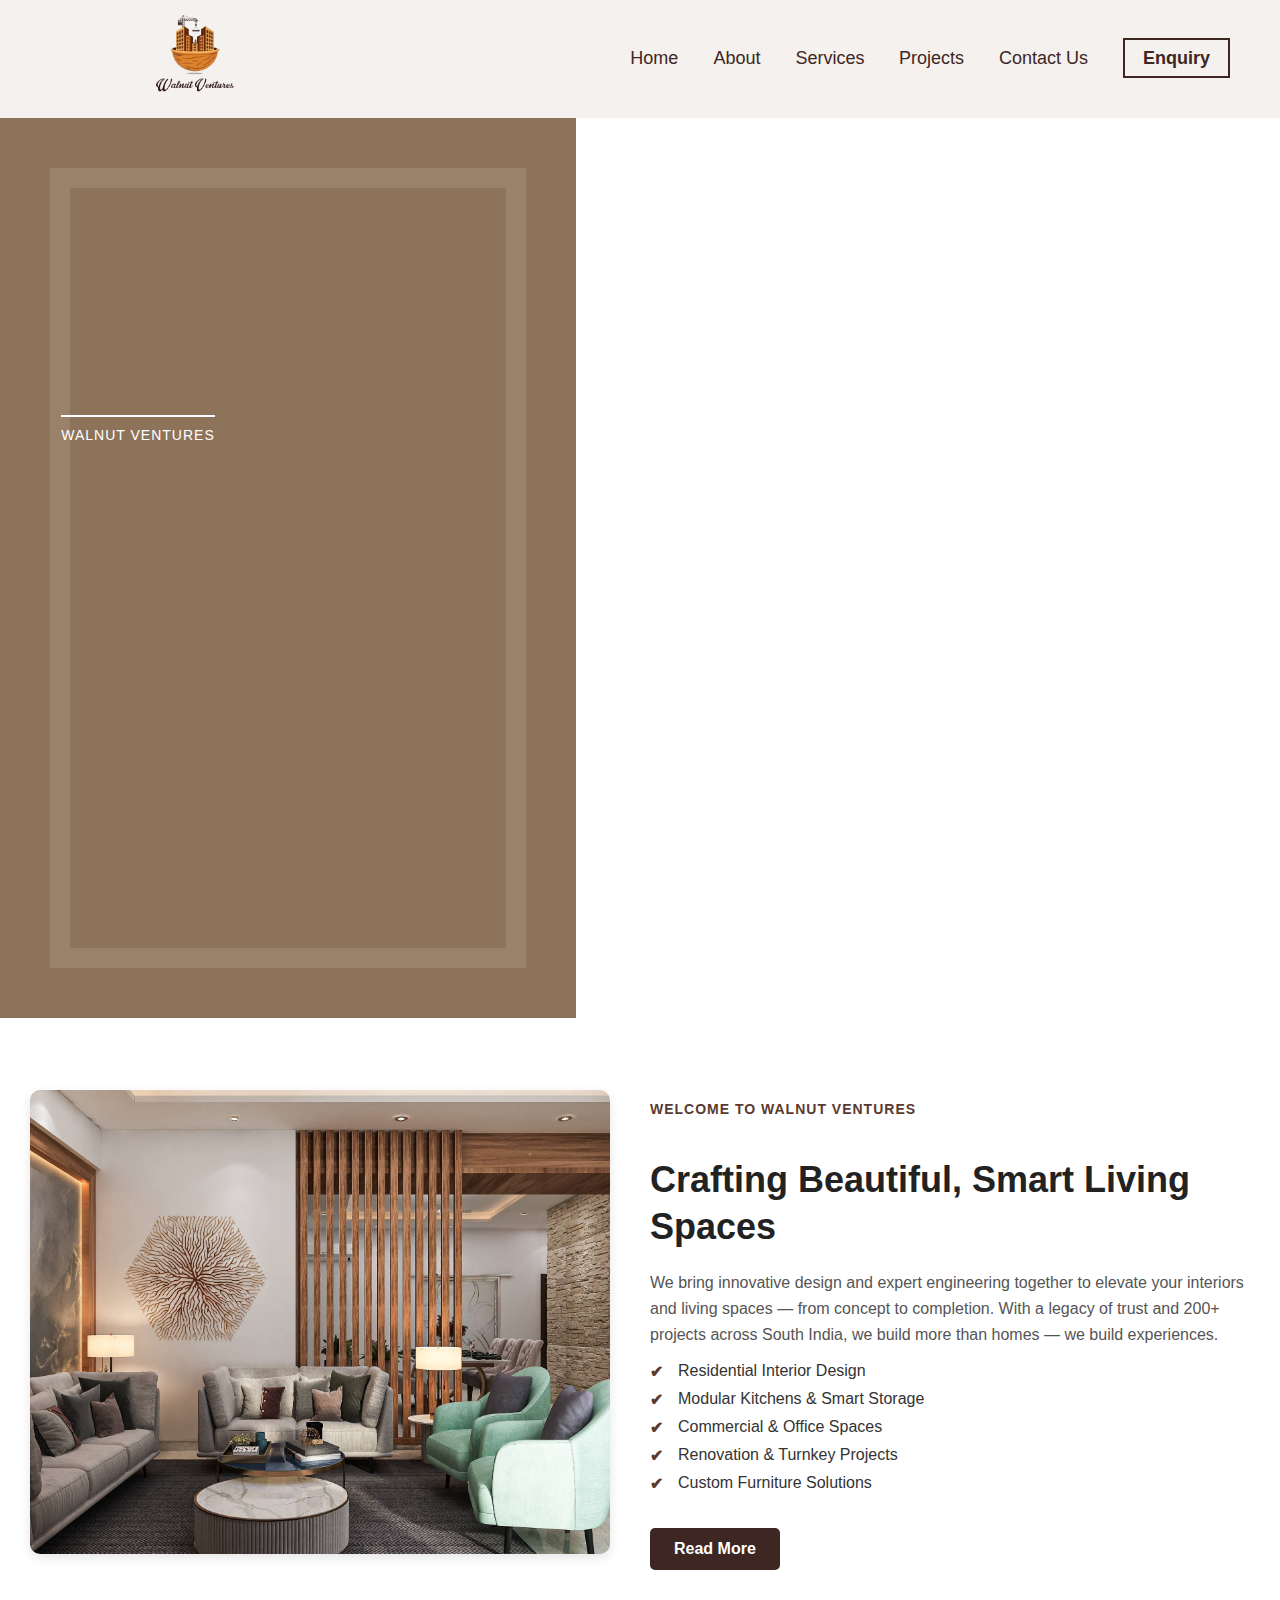
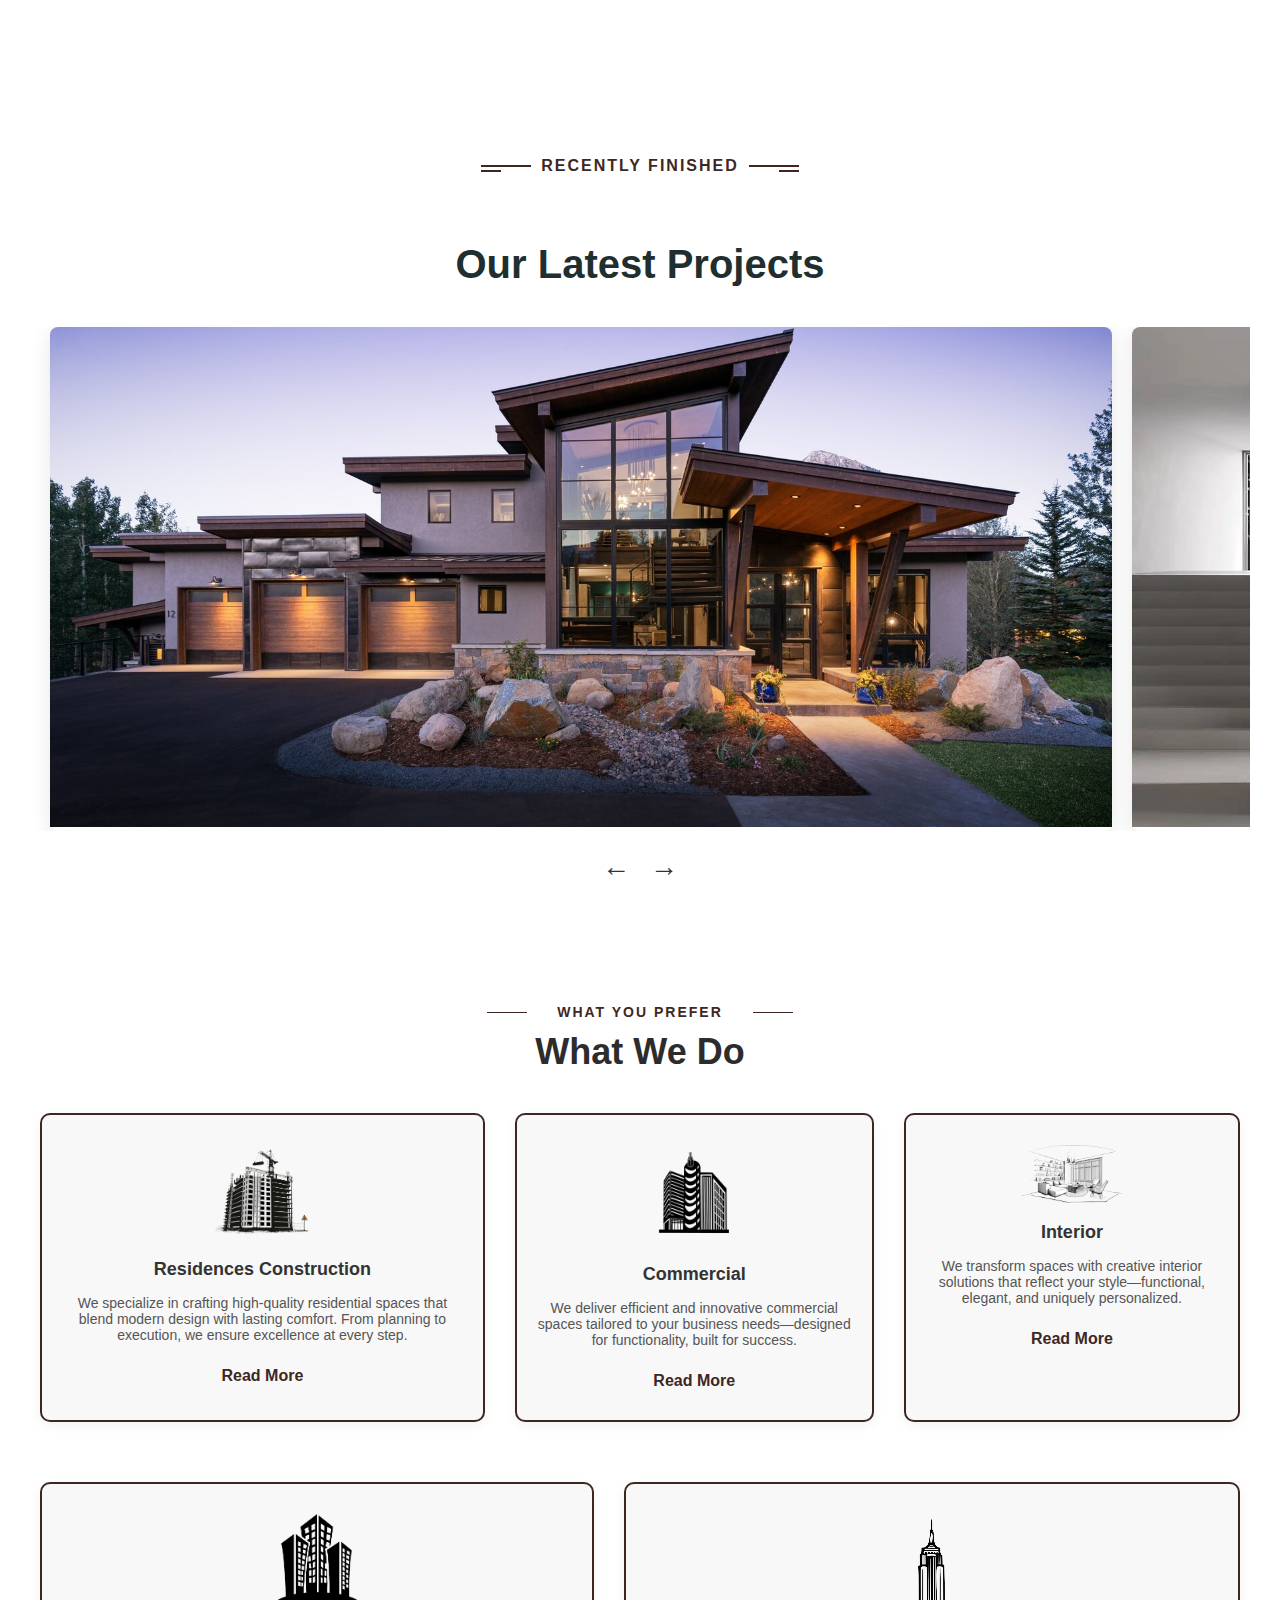
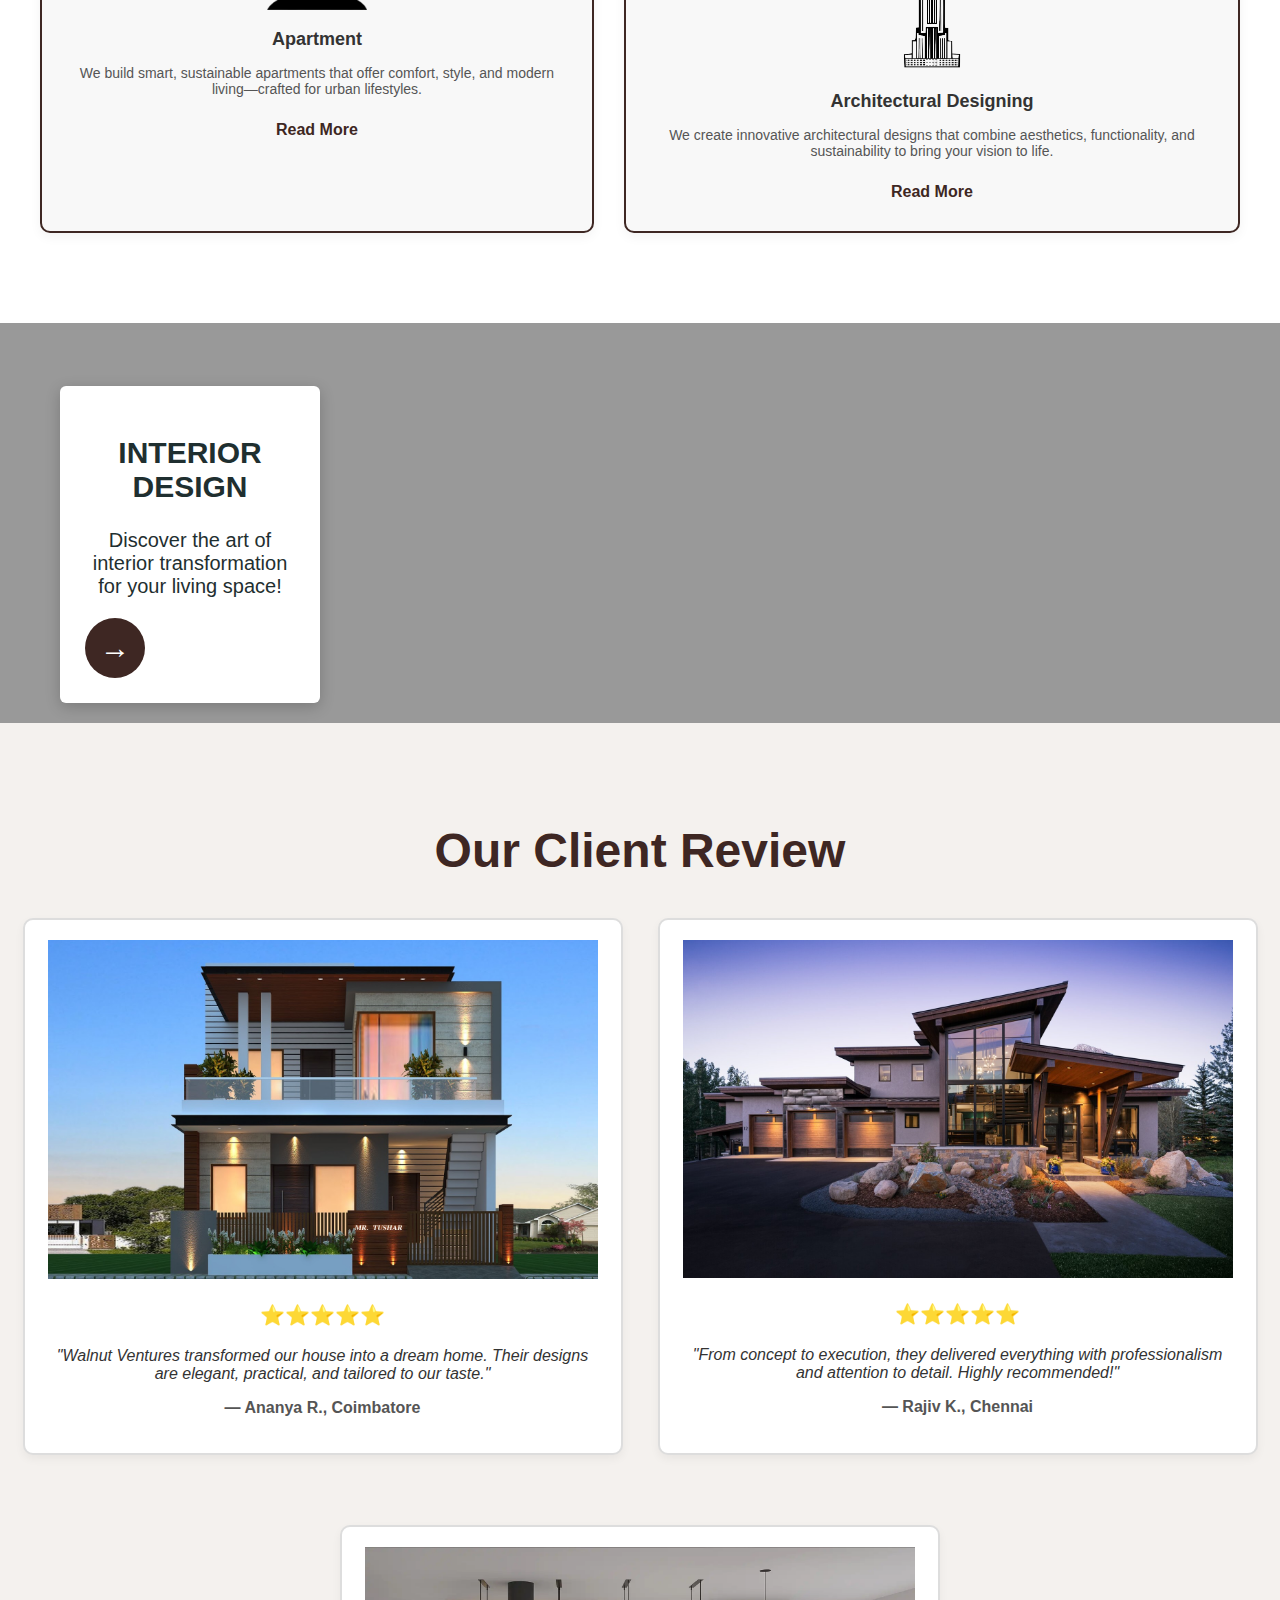
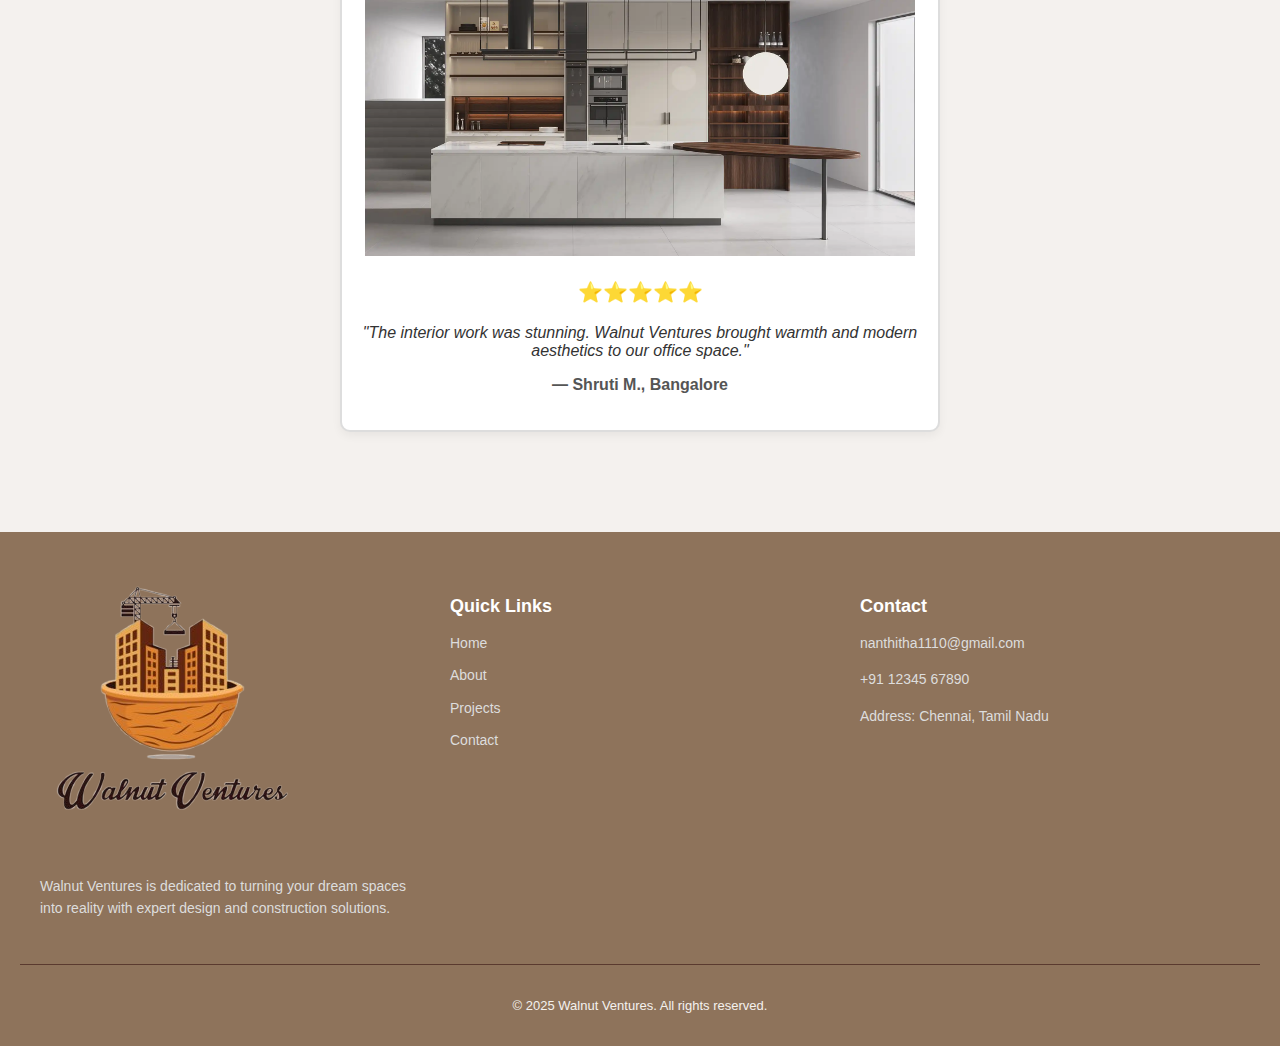
<file: index.html>
<!DOCTYPE html>
<html lang="en">

<head>
    <meta charset="UTF-8">
    <meta name="viewport" content="width=device-width, initial-scale=1.0">
    <link rel="icon" href="/Images/walnut .png">
    <title>Walnut Ventures</title>
    <link rel="stylesheet" href="style.css">
</head>

<body>
    <header class="navbar">
        <div class="logo-container">
            <img src="/Images/walnut .png" alt="logo" class="logo" />

        </div>
        <div class="hamburger" onclick="toggleMenu()">☰</div>
        <nav class="nav-links" id="navLinks">
            <a href="#home">Home </a>
            <a href="about.html">About </a>
            <div class="dropdown">
                <a href="#">Services</a>
                <div class="dropdown-content">
                    <a href="red.html">Residential</a>
                    <a href="com.html">Commercial</a>
                    <a href="Int.html">Interior</a>
                    <a href="arc.html">Architectural Design</a>
                    <a href="turn.html">Turnkey Construction</a>
                </div>
            </div>

            <a href="project.html">Projects </a>
            <a href="contact.html">Contact Us </a>
            <a href="#" class="enquiry-btn" onclick="openPopup()">Enquiry</a>

        </nav>
    </header>
    <section id="home" class="banner">
        <div class="banner">
            <div class="left-section">
                <div class="text-content">
                    <div class="brand">Walnut Ventures</div>
                    <div class="headline">Elevating Homes<br>with Endless<br>Design Possibilities</div>
                    <a href="serives.html" class="btn">KNOW MORE</a>
                </div>
            </div>
            <div class="right-section">
                <img src="/Images/Interior/img1.jpg" alt="Living Room">
            </div>
        </div>
    </section>
    <section class="welcome-section">
        <div class="welcome-container">
            <div class="welcome-image">
                <img src="Images/Interior/img3.jpg" alt="Design 1" class="img1" />

            </div>

            <div class="welcome-content">
                <div class="welcome-heading">
                    <h5>WELCOME TO WALNUT VENTURES</h5>
                </div>


                <h2>Crafting Beautiful, Smart Living Spaces</h2>
                <p>
                    We bring innovative design and expert engineering together to elevate your interiors and
                    living spaces — from concept to completion. With a legacy of trust and 200+ projects across South
                    India,
                    we build more than homes — we build experiences.
                </p>
                <ul class="checklist">
                    <li>Residential Interior Design</li>
                    <li>Modular Kitchens & Smart Storage</li>
                    <li>Commercial & Office Spaces</li>
                    <li>Renovation & Turnkey Projects</li>
                    <li>Custom Furniture Solutions</li>
                </ul>
                <a href="serives.html" class="read-more-btn">Read More</a>
            </div>
        </div>
    </section>
    <!-- Latest Projects Section -->
    <section class="latest-projects">

        <div class="section-title">
            <span class="line left"></span>
            <h5>RECENTLY FINISHED</h5>
            <span class="line right"></span>
        </div>
        <h2 class="section-title">Our Latest Projects</h2>

        <div class="project-carousel">
            <div class="project-card">
                <img src="/Images/Residential/img5.jpg" alt="Modern house " />
                <div class="project-details">
                    <h3>Modern House Construction</h3>
                    <p>Trendy Residences</p>
                    <a href="contact.html" class="quote-btn">Get Free Quote</a>
                </div>
            </div>
            <div class="project-card">
                <img src="/Images/Interior/img6.webp" alt="Modern Kitchen" />
                <div class="project-details">
                    <h3>Modern Kitchen Construction</h3>
                    <p>Innovative Comfort</p>
                    <a href="contact.html" class="quote-btn">Get Free Quote</a>
                </div>
            </div>
            <div class="project-card">
                <img src="/Images/Interior/img2.jpg" alt="Modern Kitchen" />
                <div class="project-details">
                    <h3>Interior and Exterior</h3>
                    <p>Integrated Design</p>
                    <a href="contact.html" class="quote-btn">Get Free Quote</a>
                </div>
            </div>


        </div>

        <!-- Navigation Arrows -->
        <div class="carousel-controls">
            <span class="arrow prev">&#8592;</span>
            <span class="arrow next">&#8594;</span>
        </div>
    </section>

    <section class="services">
        <div class="service-title">
            <h5><span>WHAT YOU PREFER</span></h5>
            <h2>What We Do</h2>
        </div>

        <div class="services-grid">
            <div class="row">
                <div class="service-card">
                    <img src="/Images/red.png" alt="Icon">
                    <h3>Residences Construction</h3>
                    <p>We specialize in crafting high-quality residential spaces that blend modern design with lasting
                        comfort. From planning to execution, we ensure excellence at every step.</p>
                    <a href="red.html">Read More</a>
                </div>

                <div class="service-card">
                    <img src="/Images/off.png" alt="Icon">
                    <h3>Commercial</h3>
                    <p>We deliver efficient and innovative commercial spaces tailored to your business needs—designed
                        for functionality, built for success.</p>

                    <a href="com.html">Read More</a>
                </div>
                <div class="service-card">
                    <img src="/Images/interior.png" alt="Icon">
                    <h3>Interior</h3>
                    <p>We transform spaces with creative interior solutions that reflect your style—functional, elegant,
                        and uniquely personalized.</p>

                    <a href="Int.html">Read More</a>
                </div>
            </div>
            <div class="row row-2">
                <div class="service-card">
                    <img src="/Images/apart.png" alt="Icon">
                    <h3>Apartment</h3>
                    <p>We build smart, sustainable apartments that offer comfort, style, and modern living—crafted for
                        urban lifestyles.</p>

                    <a href="turn.html">Read More</a>
                </div>
                <div class="service-card">
                    <img src="/Images/arc.png" alt="Icon">
                    <h3>Architectural Designing</h3>
                    <p>We create innovative architectural designs that combine aesthetics, functionality, and
                        sustainability to bring your vision to life.</p>

                    <a href="arc.html">Read More</a>
                </div>
            </div>


        </div>
    </section>
    <section class="parallax-section">
        <div class="parallax-content">
            <h2>INTERIOR DESIGN</h2>
            <p>Discover the art of interior transformation for your living space!</p>
            <a href="Int.html" class="arrow-button">
                <span class="arrow-int">&rarr;</span>
            </a>

        </div>

        </div>

    </section>
    <section class="client-review">
        <div class="review-title">

            <h2>Our Client Review</h2>
        </div>
        <div class="review-row">
            <div class="review-card">
                <img src="/Images/Residential/red1.jpg" alt="red">
                <p class="stars">⭐⭐⭐⭐⭐</p>
                <p class="quote">"Walnut Ventures transformed our house into a dream home. Their designs are elegant,
                    practical, and tailored to our taste."</p>
                <p class="client-name">— Ananya R., Coimbatore</p>
            </div>
            <div class="review-card">
                <img src="/Images/Residential/img5.jpg" alt="pic">
                <p class="stars">⭐⭐⭐⭐⭐</p>
                <p class="quote">"From concept to execution, they delivered everything with professionalism and
                    attention to
                    detail. Highly recommended!"</p>
                <p class="client-name">— Rajiv K., Chennai</p>
            </div>

            <div class="review-card">
                <img src="/Images/Interior/img6.webp" alt="int">
                <p class="stars">⭐⭐⭐⭐⭐</p>
                <p class="quote">"The interior work was stunning. Walnut Ventures brought warmth and modern aesthetics
                    to
                    our office space."</p>
                <p class="client-name">— Shruti M., Bangalore</p>
            </div>
        </div>
    </section>
    <!--footer-->
    <footer class="footer">
        <div class="footer-container">
            <div class="footer-column">
                <img src="/Images/walnut .png" alt="logo">
                <p>Walnut Ventures is dedicated to turning your dream spaces into reality with expert design and
                    construction solutions.</p>
            </div>

            <div class="footer-column">
                <h4>Quick Links</h4>
                <ul>
                    <li><a href="#">Home</a></li>
                    <li><a href="about.html">About</a></li>
                    <li><a href="project.html">Projects</a></li>
                    <li><a href="contact.html">Contact</a></li>
                </ul>
            </div>

            <div class="footer-column">
                <h4>Contact</h4>
                <p><a href="mailto:nanthitha1110@gmail.com.com">nanthitha1110@gmail.com</a></p>
                <p><a href="tel:+911234567890">+91 12345 67890</a></p>
                <p>Address: Chennai, Tamil Nadu</p>
            </div>
        </div>
        <div class="footer-bottom">
            <p>© 2025 Walnut Ventures. All rights reserved.</p>
        </div>
    </footer>
<!--Enquiry popup-->
<div class="popup-overlay" id="enquiryPopup">
  <div class="popup-box">
    <span class="close-btn" onclick="closePopup()">×</span>
    
    <div class="popup-content">
      <!-- Left Section -->
      <div class="popup-left">
        <h2>Do you have a <span class="highlight">Questions?</span></h2>
        <p>
          We proudly serve clients across the greater Seattle area and beyond. To learn more about our services or to discuss your next project, feel free to contact us!
        </p>
        <img src="/Images/enquiry.png" alt="Get in Touch">
      </div>

      <!-- Right Section -->
      <div class="popup-right">
        <h2>Quick <span class="highlight">Enquiry</span></h2>
        <!-- 📩 FormSubmit integrated form -->
        <form action="https://formsubmit.co/95475e66bd7dac9addb08b57b6e6d121" method="POST">
          <!-- Hidden config -->
          <input type="hidden" name="_captcha" value="false">
          <input type="hidden" name="_next" value="thanks.html">
          <input type="hidden" name="_template" value="table">

          <!-- User fields -->
          <input type="text" name="name" placeholder="Enter Your Name" required>
          <input type="email" name="email" placeholder="Enter Your Email" required>
          <input type="tel" name="phone" placeholder="Enter Phone Number" required>

          <select name="service" required>
            <option value="">Services</option>
            <option value="Construction">Construction</option>
            <option value="Interior">Interior</option>
            <option value="Renovation">Renovation</option>
          </select>

          <textarea name="message" placeholder="Your Message" rows="4" required></textarea>

          <label><input type="checkbox" required> I'm not a robot</label>
          <button type="submit">Submit</button>
        </form>
      </div>
    </div>
  </div>
</div>



    <script src="script.js"></script>
</body>

</html>
</file>
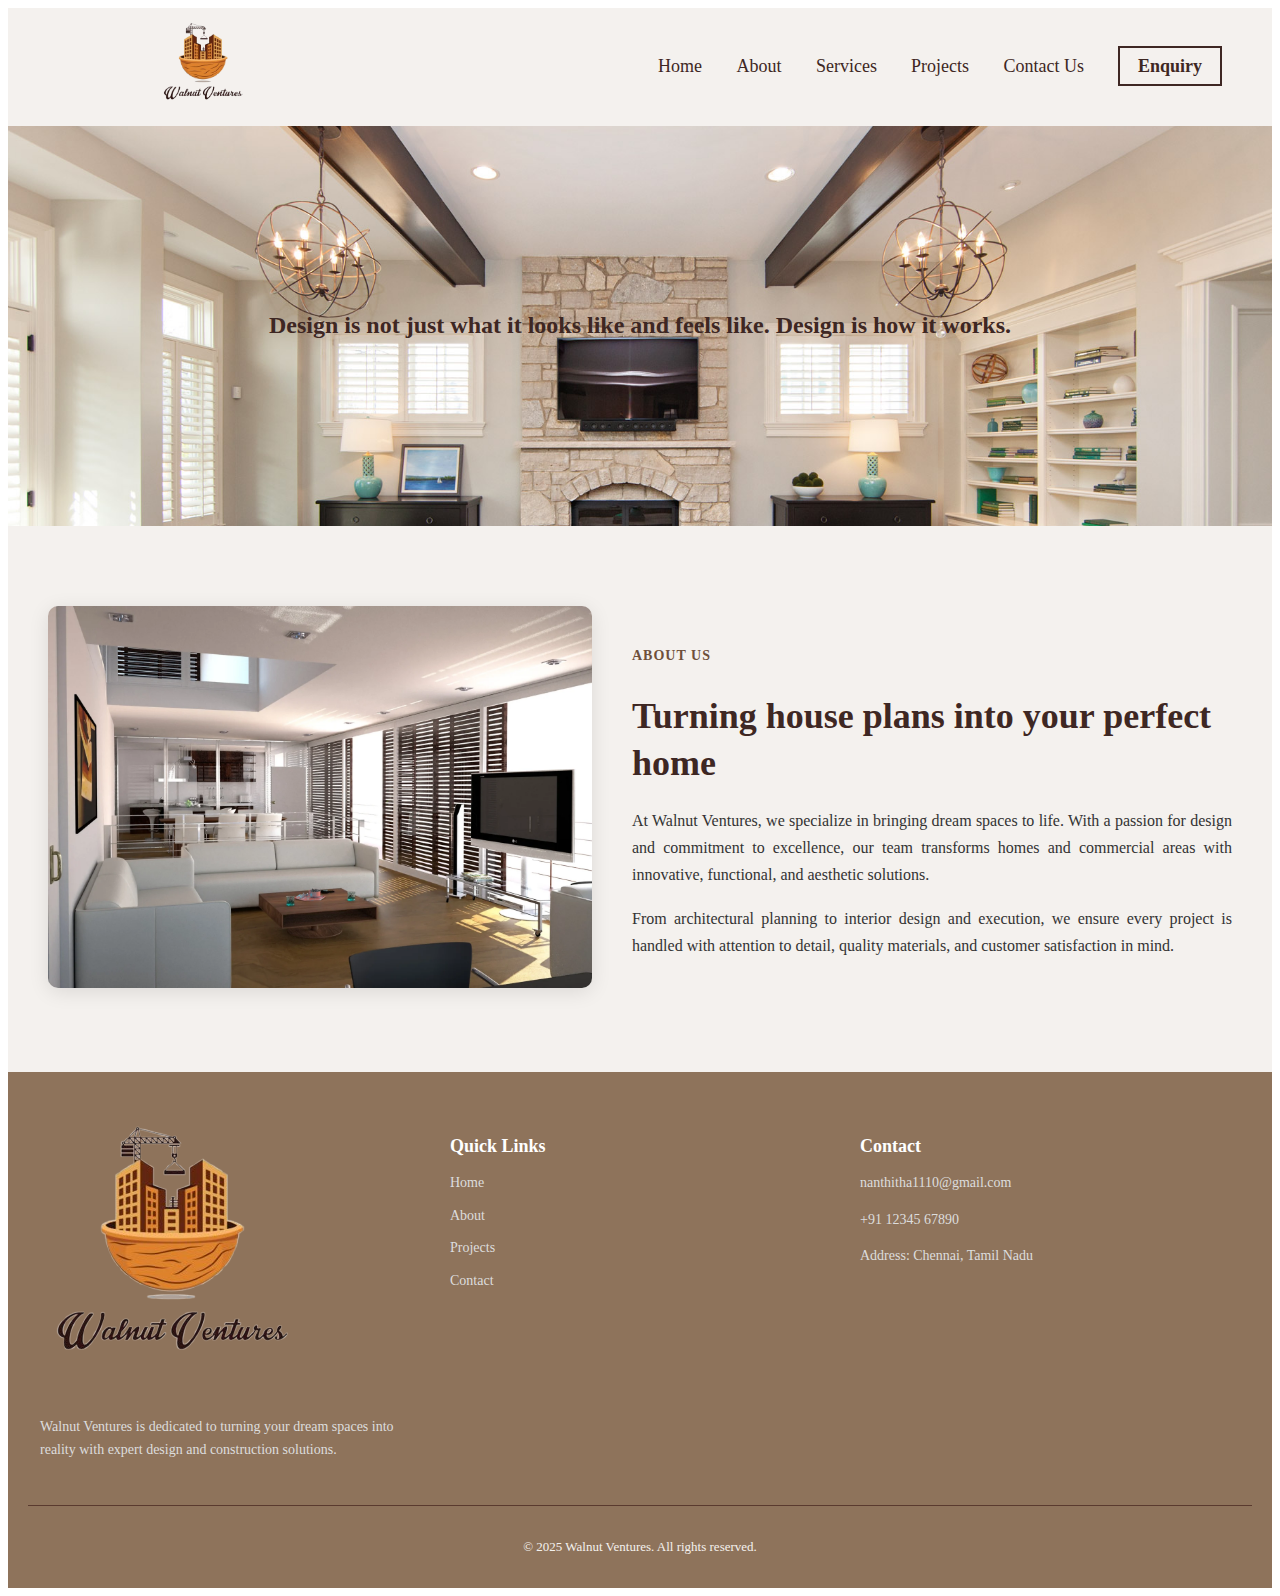
<file: about.html>
<!DOCTYPE html>
<html lang="en">
<head>
    <meta charset="UTF-8">
    <meta name="viewport" content="width=device-width, initial-scale=1.0">
    <link rel="icon" href="/Images/walnut .png">
    <title>About</title>
    <link rel="stylesheet" href="about.css">
</head>
<body>
    <header class="navbar">
        <div class="logo-container">
            <img src="/Images/walnut .png" alt="logo" class="logo" />

        </div>
        <div class="hamburger" onclick="toggleMenu()">☰</div>
        <nav class="nav-links" id="navLinks">
            <a href="index.html">Home </a>
            <a href="#">About </a>
            <div class="dropdown">
                <a href="#">Services</a>
                <div class="dropdown-content">
                    <a href="red.html">Residential</a>
                    <a href="com.html">Commercial</a>
                    <a href="Int.html">Interior</a>
                    <a href="arc.html">Architectural Design</a>
                    <a href="turn.html">Turnkey Construction</a>
                </div>
            </div>
            <a href="project.html">Projects </a>
            <a href="contact.html">Contact Us</a>
            <a href="#" class="enquiry-btn"onclick="openPopup()">Enquiry</a>

        </nav>
    </header>
    <section class="about-parallax">
  <div class="breadcrumb">
    <h2>Design is not just what it looks like and feels like. Design is how it works.</h2>
    
    
  </div>
</section>
<section id="about" class="about-section">
    <div class="about-image">
        <img src="/Images/Interior/img4.webp" alt="about">
    </div>
  
  <div class="about-container">
    <div class="about-heading">
    <h5>About Us</h5>
    </div>
    <h2>Turning house plans into your perfect home</h2>
    <p>At Walnut Ventures, we specialize in bringing dream spaces to life. With a passion for design and commitment to excellence, our team transforms homes and commercial areas with innovative, functional, and aesthetic solutions.</p>
    <p>From architectural planning to interior design and execution, we ensure every project is handled with attention to detail, quality materials, and customer satisfaction in mind.</p>
  </div>
</section>
 <!--footer-->
    <footer class="footer">
  <div class="footer-container">
    <div class="footer-column">
      <img src="/Images/walnut .png" alt="logo">
      <p>Walnut Ventures is dedicated to turning your dream spaces into reality with expert design and construction solutions.</p>
    </div>

    <div class="footer-column">
      <h4>Quick Links</h4>
      <ul>
        <li><a href="index.html">Home</a></li>
        <li><a href="about.html">About</a></li>
        <li><a href="project.html">Projects</a></li>
        <li><a href="contact.html">Contact</a></li>
      </ul>
    </div>

    <div class="footer-column">
      <h4>Contact</h4>
      <p><a href="mailto:nanthitha1110@gmail.com.com">nanthitha1110@gmail.com</a></p>
      <p><a href="tel:+911234567890">+91 12345 67890</a></p>
      <p>Address: Chennai, Tamil Nadu</p>
    </div>
  </div>
  <div class="footer-bottom">
    <p>© 2025 Walnut Ventures. All rights reserved.</p>
  </div>
</footer>
<!--Enquiry popup-->
<div class="popup-overlay" id="enquiryPopup">
  <div class="popup-box">
    <span class="close-btn" onclick="closePopup()">×</span>
    
    <div class="popup-content">
      <!-- Left Section -->
      <div class="popup-left">
        <h2>Do you have a <span class="highlight">Questions?</span></h2>
        <p>
          We proudly serve clients across the greater Seattle area and beyond. To learn more about our services or to discuss your next project, feel free to contact us!
        </p>
        <img src="/Images/enquiry.png" alt="Get in Touch">
      </div>

      <!-- Right Section -->
      <div class="popup-right">
        <h2>Quick <span class="highlight">Enquiry</span></h2>
        <!-- 📩 FormSubmit integrated form -->
        <form action="https://formsubmit.co/95475e66bd7dac9addb08b57b6e6d121" method="POST">
          <!-- Hidden config -->
          <input type="hidden" name="_captcha" value="false">
          <input type="hidden" name="_next" value="thanks.html">
          <input type="hidden" name="_template" value="table">

          <!-- User fields -->
          <input type="text" name="name" placeholder="Enter Your Name" required>
          <input type="email" name="email" placeholder="Enter Your Email" required>
          <input type="tel" name="phone" placeholder="Enter Phone Number" required>

          <select name="service" required>
            <option value="">Services</option>
            <option value="Construction">Construction</option>
            <option value="Interior">Interior</option>
            <option value="Renovation">Renovation</option>
          </select>

          <textarea name="message" placeholder="Your Message" rows="4" required></textarea>

          <label><input type="checkbox" required> I'm not a robot</label>
          <button type="submit">Submit</button>
        </form>
      </div>
    </div>
  </div>
</div>


<script src="script.js"></script>
</body>
</html>
</file>
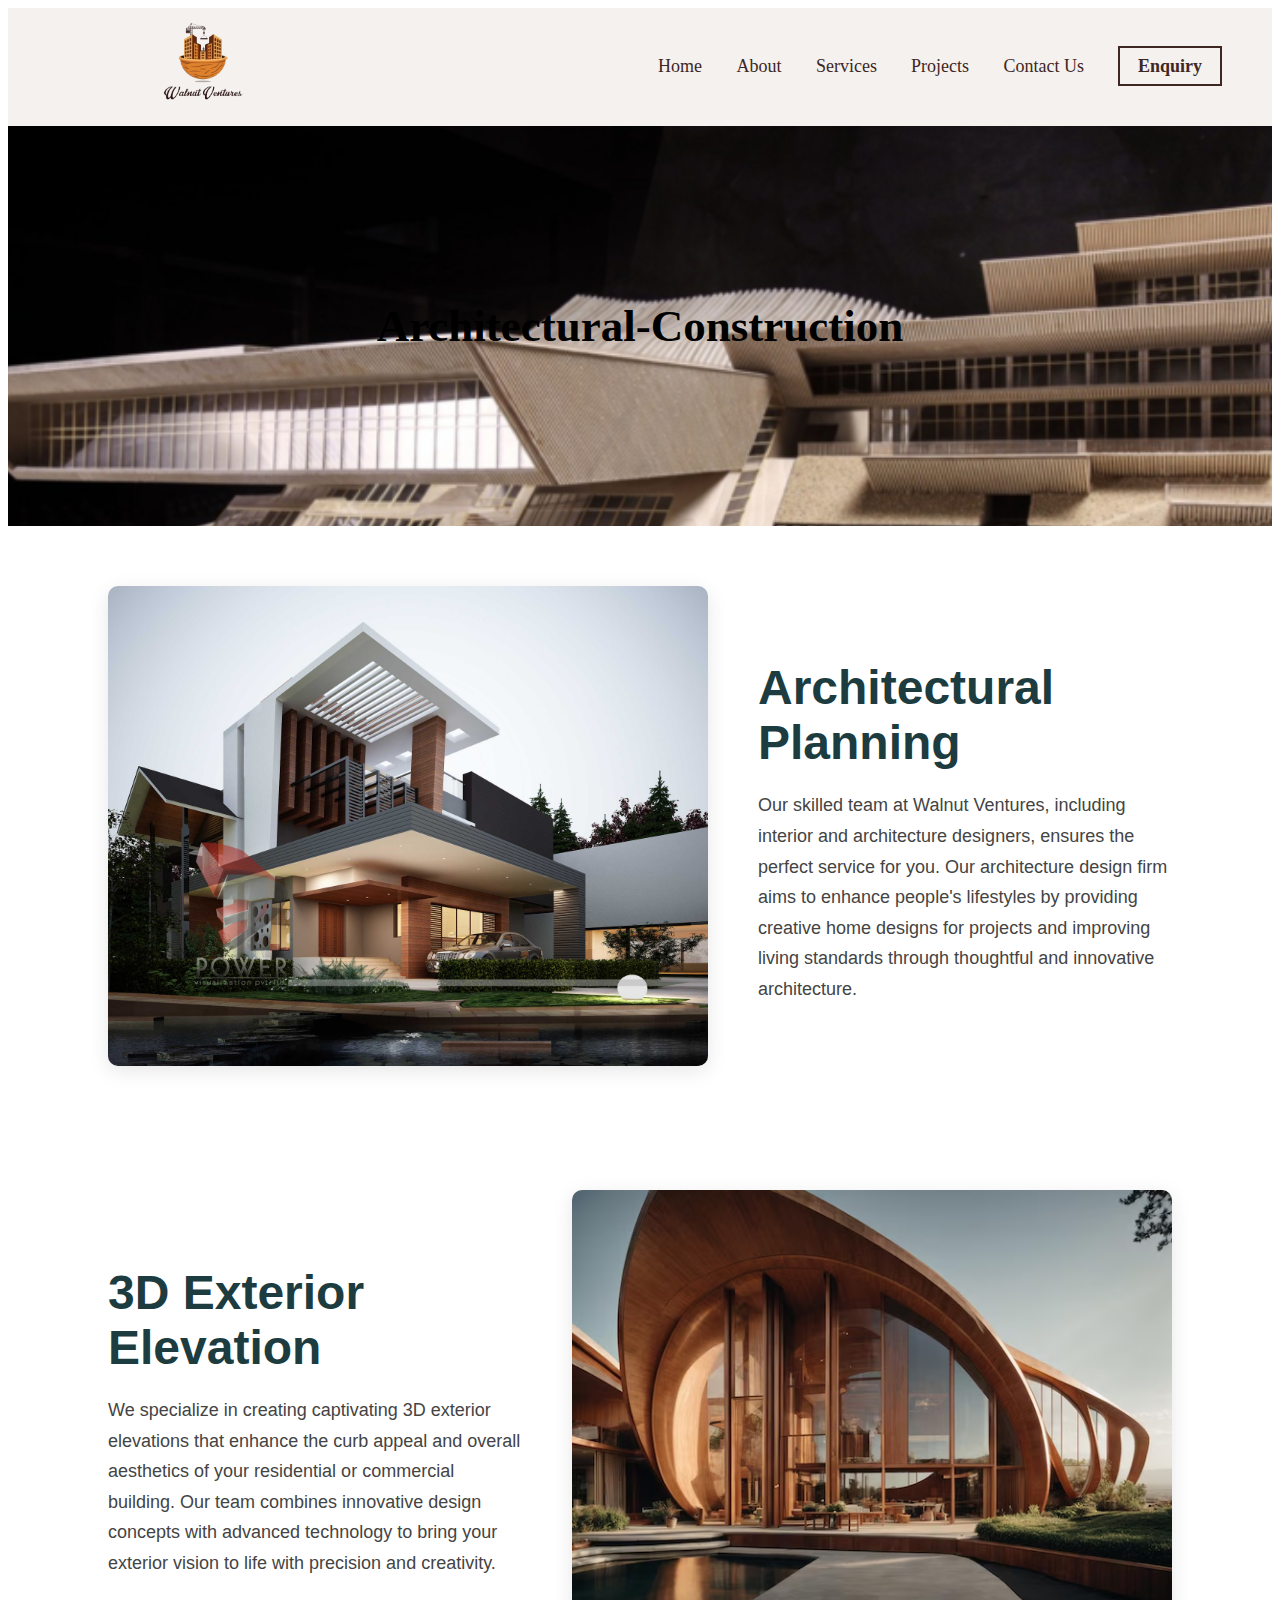
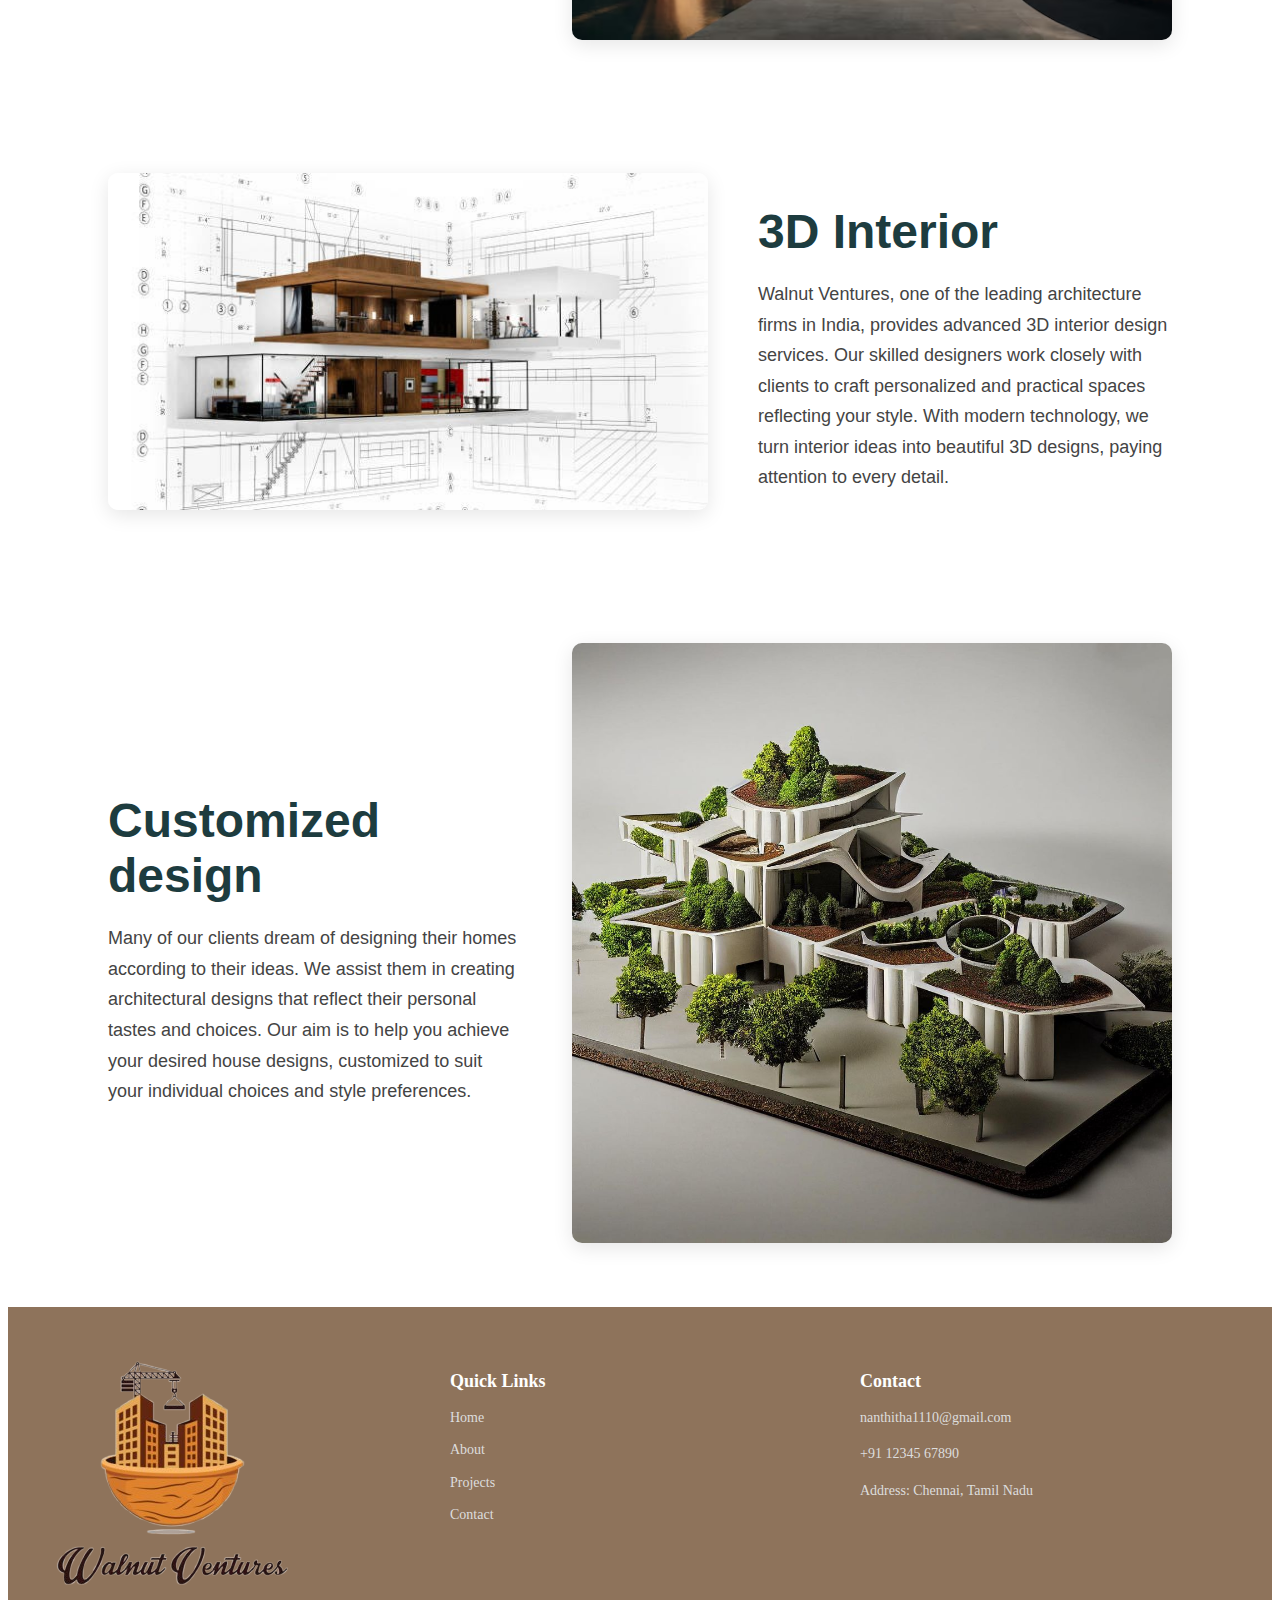
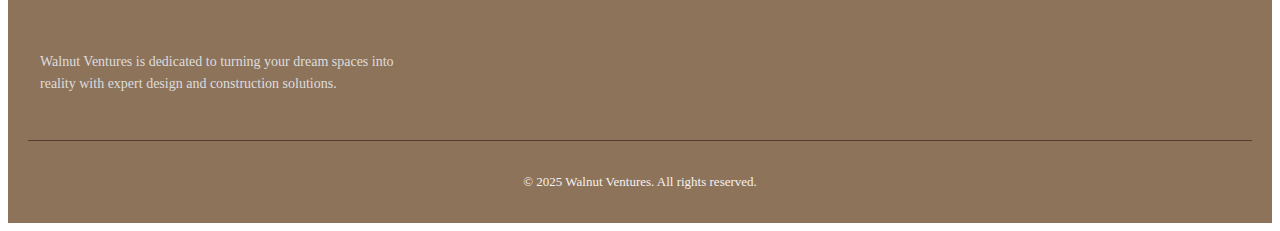
<file: arc.html>
<!DOCTYPE html>
<html lang="en">
<head>
    <meta charset="UTF-8">
    <meta name="viewport" content="width=device-width, initial-scale=1.0">
    <link rel="icon" href="/Images/walnut .png">
    <title>Architectural Design</title>
    <link rel="stylesheet" href="arc.css">
</head>
<body>
    <header class="navbar">
        <div class="logo-container">
            <img src="/Images/walnut .png" alt="logo" class="logo" />

        </div>
        <div class="hamburger" onclick="toggleMenu()">☰</div>
        <nav class="nav-links" id="navLinks">
            <a href="index.html">Home </a>
            <a href="about.html">About </a>
            <div class="dropdown">
                <a href="#">Services</a>
                <div class="dropdown-content">
                    <a href="red.html">Residential</a>
                    <a href="com.html">Commercial</a>
                    <a href="Int.html">Interior</a>
                    <a href="arc.html">Architectural Design</a>
                    <a href="turn.html">Turnkey Construction</a>
                </div>
            </div>
            <a href="project.html">Projects </a>
            <a href="contact.html">Contact Us</a>
            <a href="#" class="enquiry-btn" onclick="openPopup()">Enquiry</a>

        </nav>
    </header>
    <section class="arc-parallax">
        <div class="breadcrumb">
            <h2>Architectural-Construction</h2>
        </div>
    </section>
    <section class="architectural-section">
  <div class="architectural-container">
    <!-- Left Image -->
    <div class="architectural-image">
      <img src="Images/Archite/arc1.JPG" alt="architectural Construction">
    </div>

    <!-- Right Content -->
    <div class="architectural-content">
      <h2>Architectural Planning</h2>
      <p>
        Our skilled team at Walnut Ventures, including interior and architecture designers, 
        ensures the perfect service for you. Our architecture design firm aims to enhance 
        people's lifestyles by providing creative home designs for projects and improving 
        living standards through thoughtful and innovative architecture.
      </p>
      
    </div>
  </div>
</section>
<section class="exterior-apartments">
    <div class="exterior-container">
        <!--left content-->
        <div class="exterior-content">
            <h2>3D Exterior Elevation</h2>
            <p>
               We specialize in creating captivating 3D exterior elevations that enhance
                the curb appeal and overall aesthetics of your residential or commercial building. 
                Our team combines innovative design concepts with advanced technology to bring your 
                exterior vision to life with precision and creativity.
            </p>
        </div>
        <!-- right Image -->
    <div class="exterior-image">
      <img src="Images/Archite/arc2.avif" alt="Commercial Construction">
    </div>
    </div>
</section>
<section class="interior-section">
  <div class="interior-container">
    <!-- Left Image -->
    <div class="interior-image">
      <img src="Images/Archite/arc5.jpg" alt="Commercial Construction">
    </div>

    <!-- Right Content -->
    <div class="interior-content">
      <h2>3D Interior</h2>
      <p>
        Walnut Ventures, one of the leading architecture firms in India, 
        provides advanced 3D interior design services. Our skilled designers 
        work closely with clients to craft personalized and practical spaces 
        reflecting your style. With modern technology, we turn interior ideas 
        into beautiful 3D designs, paying attention to every detail.
      </p>
      
    </div>
  </div>
</section>
<!-- custom -->
<section class="custom-apartments">
    <div class="custom-container">
        <!--left content-->
        <div class="custom-content">
            <h2>Customized design</h2>
            <p>
               Many of our clients dream of designing their homes according to their ideas. 
               We assist them in creating architectural designs that reflect their personal tastes and choices. 
               Our aim is to help you achieve your desired house designs, customized to suit your individual 
               choices and style preferences.
            </p>
        </div>
        <!-- right Image -->
    <div class="custom-image">
      <img src="Images/Archite/arc3.jpg" alt="Commercial Construction">
    </div>
    </div>
</section>
<!--footer-->
    <footer class="footer">
        <div class="footer-container">
    <div class="footer-column">
      <img src="/Images/walnut .png" alt="logo">
      <p>Walnut Ventures is dedicated to turning your dream spaces into reality with expert design and construction solutions.</p>
    </div>
    <div class="footer-column">
      <h4>Quick Links</h4>
      <ul>
        <li><a href="index.html">Home</a></li>
        <li><a href="about.html">About</a></li>
        <li><a href="project.html">Projects</a></li>
        <li><a href="contact.html">Contact</a></li>
      </ul>
    </div>
<div class="footer-column">
      <h4>Contact</h4>
      <p><a href="mailto:nanthitha1110@gmail.com.com">nanthitha1110@gmail.com</a></p>
      <p><a href="tel:+911234567890">+91 12345 67890</a></p>
      <p>Address: Chennai, Tamil Nadu</p>
    </div>
  </div>
  <div class="footer-bottom">
    <p>© 2025 Walnut Ventures. All rights reserved.</p>
  </div>
  
</footer>
<!--Enquiry popup-->
<div class="popup-overlay" id="enquiryPopup">
  <div class="popup-box">
    <span class="close-btn" onclick="closePopup()">×</span>
    
    <div class="popup-content">
      <!-- Left Section -->
      <div class="popup-left">
        <h2>Do you have a <span class="highlight">Questions?</span></h2>
        <p>
          We proudly serve clients across the greater Seattle area and beyond. To learn more about our services or to discuss your next project, feel free to contact us!
        </p>
        <img src="/Images/enquiry.png" alt="Get in Touch">
      </div>

      <!-- Right Section -->
      <div class="popup-right">
        <h2>Quick <span class="highlight">Enquiry</span></h2>
        <!-- 📩 FormSubmit integrated form -->
        <form action="https://formsubmit.co/95475e66bd7dac9addb08b57b6e6d121" method="POST">
          <!-- Hidden config -->
          <input type="hidden" name="_captcha" value="false">
          <input type="hidden" name="_next" value="thanks.html">
          <input type="hidden" name="_template" value="table">

          <!-- User fields -->
          <input type="text" name="name" placeholder="Enter Your Name" required>
          <input type="email" name="email" placeholder="Enter Your Email" required>
          <input type="tel" name="phone" placeholder="Enter Phone Number" required>

          <select name="service" required>
            <option value="">Services</option>
            <option value="Construction">Construction</option>
            <option value="Interior">Interior</option>
            <option value="Renovation">Renovation</option>
          </select>

          <textarea name="message" placeholder="Your Message" rows="4" required></textarea>

          <label><input type="checkbox" required> I'm not a robot</label>
          <button type="submit">Submit</button>
        </form>
      </div>
    </div>
  </div>
</div>
<script src="script.js"></script>
</body>
</html>
</file>
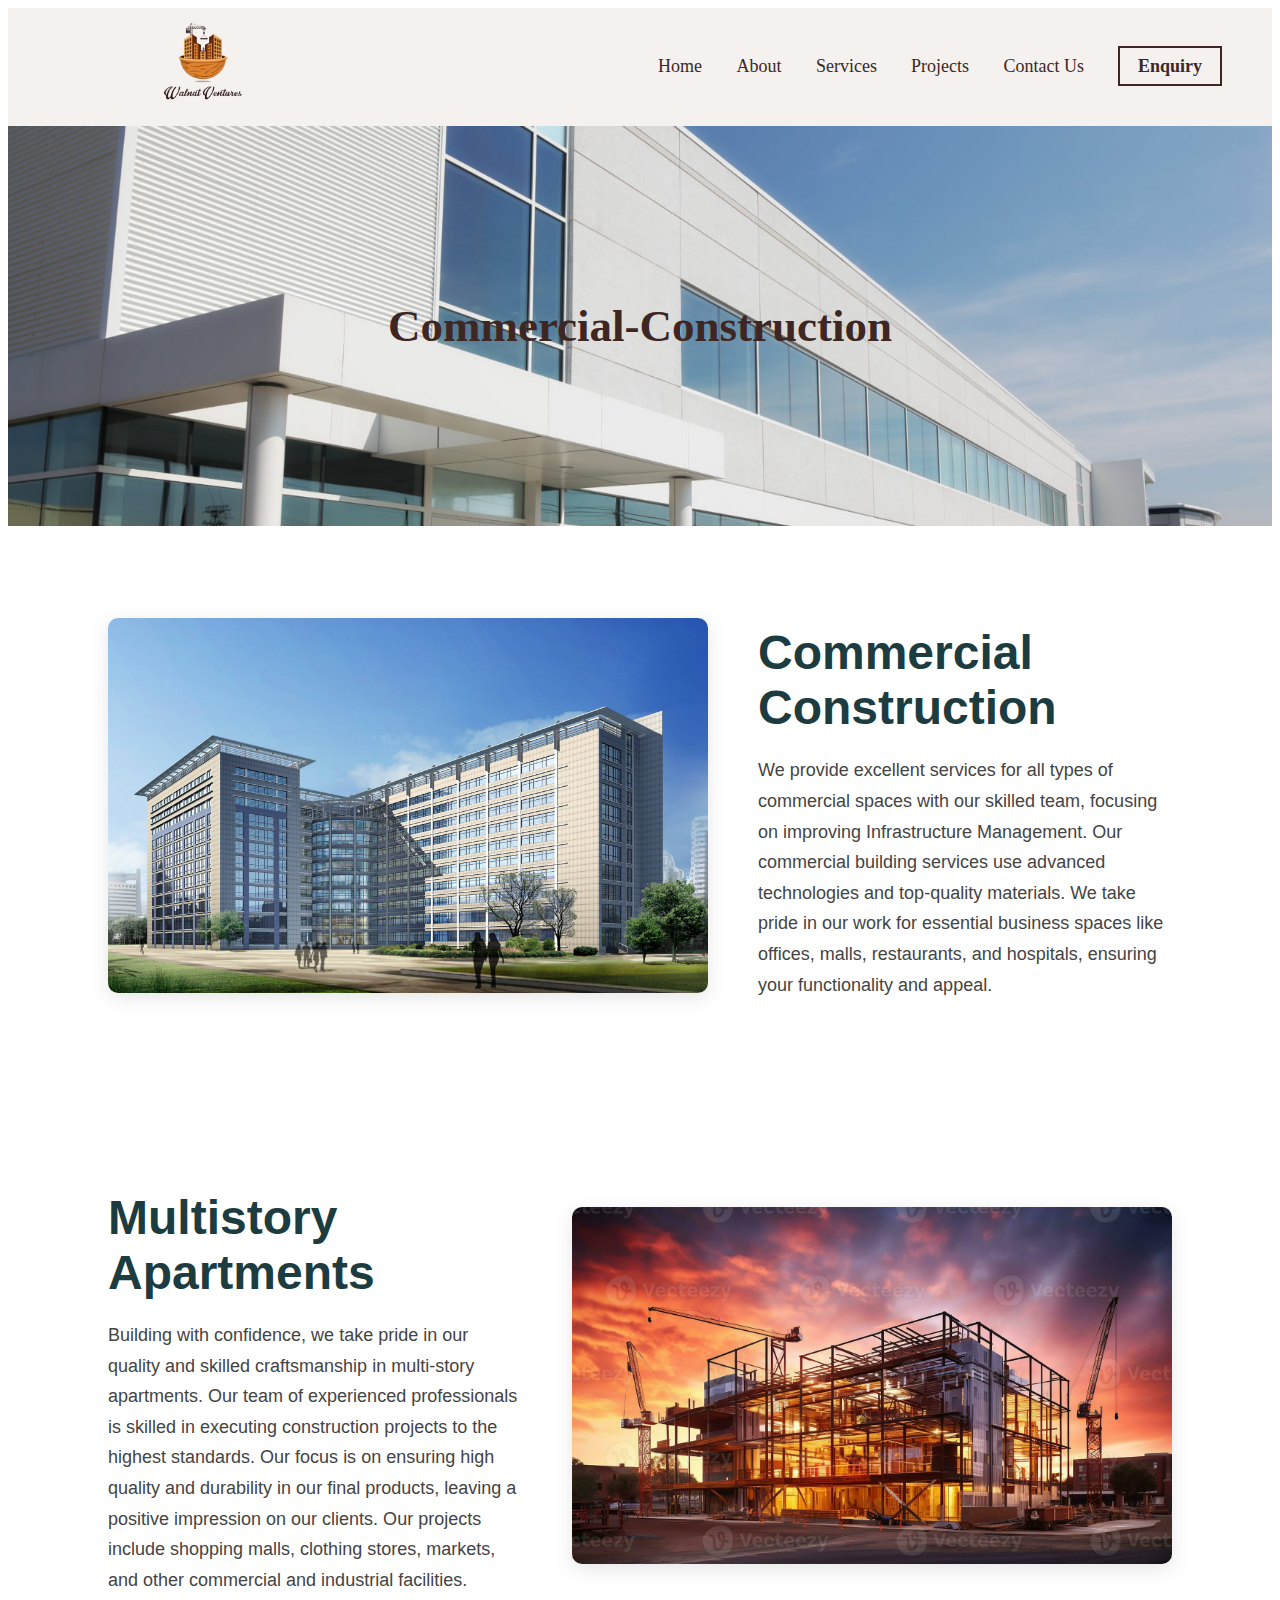
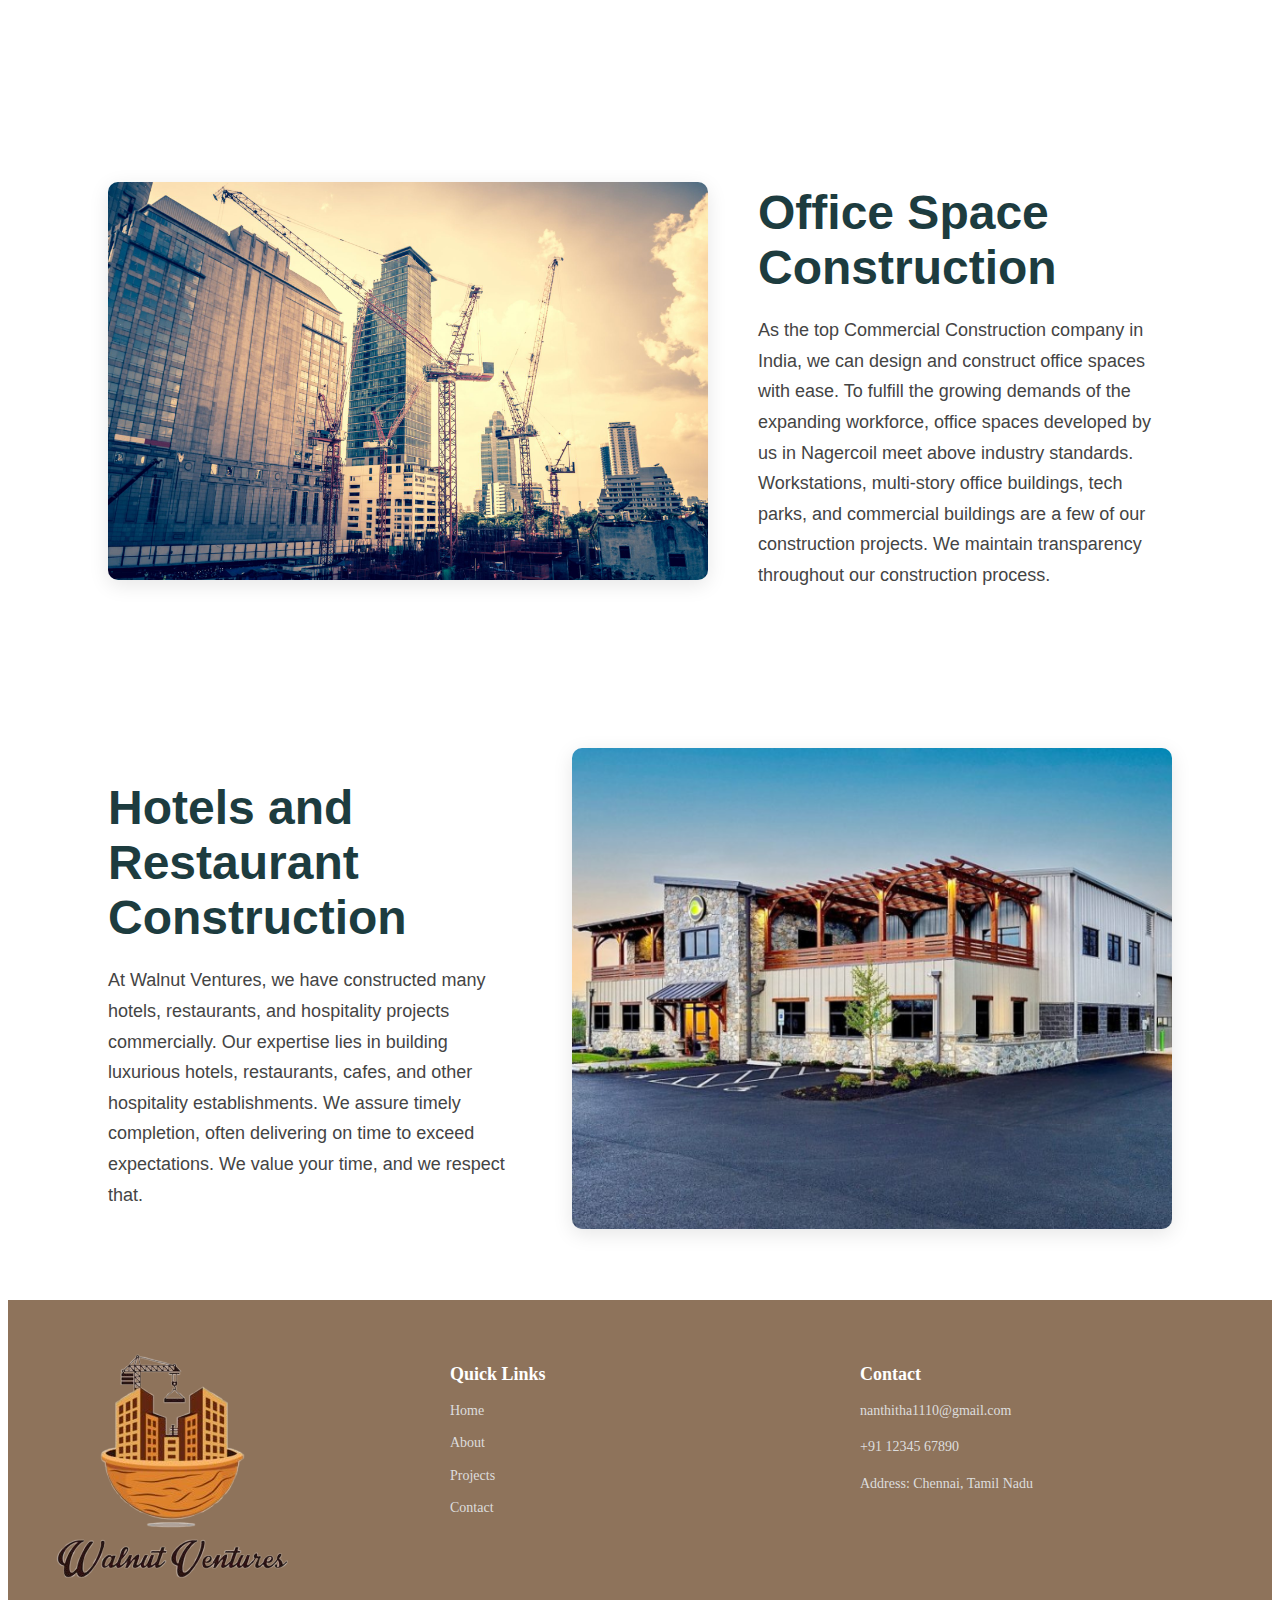
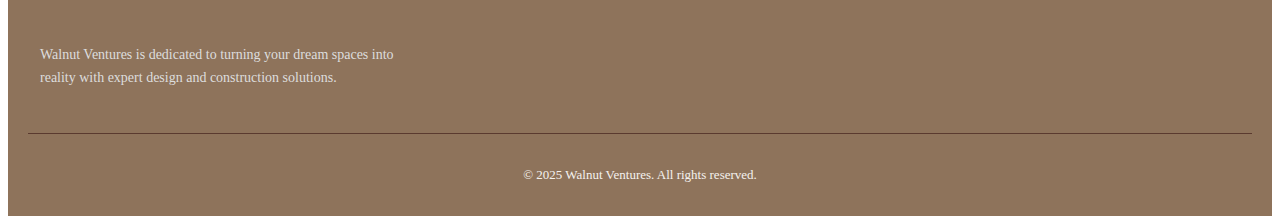
<file: com.html>
<!DOCTYPE html>
<html lang="en">
<head>
    <meta charset="UTF-8">
    <meta name="viewport" content="width=device-width, initial-scale=1.0">
    <link rel="icon" href="/Images/walnut .png">
    <title>Commercial</title>
    <link rel="stylesheet" href="com.css">
</head>
<body>
    <header class="navbar">
        <div class="logo-container">
            <img src="/Images/walnut .png" alt="logo" class="logo" />

        </div>
        <div class="hamburger" onclick="toggleMenu()">☰</div>
        <nav class="nav-links" id="navLinks">
            <a href="index.html">Home </a>
            <a href="about.html">About </a>
            <div class="dropdown">
                <a href="#">Services</a>
                <div class="dropdown-content">
                    <a href="red.html">Residential</a>
                    <a href="com.html">Commercial</a>
                    <a href="Int.html">Interior</a>
                    <a href="arc.html">Architectural Design</a>
                    <a href="turn.html">Turnkey Construction</a>
                </div>
            </div>
            <a href="project.html">Projects </a>
            <a href="contact.html">Contact Us</a>
            <a href="" class="enquiry-btn" onclick="openPopup()">Enquiry</a>

        </nav>
    </header>
    <section class="com-parallax">
        <div class="breadcrumb">
            <h2>Commercial-Construction</h2>
        </div>
    </section>
    <section class="commercial-construction-section">
  <div class="commercial-container">
    <!-- Left Image -->
    <div class="commercial-image">
      <img src="/Images/common/buld1.jpg" alt="Commercial Construction">
    </div>

    <!-- Right Content -->
    <div class="commercial-content">
      <h2>Commercial Construction</h2>
      <p>
        We provide excellent services for all types of commercial spaces with our skilled team, focusing on improving
        Infrastructure Management. Our commercial building services use advanced technologies and top-quality materials.
        We take pride in our work for essential business spaces like offices, malls, restaurants, and hospitals,
        ensuring your functionality and appeal.
      </p>
      
    </div>
  </div>
</section>
<section class="multistory-apartments">
    <div class="multistory-container">
        <!--left content-->
        <div class="multistory-content">
            <h2>Multistory Apartments</h2>
            <p>
               Building with confidence, we take pride in our quality and skilled craftsmanship in multi-story apartments. 
               Our team of experienced professionals is skilled in executing construction projects to the highest standards. 
               Our focus is on ensuring high quality and durability in our final products, leaving a positive impression on our clients.
                Our projects include shopping malls, clothing stores, markets, and other commercial and industrial facilities. 
            </p>
        </div>
        <!-- right Image -->
    <div class="multistory-image">
      <img src="/Images/common/buld7.jpg" alt="Commercial Construction">
    </div>
    </div>
</section>
<section class="space-section">
  <div class="space-container">
    <!-- Left Image -->
    <div class="space-image">
      <img src="/Images/common/buld8.jpg" alt="Commercial Construction">
    </div>

    <!-- Right Content -->
    <div class="space-content">
      <h2>Office Space Construction</h2>
      <p>
        As the top Commercial Construction company in India, we can design and construct office spaces with ease. 
        To fulfill the growing demands of the expanding workforce, office spaces developed by us in Nagercoil meet above 
        industry standards. Workstations, multi-story office buildings, tech parks, and commercial buildings are a few of 
        our construction projects. We maintain transparency throughout our construction process.
      </p>
      
    </div>
  </div>
</section>
<section class="hotel-apartments">
    <div class="hotel-container">
        <!--left content-->
        <div class="hotel-content">
            <h2>Hotels and Restaurant Construction</h2>
            <p>
               At Walnut Ventures, we have constructed many hotels, restaurants, and hospitality projects commercially. 
               Our expertise lies in building luxurious hotels, restaurants, cafes, and other hospitality establishments. 
               We assure timely completion, often delivering on time to exceed expectations. We value your time, and we respect that.
            </p>
        </div>
        <!-- right Image -->
    <div class="hotel-image">
      <img src="/Images/common/buld9.png" alt="Commercial Construction">
    </div>
    </div>
</section>
<!--footer-->
    <footer class="footer">
  <div class="footer-container">
    <div class="footer-column">
      <img src="/Images/walnut .png" alt="logo">
      <p>Walnut Ventures is dedicated to turning your dream spaces into reality with expert design and construction solutions.</p>
    </div>

    <div class="footer-column">
      <h4>Quick Links</h4>
      <ul>
        <li><a href="index.html">Home</a></li>
        <li><a href="about.html">About</a></li>
        <li><a href="project.html">Projects</a></li>
        <li><a href="contact.html">Contact</a></li>
      </ul>
    </div>

    <div class="footer-column">
      <h4>Contact</h4>
      <p><a href="mailto:nanthitha1110@gmail.com.com">nanthitha1110@gmail.com</a></p>
      <p><a href="tel:+911234567890">+91 12345 67890</a></p>
      <p>Address: Chennai, Tamil Nadu</p>
    </div>
  </div>
  <div class="footer-bottom">
    <p>© 2025 Walnut Ventures. All rights reserved.</p>
  </div>
  
</footer>
<!--Enquiry popup-->
<div class="popup-overlay" id="enquiryPopup">
  <div class="popup-box">
    <span class="close-btn" onclick="closePopup()">×</span>
    
    <div class="popup-content">
      <!-- Left Section -->
      <div class="popup-left">
        <h2>Do you have a <span class="highlight">Questions?</span></h2>
        <p>
          We proudly serve clients across the greater Seattle area and beyond. To learn more about our services or to discuss your next project, feel free to contact us!
        </p>
        <img src="/Images/enquiry.png" alt="Get in Touch">
      </div>

      <!-- Right Section -->
      <div class="popup-right">
        <h2>Quick <span class="highlight">Enquiry</span></h2>
        <!-- 📩 FormSubmit integrated form -->
        <form action="https://formsubmit.co/95475e66bd7dac9addb08b57b6e6d121" method="POST">
          <!-- Hidden config -->
          <input type="hidden" name="_captcha" value="false">
          <input type="hidden" name="_next" value="thanks.html">
          <input type="hidden" name="_template" value="table">

          <!-- User fields -->
          <input type="text" name="name" placeholder="Enter Your Name" required>
          <input type="email" name="email" placeholder="Enter Your Email" required>
          <input type="tel" name="phone" placeholder="Enter Phone Number" required>

          <select name="service" required>
            <option value="">Services</option>
            <option value="Construction">Construction</option>
            <option value="Interior">Interior</option>
            <option value="Renovation">Renovation</option>
          </select>

          <textarea name="message" placeholder="Your Message" rows="4" required></textarea>

          <label><input type="checkbox" required> I'm not a robot</label>
          <button type="submit">Submit</button>
        </form>
      </div>
    </div>
  </div>
</div>
<script src="script.js"></script>
</body>
</html>
</file>
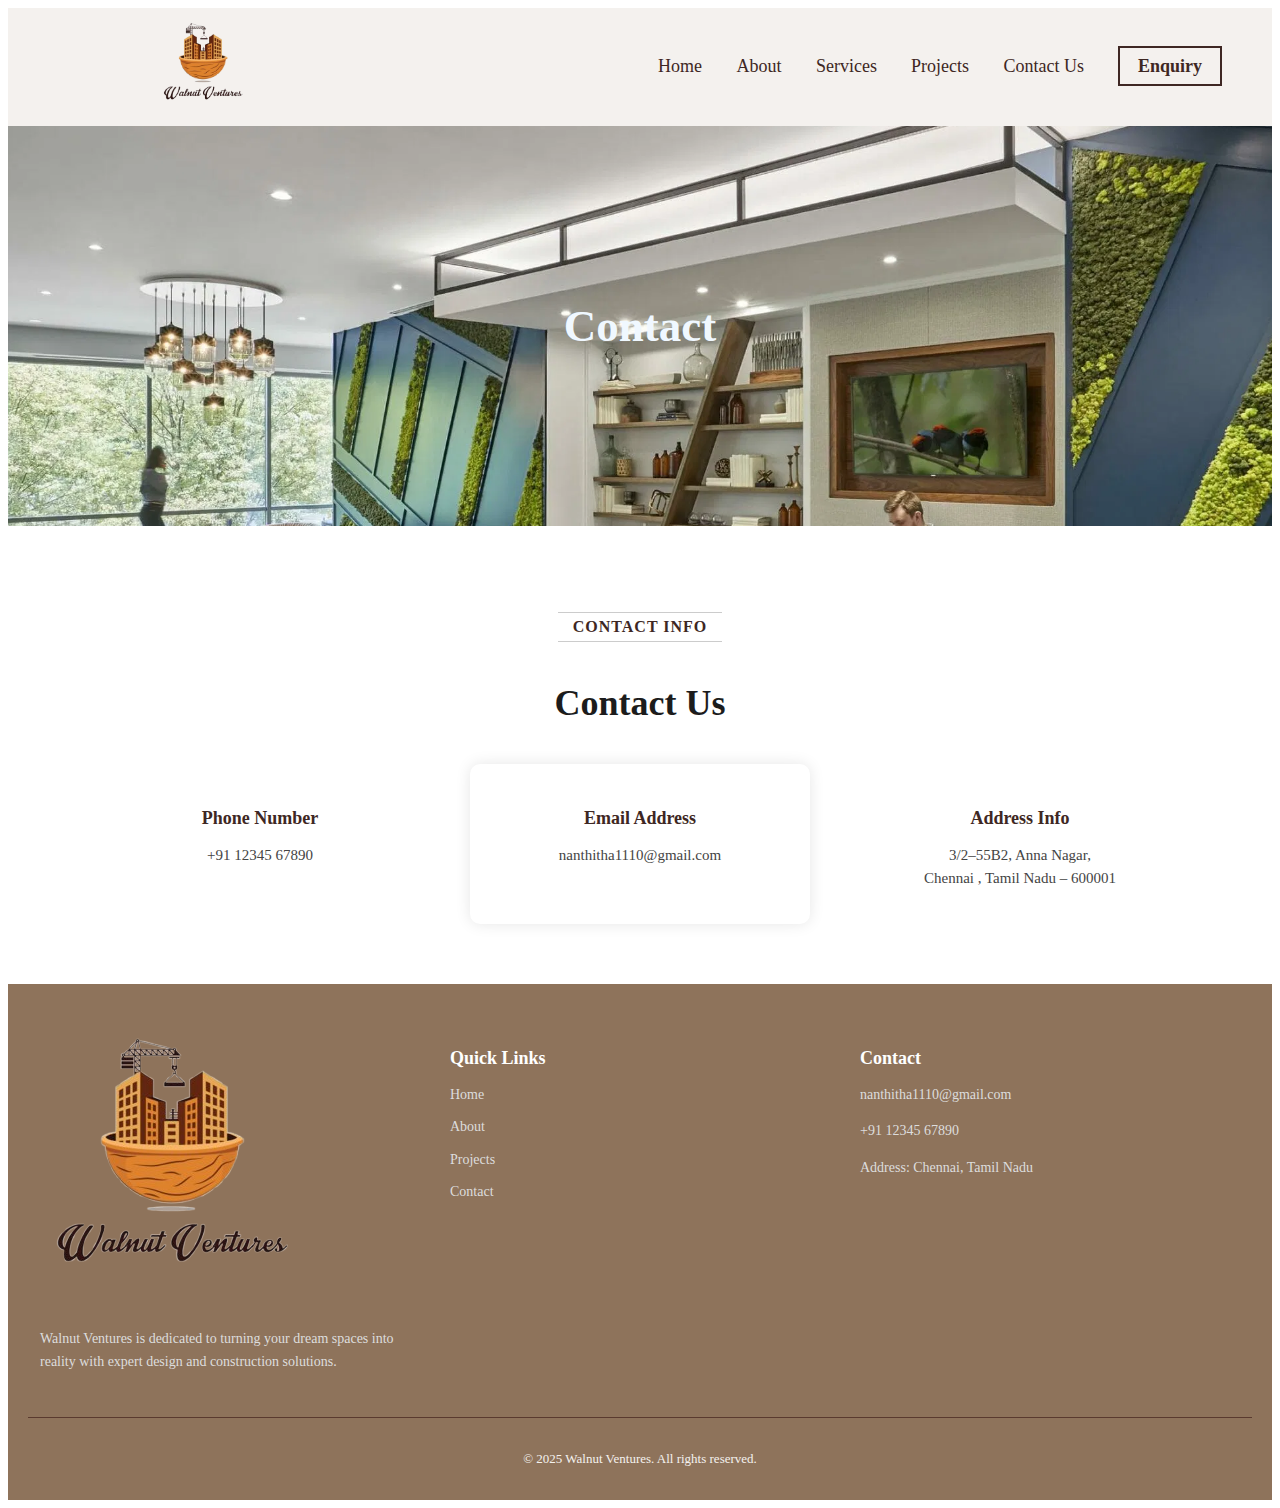
<file: contact.html>
<!DOCTYPE html>
<html lang="en">
<head>
    <meta charset="UTF-8">
    <meta name="viewport" content="width=device-width, initial-scale=1.0">
    <link rel="icon" href="/Images/walnut .png">
    <title>Contact</title>
    <link rel="stylesheet" href="contact.css">
</head>
<body>
    <header class="navbar">
        <div class="logo-container">
            <img src="/Images/walnut .png" alt="logo" class="logo" />

        </div>
        <div class="hamburger" onclick="toggleMenu()">☰</div>
        <nav class="nav-links" id="navLinks">
            <a href="index.html">Home </a>
            <a href="about.html">About </a>
            <div class="dropdown">
                <a href="#">Services</a>
                <div class="dropdown-content">
                    <a href="red.html">Residential</a>
                    <a href="com.html">Commercial</a>
                    <a href="Int.html">Interior</a>
                    <a href="arc.html">Architectural Design</a>
                    <a href="turn.html">Turnkey Construction</a>
                </div>
            </div>
            <a href="project.html">Projects </a>
            <a href="#">Contact Us</a>
            <a href="#" class="enquiry-btn"onclick="openPopup()">Enquiry</a>

        </nav>
    </header>
    <section class="project-parallax">
      <div class="contact-text">
      <h2>Contact</h2>
      </div>
    </section>
    <section class="contact-info-section">
  <h5>Contact Info</h5>
  <h2>Contact Us</h2>

  <div class="contact-info-container">
    
    <!-- Phone -->
    <div class="contact-box">
      <div class="icon"><i class="fas fa-phone-alt"></i></div>
      <h4>Phone Number</h4>
      <p>+91 12345 67890 </p>
    </div>

    <!-- Email -->
    <div class="contact-box email-box">
      <div class="icon"><i class="fas fa-envelope"></i></div>
      <h4>Email Address</h4>
      <p>nanthitha1110@gmail.com</p>
    </div>

    <!-- Address -->
    <div class="contact-box">
      <div class="icon"><i class="fas fa-map-marker-alt"></i></div>
      <h4>Address Info</h4>
      <p>3/2–55B2, Anna Nagar,<br> Chennai , Tamil Nadu – 600001</p>
    </div>

  </div>
</section>

    <!--footer-->
    <footer class="footer">
  <div class="footer-container">
    <div class="footer-column">
      <img src="/Images/walnut .png" alt="logo">
      <p>Walnut Ventures is dedicated to turning your dream spaces into reality with expert design and construction solutions.</p>
    </div>

    <div class="footer-column">
      <h4>Quick Links</h4>
      <ul>
        <li><a href="index.html">Home</a></li>
        <li><a href="about.html">About</a></li>
        <li><a href="project.html">Projects</a></li>
        <li><a href="#">Contact</a></li>
      </ul>
    </div>

    <div class="footer-column">
      <h4>Contact</h4>
      <p><a href="mailto:nanthitha1110@gmail.com.com">nanthitha1110@gmail.com</a></p>
      <p><a href="tel:+911234567890">+91 12345 67890</a></p>
      <p>Address: Chennai, Tamil Nadu</p>
    </div>
  </div>
  <div class="footer-bottom">
    <p>© 2025 Walnut Ventures. All rights reserved.</p>
  </div>
</footer>
<!--Enquiry popup-->
<div class="popup-overlay" id="enquiryPopup">
  <div class="popup-box">
    <span class="close-btn" onclick="closePopup()">×</span>
    
    <div class="popup-content">
      <!-- Left Section -->
      <div class="popup-left">
        <h2>Do you have a <span class="highlight">Questions?</span></h2>
        <p>
          We proudly serve clients across the greater Seattle area and beyond. To learn more about our services or to discuss your next project, feel free to contact us!
        </p>
        <img src="/Images/enquiry.png" alt="Get in Touch">
      </div>

      <!-- Right Section -->
      <div class="popup-right">
        <h2>Quick <span class="highlight">Enquiry</span></h2>
        <!-- 📩 FormSubmit integrated form -->
        <form action="https://formsubmit.co/95475e66bd7dac9addb08b57b6e6d121" method="POST">
          <!-- Hidden config -->
          <input type="hidden" name="_captcha" value="false">
          <input type="hidden" name="_next" value="thanks.html">
          <input type="hidden" name="_template" value="table">

          <!-- User fields -->
          <input type="text" name="name" placeholder="Enter Your Name" required>
          <input type="email" name="email" placeholder="Enter Your Email" required>
          <input type="tel" name="phone" placeholder="Enter Phone Number" required>

          <select name="service" required>
            <option value="">Services</option>
            <option value="Construction">Construction</option>
            <option value="Interior">Interior</option>
            <option value="Renovation">Renovation</option>
          </select>

          <textarea name="message" placeholder="Your Message" rows="4" required></textarea>

          <label><input type="checkbox" required> I'm not a robot</label>
          <button type="submit">Submit</button>
        </form>
      </div>
    </div>
  </div>
</div>

<script src="script.js"></script>
</body>
</html>
</file>
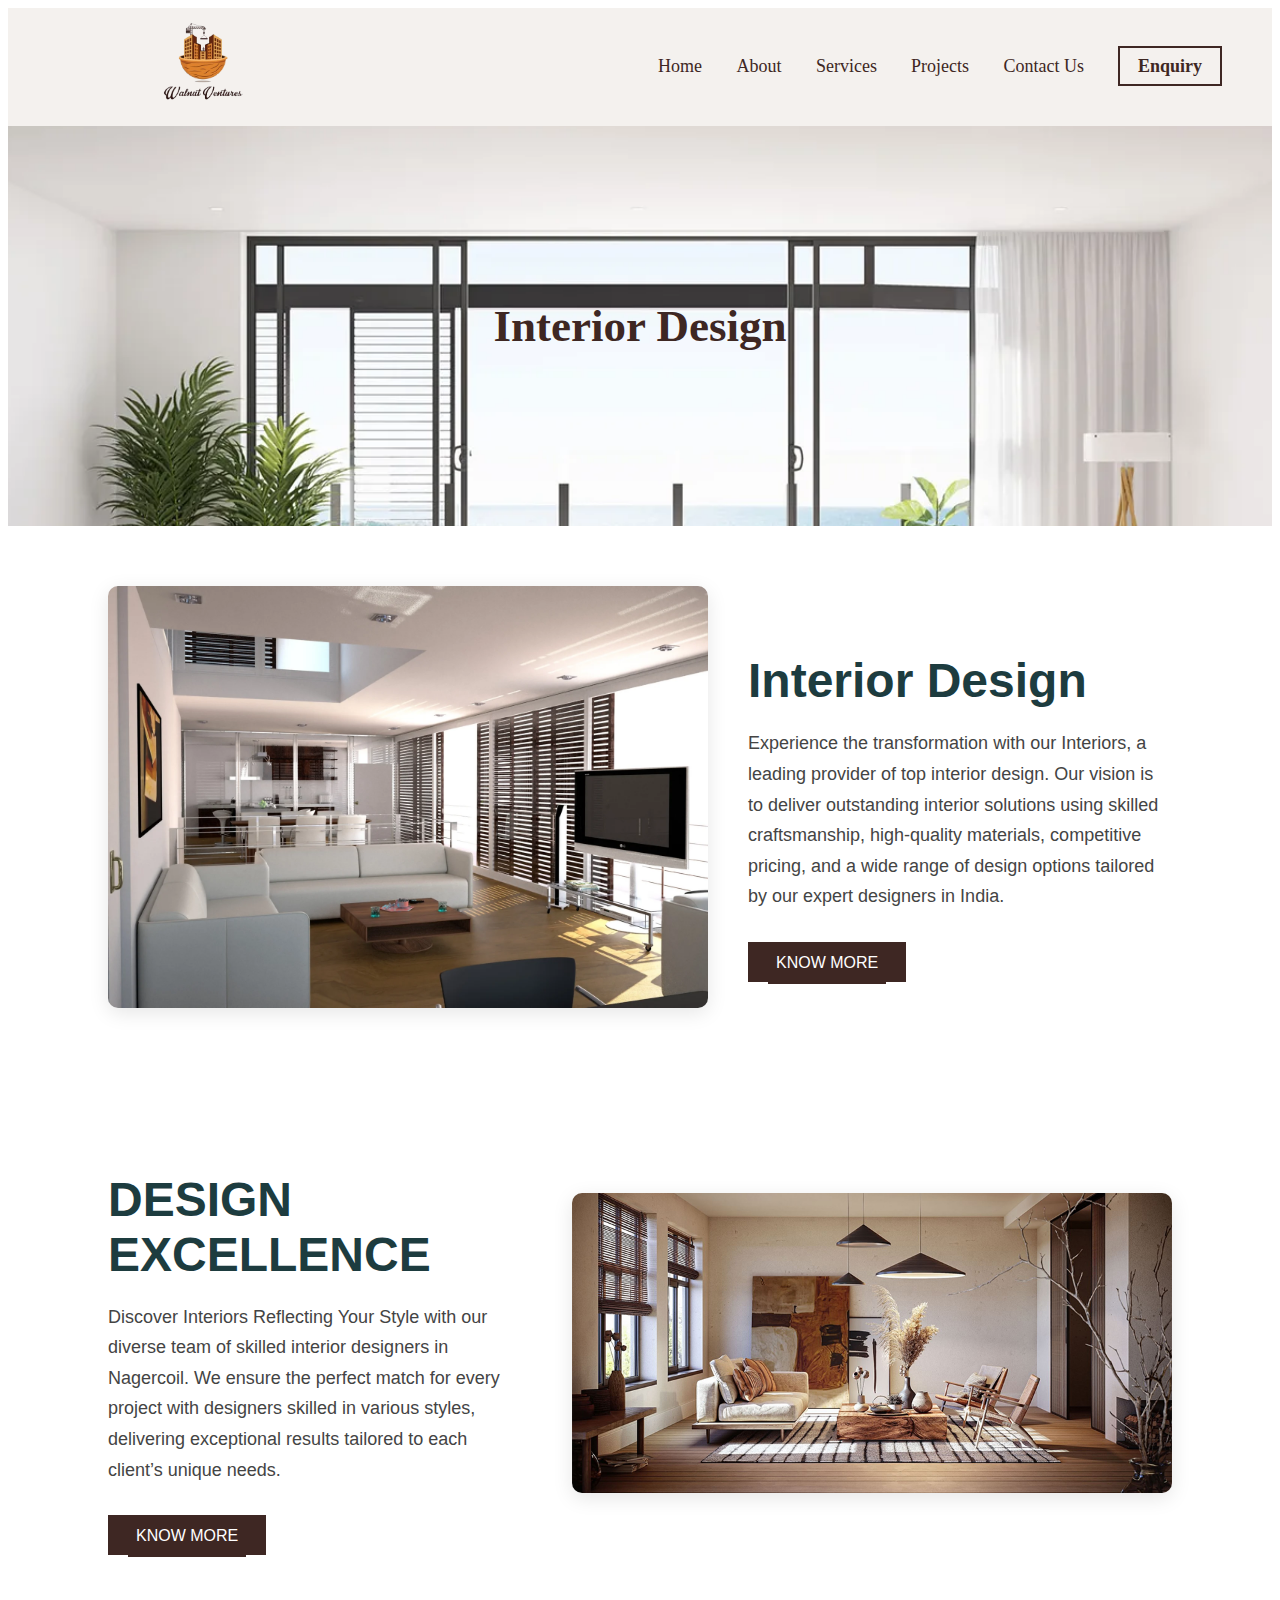
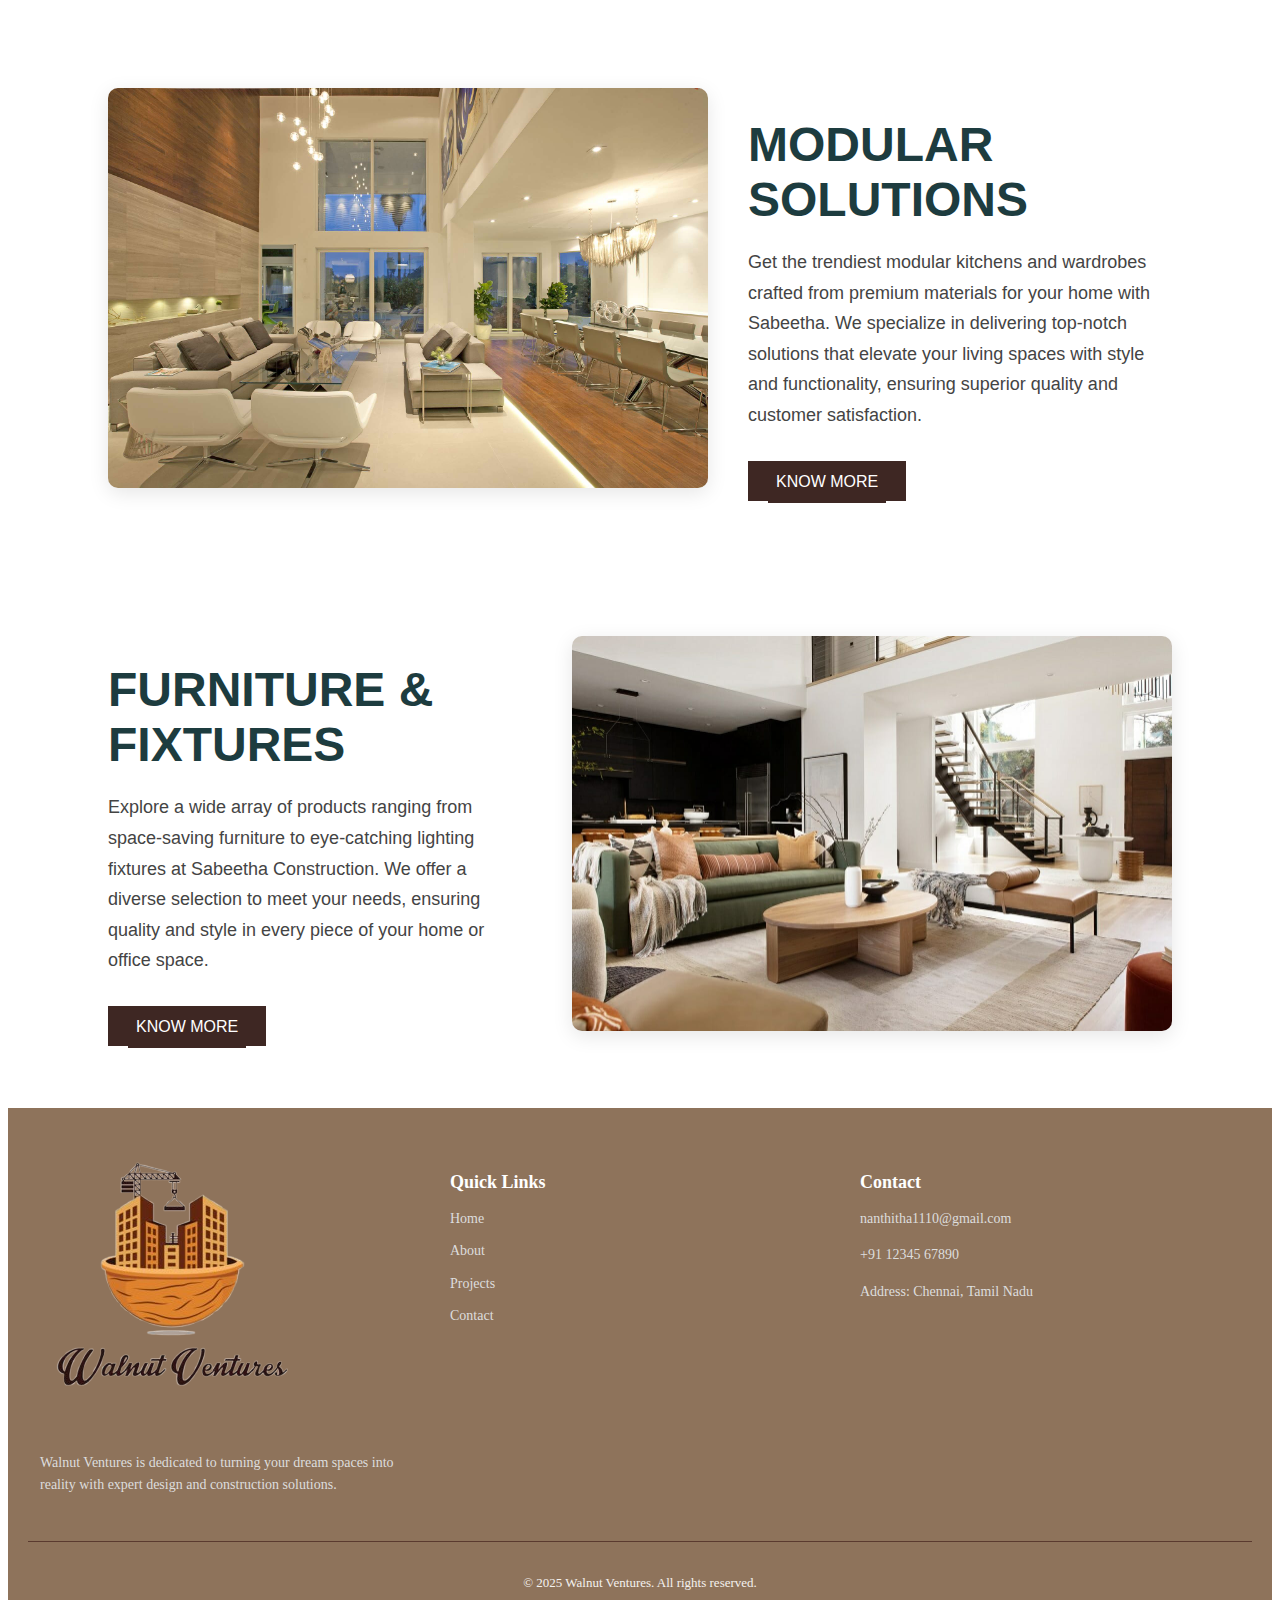
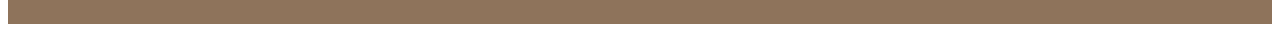
<file: Int.html>
<!DOCTYPE html>
<html lang="en">
<head>
    <meta charset="UTF-8">
    <meta name="viewport" content="width=device-width, initial-scale=1.0">
    <link rel="icon" href="/Images/walnut .png">
    <title>Interior Design</title>
    <link rel="stylesheet" href="int.css">
</head>
<body>
    <header class="navbar">
        <div class="logo-container">
            <img src="/Images/walnut .png" alt="logo" class="logo" />

        </div>
        <div class="hamburger" onclick="toggleMenu()">☰</div>
        <nav class="nav-links" id="navLinks">
            <a href="index.html">Home </a>
            <a href="about.html">About </a>
            <div class="dropdown">
                <a href="#">Services</a>
                <div class="dropdown-content">
                    <a href="red.html">Residential</a>
                    <a href="com.html">Commercial</a>
                    <a href="Int.html">Interior</a>
                    <a href="arc.html">Architectural Design</a>
                    <a href="turn.html">Turnkey Construction</a>
                </div>
            </div>
            <a href="project.html">Projects </a>
            <a href="contact.html">Contact Us</a>
            <a href="#" class="enquiry-btn"onclick="openPopup()">Enquiry</a>

        </nav>
    </header>
    <section class="int-parallax">
  <div class="breadcrumb">
    <h2>Interior Design </h2>
    </div>
</section>
<section class="interior-design-section">
  <div class="interior-container">
    <!-- Left Image -->
    <div class="interior-image">
      <img src="Images/Interior/img4.webp" alt="Interior Design">
    </div>

    <!-- Right Content -->
    <div class="interior-content">
      <h2>Interior Design</h2>
      <p>
        Experience the transformation with our Interiors, a leading provider of top interior design.
        Our vision is to deliver outstanding interior solutions using skilled craftsmanship, high-quality
        materials, competitive pricing, and a wide range of design options tailored by our expert
        designers in India.
      </p>
      <a href="contact.html" class="know-more-btn">KNOW MORE</a>
    </div>
  </div>
</section>
<section class="design-excellence-section">
  <div class="design-container">
    <!-- Left Content -->
    <div class="design-text">
      <h2>DESIGN EXCELLENCE</h2>
      <p>
        Discover Interiors Reflecting Your Style with our diverse team of skilled interior designers in Nagercoil.
        We ensure the perfect match for every project with designers skilled in various styles, delivering
        exceptional results tailored to each client’s unique needs.
      </p>
      <a href="contact.html" class="know-more-btn">KNOW MORE</a>
    </div>

    <!-- Right Image -->
    <div class="design-image">
      <img src="Images/Interior/int9.jpg" alt="Bedroom Design">
    </div>
  </div>
</section>

<section class="modular-design">
  <div class="modular-container">
    <!-- Left Image -->
    <div class="modular-image">
      <img src="Images/Interior/int10.jpg" alt="Interior Design">
    </div>

    <!-- Right Content -->
    <div class="modular-content">
      <h2>MODULAR SOLUTIONS</h2>
      <p>
        Get the trendiest modular kitchens and wardrobes crafted from premium materials for your home with Sabeetha. 
        We specialize in delivering top-notch solutions that elevate your living spaces with style and functionality, 
        ensuring superior quality and customer satisfaction.
      </p>
      <a href="contact.html" class="know-more-btn">KNOW MORE</a>
    </div>
  </div>
</section>
<section class="furniture-design">
  <div class="furniture-container">
    <!-- Left Content -->
    <div class="furniture-text">
      <h2>FURNITURE & FIXTURES</h2>
      <p>
        Explore a wide array of products ranging from space-saving furniture to eye-catching lighting fixtures at Sabeetha Construction. 
        We offer a diverse selection to meet your needs, ensuring quality and style in every piece of your home or office space.
      </p>
      <a href="contact.html" class="know-more-btn">KNOW MORE</a>
    </div>

    <!-- Right Image -->
    <div class="furniture-image">
      <img src="Images/Interior/int11.jpg" alt="Bedroom Design">
    </div>
  </div>
</section>
<!--footer-->
    <footer class="footer">
  <div class="footer-container">
    <div class="footer-column">
      <img src="/Images/walnut .png" alt="logo">
      <p>Walnut Ventures is dedicated to turning your dream spaces into reality with expert design and construction solutions.</p>
    </div>

    <div class="footer-column">
      <h4>Quick Links</h4>
      <ul>
        <li><a href="index.html">Home</a></li>
        <li><a href="about.html">About</a></li>
        <li><a href="project.html">Projects</a></li>
        <li><a href="contact.html">Contact</a></li>
      </ul>
    </div>

    <div class="footer-column">
      <h4>Contact</h4>
      <p><a href="mailto:nanthitha1110@gmail.com.com">nanthitha1110@gmail.com</a></p>
      <p><a href="tel:+911234567890">+91 12345 67890</a></p>
      <p>Address: Chennai, Tamil Nadu</p>
    </div>
  </div>
  <div class="footer-bottom">
    <p>© 2025 Walnut Ventures. All rights reserved.</p>
  </div>
  
</footer>
<!--Enquiry popup-->
<div class="popup-overlay" id="enquiryPopup">
  <div class="popup-box">
    <span class="close-btn" onclick="closePopup()">×</span>
    
    <div class="popup-content">
      <!-- Left Section -->
      <div class="popup-left">
        <h2>Do you have a <span class="highlight">Questions?</span></h2>
        <p>
          We proudly serve clients across the greater Seattle area and beyond. To learn more about our services or to discuss your next project, feel free to contact us!
        </p>
        <img src="/Images/enquiry.png" alt="Get in Touch">
      </div>

      <!-- Right Section -->
      <div class="popup-right">
        <h2>Quick <span class="highlight">Enquiry</span></h2>
        <!-- 📩 FormSubmit integrated form -->
        <form action="https://formsubmit.co/95475e66bd7dac9addb08b57b6e6d121" method="POST">
          <!-- Hidden config -->
          <input type="hidden" name="_captcha" value="false">
          <input type="hidden" name="_next" value="thanks.html">
          <input type="hidden" name="_template" value="table">

          <!-- User fields -->
          <input type="text" name="name" placeholder="Enter Your Name" required>
          <input type="email" name="email" placeholder="Enter Your Email" required>
          <input type="tel" name="phone" placeholder="Enter Phone Number" required>

          <select name="service" required>
            <option value="">Services</option>
            <option value="Construction">Construction</option>
            <option value="Interior">Interior</option>
            <option value="Renovation">Renovation</option>
          </select>

          <textarea name="message" placeholder="Your Message" rows="4" required></textarea>

          <label><input type="checkbox" required> I'm not a robot</label>
          <button type="submit">Submit</button>
        </form>
      </div>
    </div>
  </div>
</div>
<script src="script.js"></script>
</body>
</html>
</file>
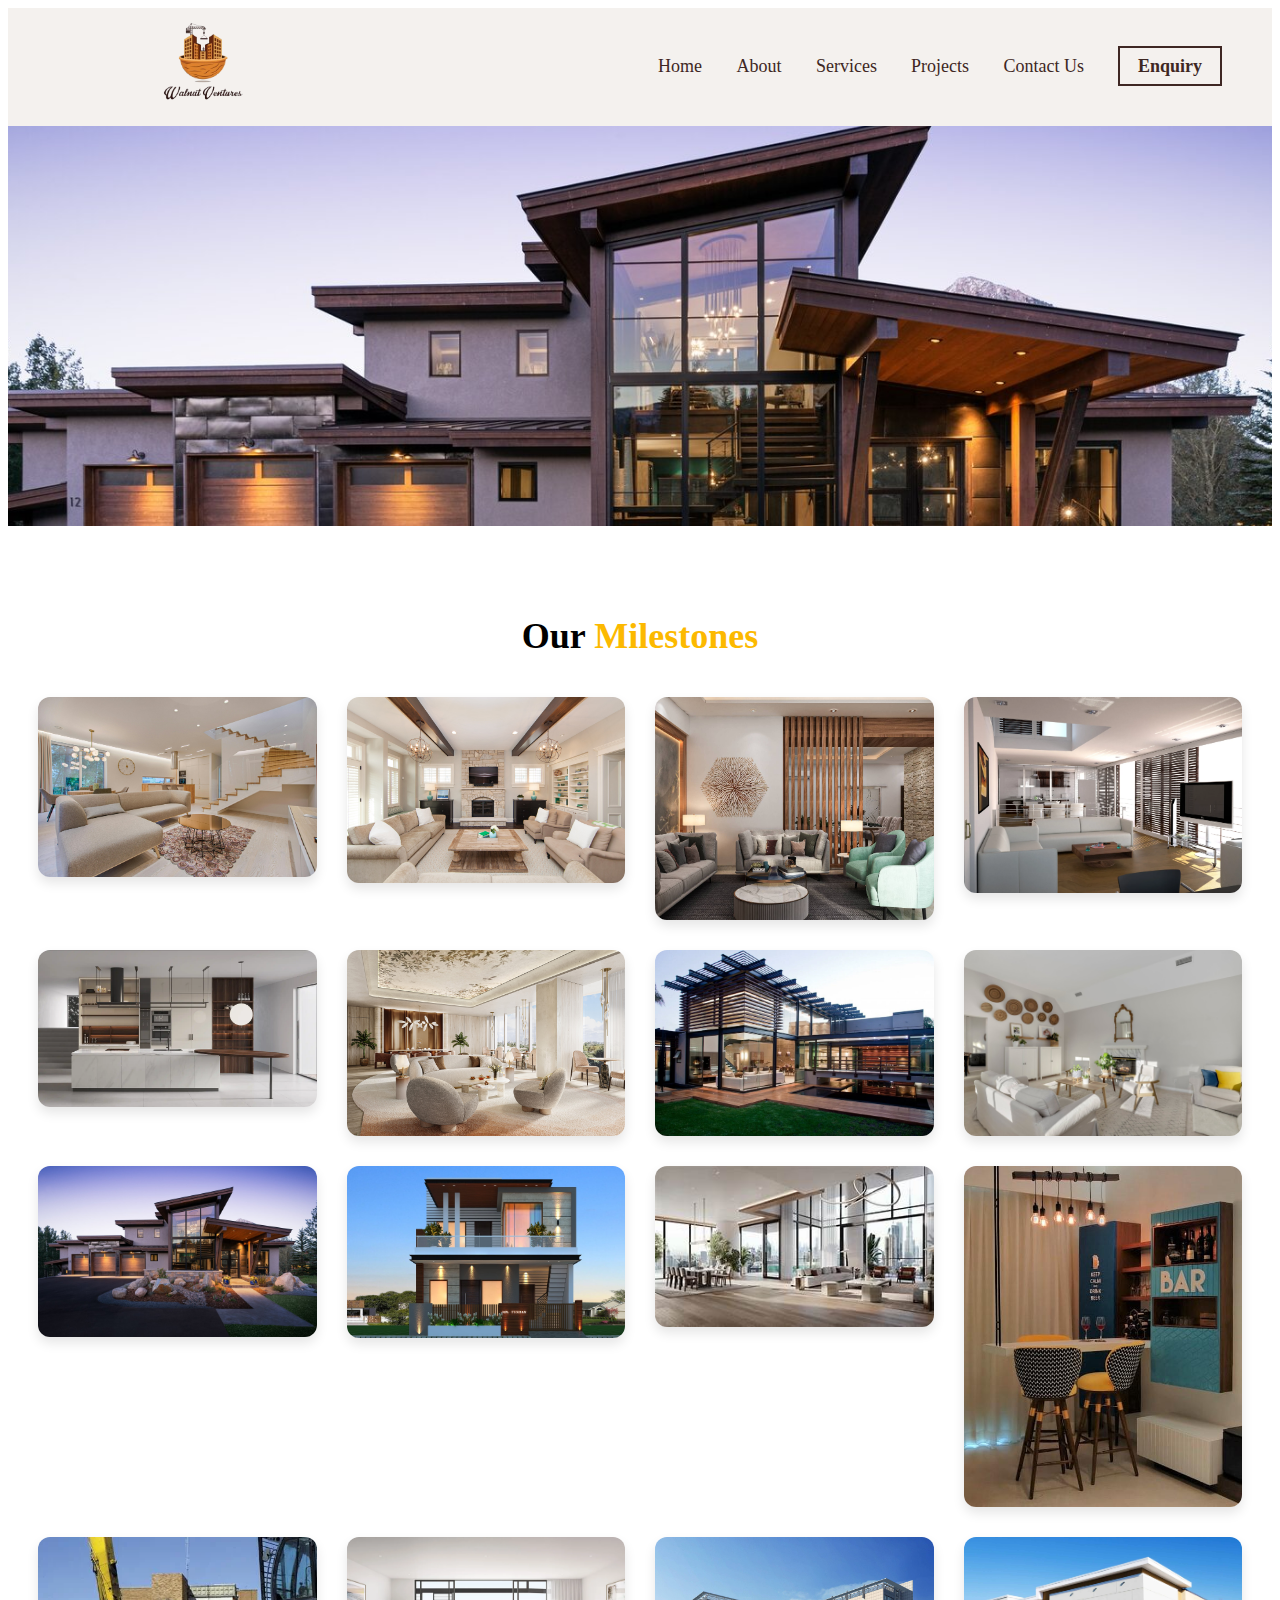
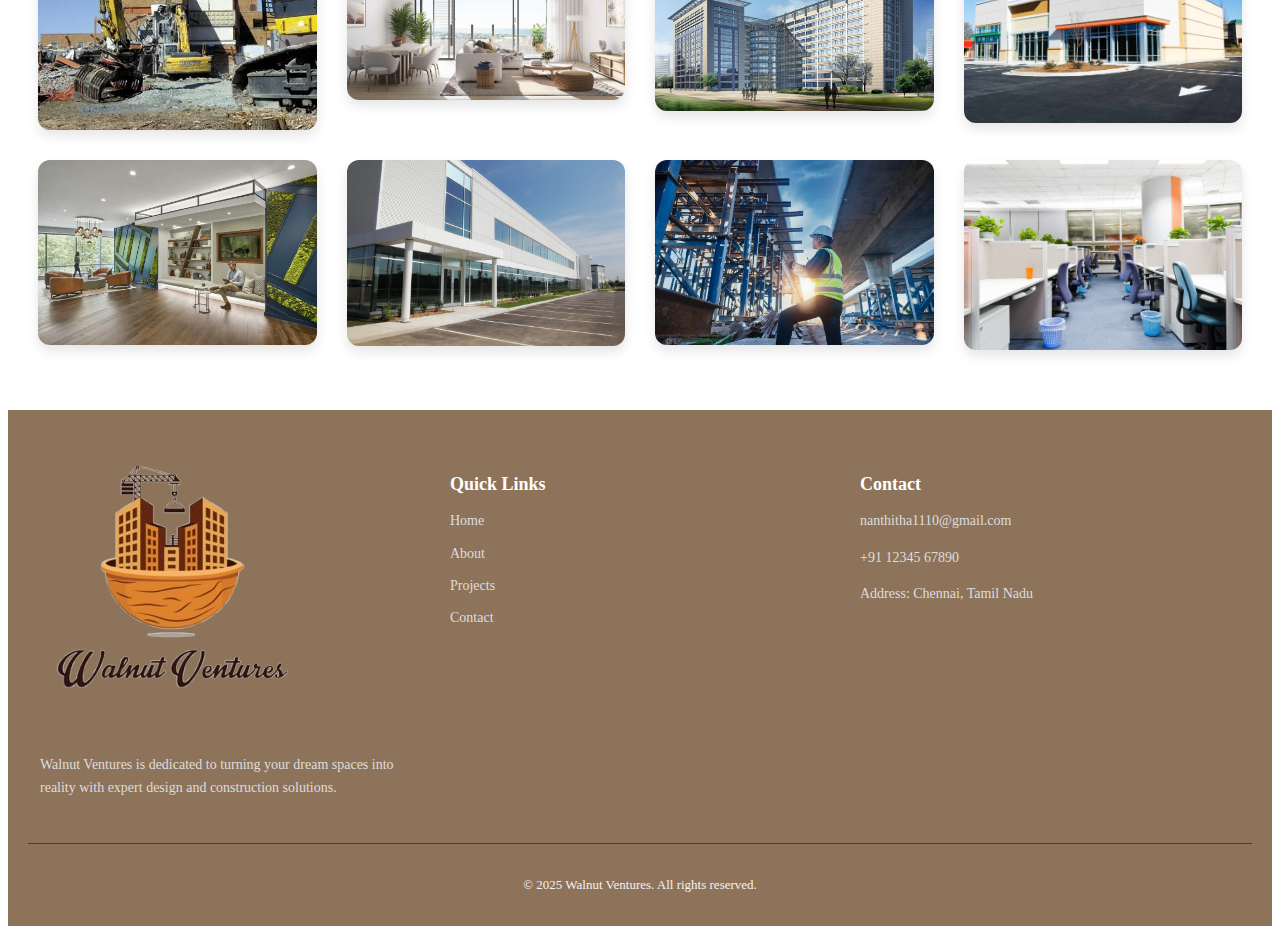
<file: project.html>
<!DOCTYPE html>
<html lang="en">
<head>
    <meta charset="UTF-8">
    <meta name="viewport" content="width=device-width, initial-scale=1.0">
   <link rel="icon" href="/Images/walnut .png">
    <title>Projects</title>
    <link rel="stylesheet" href="pro.css">
</head>
<body>
    <header class="navbar">
        <div class="logo-container">
            <img src="/Images/walnut .png" alt="logo" class="logo" />

        </div>
        <div class="hamburger" onclick="toggleMenu()">☰</div>
        <nav class="nav-links" id="navLinks">
            <a href="index.html">Home </a>
            <a href="about.html">About </a>
            <div class="dropdown">
                <a href="#">Services</a>
                <div class="dropdown-content">
                    <a href="red.html">Residential</a>
                    <a href="com.html">Commercial</a>
                    <a href="Int.html">Interior</a>
                    <a href="arc.html">Architectural Design</a>
                    <a href="turn.html">Turnkey Construction</a>
                </div>
            </div>
            <a href="project.html">Projects </a>
            <a href="contact.html">Contact Us</a>
            <a href="#" class="enquiry-btn"onclick="openPopup()">Enquiry</a>

        </nav>
    </header>
    <section class="project-parallax">
    </section>
    <section class="milestones-section">
  <div class="milestones-title">
    <h2>Our <span>Milestones</span></h2>
  </div>

  <div class="milestones-grid">
    <img src="/Images/Interior/img1.jpg" alt="Milestone 1">
    <img src="/Images/Interior/img2.jpg" alt="Milestone 2">
    <img src="/Images/Interior/img3.jpg" alt="Milestone 3">
    <img src="/Images/Interior/img4.webp" alt="Milestone 4">
    <img src="/Images/Interior/img6.webp" alt="Milestone 5">
    <img src="/Images/Interior/int 4.jpg" alt="Milestone 6">
    <img src="Images/Interior/int 5.webp" alt="Milestone 7">
    <img src="/Images/Interior/int6.jpg" alt="Milestone 8">
    <img src="/Images/Residential/img5.jpg" alt="Milestone 9">
    <img src="/Images/Residential/red1.jpg" alt="Milestone 10">
    <img src="/Images/Residential/red2.jpg" alt="Milestone 11">
    <img src="/Images/Residential/red3.jpg" alt="Milestone 12">
    <img src="/Images/Residential/red4.webp" alt="Milestone 13">
    <img src="/Images/Interior/int8.webp" alt="Milestone 14">
    <img src="/Images/common/buld1.jpg" alt="Milestone 15">
    <img src="/Images/common/buld2.jpg" alt="Milestone 16">
    <img src="/Images/common/buld3.webp" alt="Milestone 17">
    <img src="/Images/common/buld4.jpg" alt="Milestone 18">
    <img src="/Images/common/buld5.jpg" alt="Milestone 19">
    <img src="/Images/common/buld6.jpg" alt="Milestone 20">

  </div>
</section>
<!--footer-->
    <footer class="footer">
  <div class="footer-container">
    <div class="footer-column">
      <img src="/Images/walnut .png" alt="logo">
      <p>Walnut Ventures is dedicated to turning your dream spaces into reality with expert design and construction solutions.</p>
    </div>

    <div class="footer-column">
      <h4>Quick Links</h4>
      <ul>
        <li><a href="index.html">Home</a></li>
        <li><a href="about.html">About</a></li>
        <li><a href="project.html">Projects</a></li>
        <li><a href="contact.html">Contact</a></li>
      </ul>
    </div>

    <div class="footer-column">
      <h4>Contact</h4>
      <p><a href="mailto:nanthitha1110@gmail.com.com">nanthitha1110@gmail.com</a></p>
      <p><a href="tel:+911234567890">+91 12345 67890</a></p>
      <p>Address: Chennai, Tamil Nadu</p>
    </div>
  </div>
  <div class="footer-bottom">
    <p>© 2025 Walnut Ventures. All rights reserved.</p>
  </div>
  
</footer>
<!--Enquiry popup-->
<div class="popup-overlay" id="enquiryPopup">
  <div class="popup-box">
    <span class="close-btn" onclick="closePopup()">×</span>
    
    <div class="popup-content">
      <!-- Left Section -->
      <div class="popup-left">
        <h2>Do you have a <span class="highlight">Questions?</span></h2>
        <p>
          We proudly serve clients across the greater Seattle area and beyond. To learn more about our services or to discuss your next project, feel free to contact us!
        </p>
        <img src="/Images/enquiry.png" alt="Get in Touch">
      </div>

      <!-- Right Section -->
      <div class="popup-right">
        <h2>Quick <span class="highlight">Enquiry</span></h2>
        <!-- 📩 FormSubmit integrated form -->
        <form action="https://formsubmit.co/95475e66bd7dac9addb08b57b6e6d121" method="POST">
          <!-- Hidden config -->
          <input type="hidden" name="_captcha" value="false">
          <input type="hidden" name="_next" value="thanks.html">
          <input type="hidden" name="_template" value="table">

          <!-- User fields -->
          <input type="text" name="name" placeholder="Enter Your Name" required>
          <input type="email" name="email" placeholder="Enter Your Email" required>
          <input type="tel" name="phone" placeholder="Enter Phone Number" required>

          <select name="service" required>
            <option value="">Services</option>
            <option value="Construction">Construction</option>
            <option value="Interior">Interior</option>
            <option value="Renovation">Renovation</option>
          </select>

          <textarea name="message" placeholder="Your Message" rows="4" required></textarea>

          <label><input type="checkbox" required> I'm not a robot</label>
          <button type="submit">Submit</button>
        </form>
      </div>
    </div>
  </div>
</div>

<script src="script.js"></script>
</body>
</html>
</file>
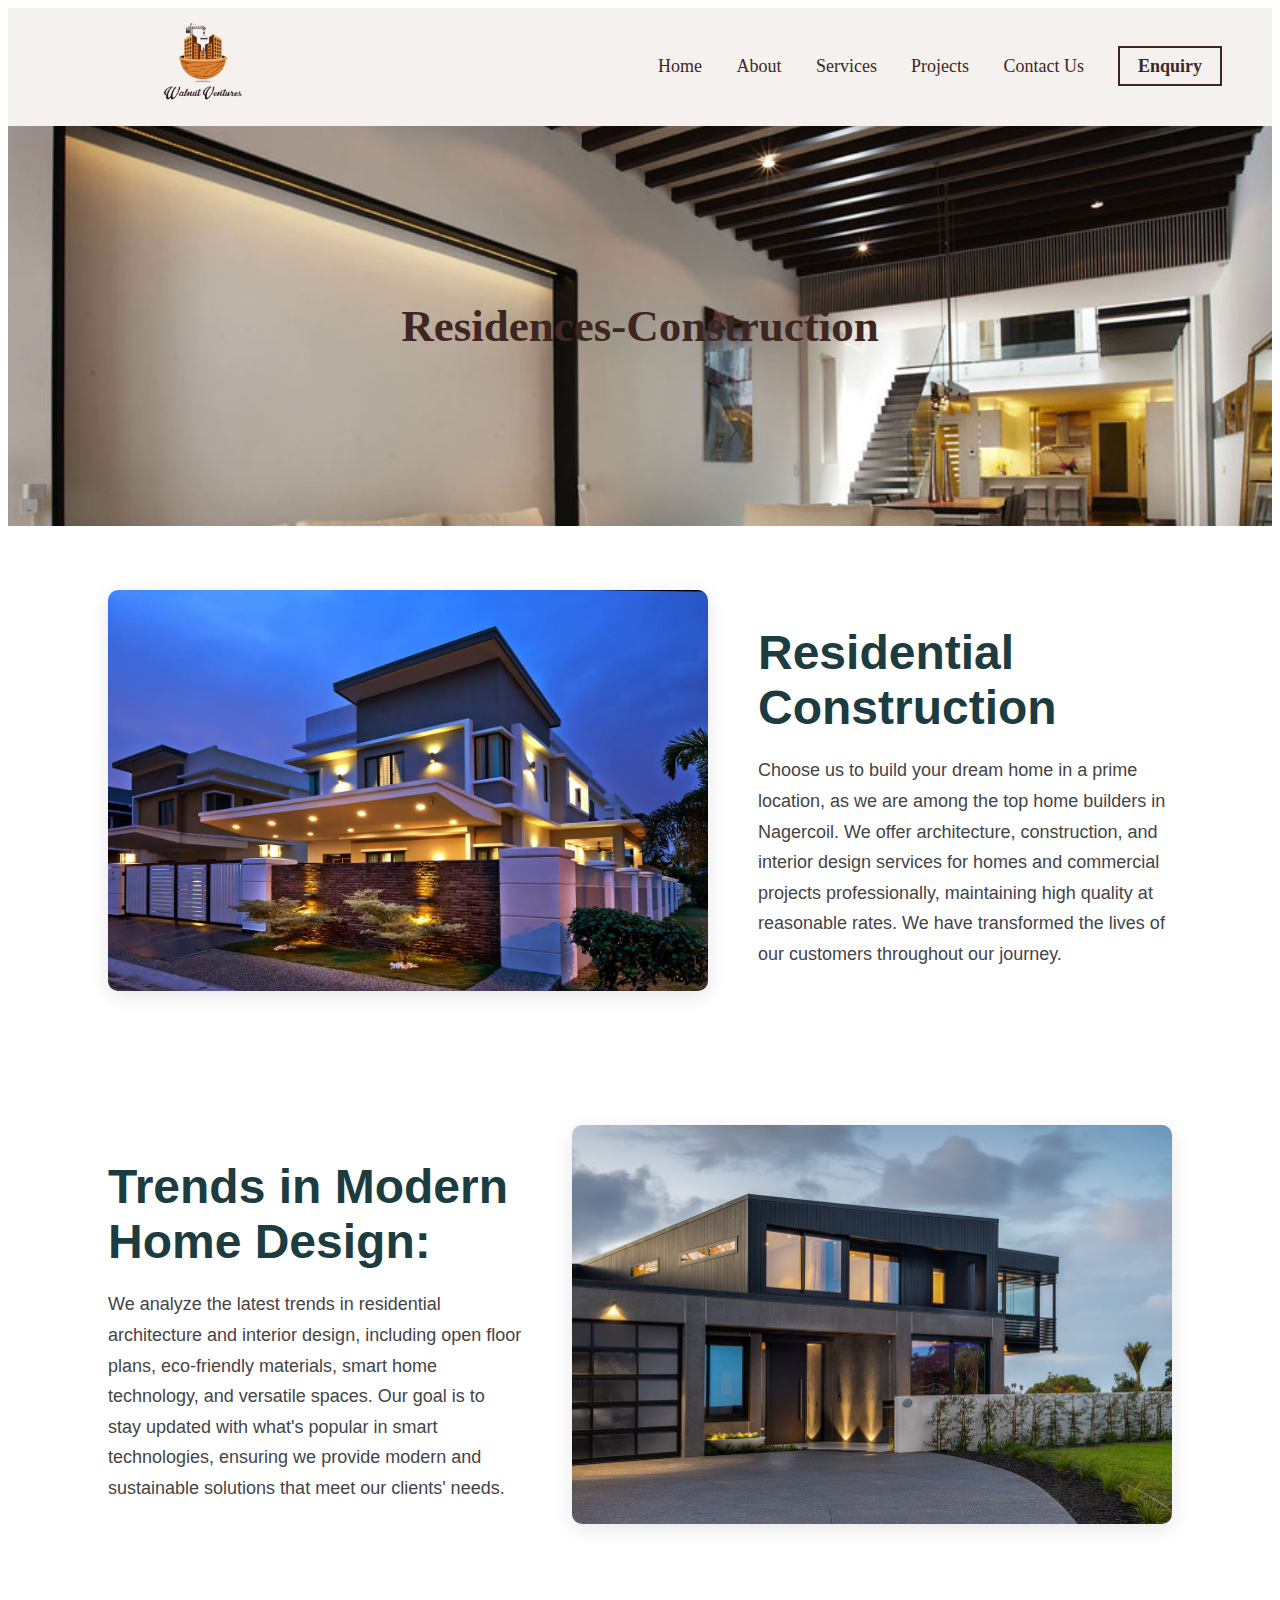
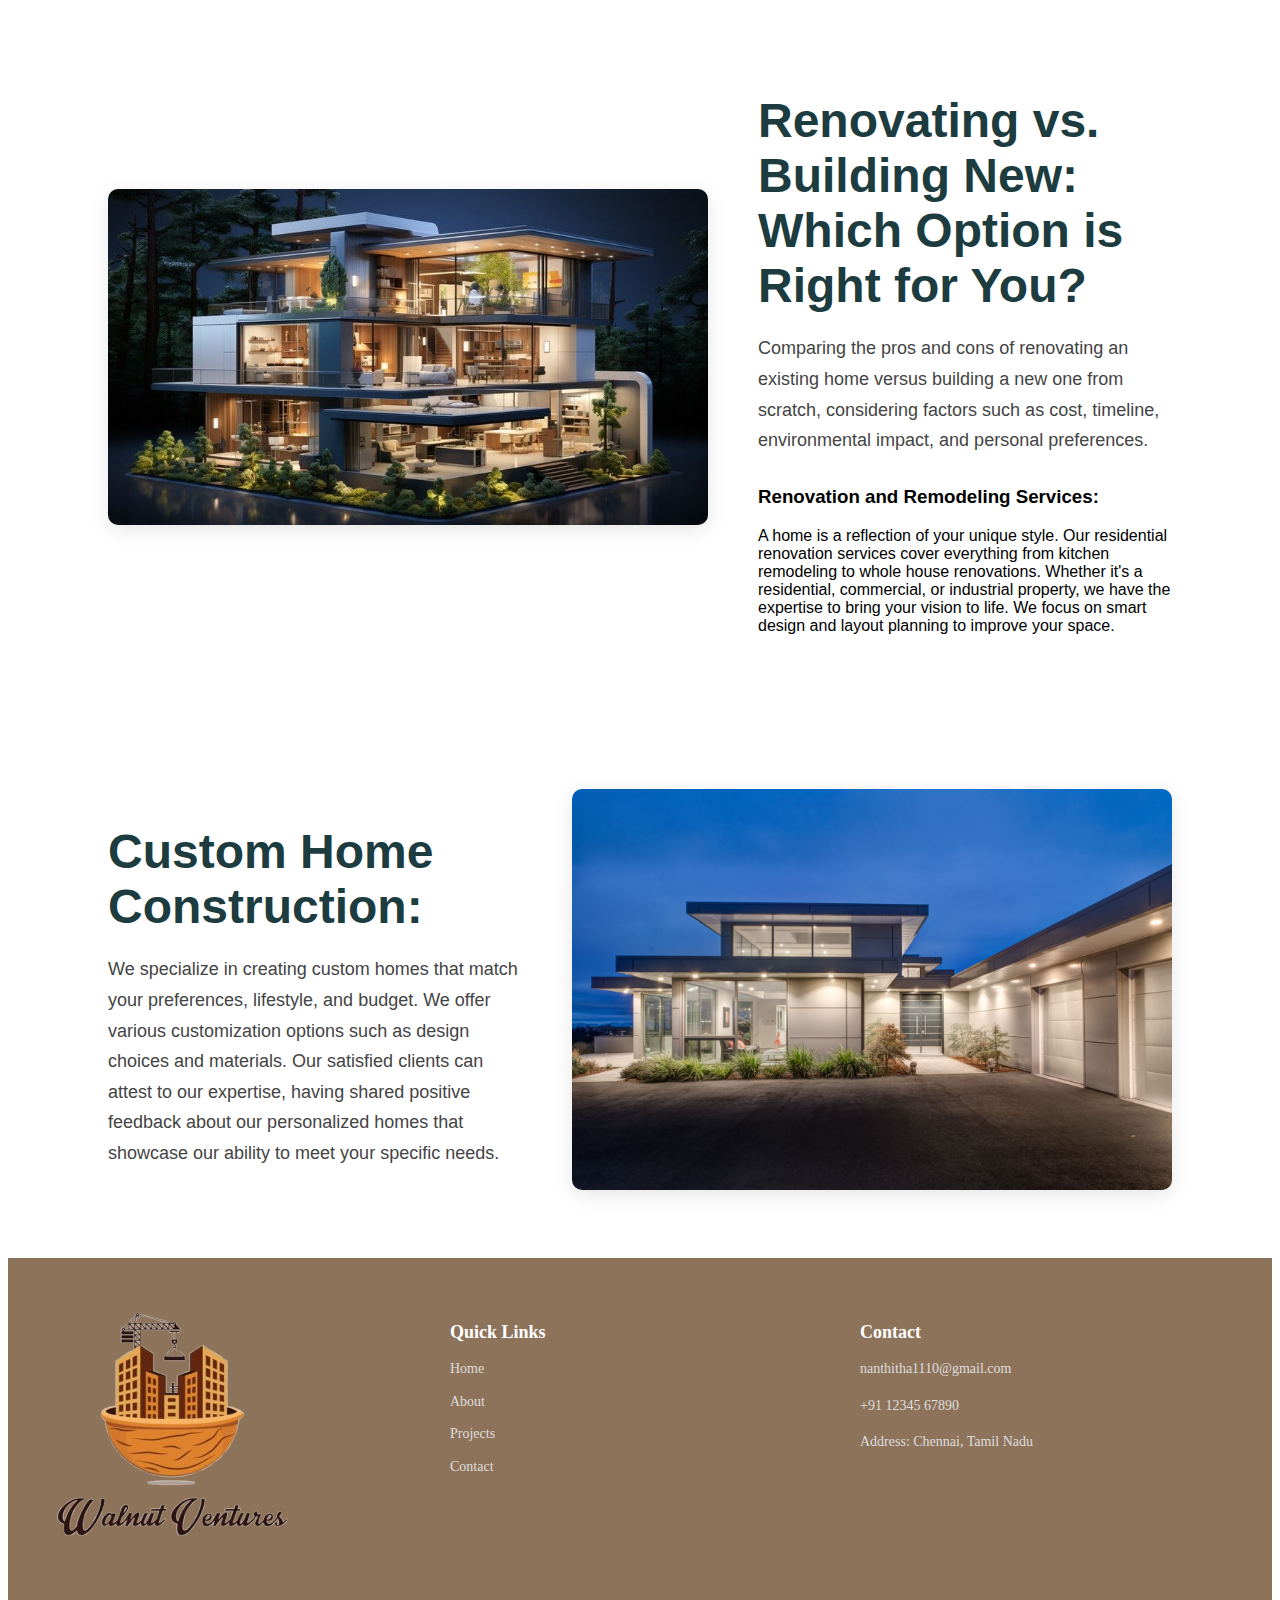
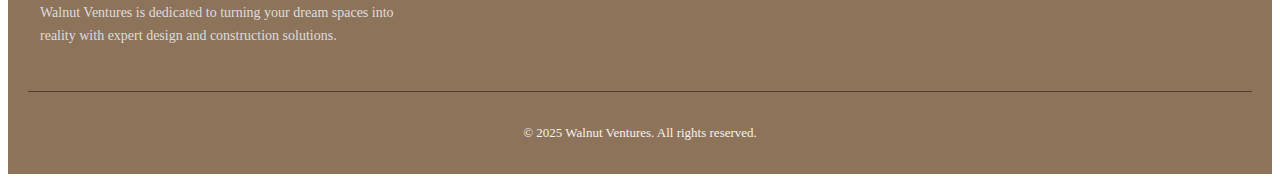
<file: red.html>
<!DOCTYPE html>
<html lang="en">

<head>
    <meta charset="UTF-8">
    <meta name="viewport" content="width=device-width, initial-scale=1.0">
    <link rel="icon" href="/Images/walnut .png">
    <title>Residences</title>
    <link rel="stylesheet" href="res.css">
</head>

<body>
    <header class="navbar">
        <div class="logo-container">
            <img src="/Images/walnut .png" alt="logo" class="logo" />

        </div>
        <div class="hamburger" onclick="toggleMenu()">☰</div>
        <nav class="nav-links" id="navLinks">
            <a href="index.html">Home </a>
            <a href="about.html">About </a>
            <div class="dropdown">
                <a href="#">Services</a>
                <div class="dropdown-content">
                    <a href="red.html">Residential</a>
                    <a href="com.html">Commercial</a>
                    <a href="Int.html">Interior</a>
                    <a href="arc.html">Architectural Design</a>
                    <a href="turn.html">Turnkey Construction</a>
                </div>
            </div>
            <a href="project.html">Projects </a>
            <a href="contact.html">Contact Us</a>
            <a href="#" class="enquiry-btn" onclick="openPopup()">Enquiry</a>

        </nav>
    </header>
    <section class="res-parallax">
        <div class="breadcrumb">
            <h2>Residences-Construction</h2>
        </div>
    </section>
    <section class="residential-construction-section">
        <div class="residential-container">
            <!-- Left Image -->
            <div class="residential-image">
                <img src="Images/Residential/red5.webp" alt="Residential Construction">
            </div>

            <!-- Right Content -->
            <div class="residential-content">
                <h2>Residential Construction</h2>
                <p>
                    Choose us to build your dream home in a prime location, as we are among the top home builders
                    in Nagercoil. We offer architecture, construction, and interior design services for homes and
                    commercial projects professionally, maintaining high quality at reasonable rates. We have
                    transformed the lives of our customers throughout our journey.
                </p>

            </div>
        </div>
    </section>
    <section class="modern-trends-section">
        <div class="modern-container">
            <!-- Left Content -->
            <div class="modern-text">
                <h2>Trends in Modern Home Design:</h2>
                <p>
                    We analyze the latest trends in residential architecture and interior design, including open floor
                    plans,
                    eco-friendly materials, smart home technology, and versatile spaces. Our goal is to stay updated
                    with
                    what's popular in smart technologies, ensuring we provide modern and sustainable solutions that meet
                    our clients' needs.
                </p>

            </div>

            <!-- Right Image -->
            <div class="modern-image">
                <img src="Images/Residential/red6.jpg" alt="Modern Home Design">
            </div>
        </div>
    </section>
    <section class="residential-construction-section">
        <div class="residential-container">
            <!-- Left Image -->
            <div class="residential-image">
                <img src="Images/Residential/red7.jpg" alt="Residential Construction">
            </div>

            <!-- Right Content -->
            <div class="residential-content">
                <h2>Renovating vs. Building New: Which Option is Right for You?</h2>
                <p>
                    Comparing the pros and cons of renovating an existing home versus building a new one from scratch,
                    considering factors such as cost, timeline, environmental impact, and personal preferences.

                <h3>Renovation and Remodeling Services:</h3>

                A home is a reflection of your unique style.
                Our residential renovation services cover everything from kitchen remodeling to whole house renovations.
                Whether it's a residential, commercial, or industrial property, we have the expertise to bring your
                vision to life.
                We focus on smart design and layout planning to improve your space.
                </p>

            </div>
        </div>
    </section>
<section class="modern-trends-section">
        <div class="modern-container">
            <!-- Left Content -->
            <div class="modern-text">
                <h2>Custom Home Construction:</h2>
                <p>
                    We specialize in creating custom homes that match your preferences, lifestyle, and budget. 
                    We offer various customization options such as design choices and materials. 
                    Our satisfied clients can attest to our expertise, having shared positive feedback about our personalized 
                    homes that showcase our ability to meet your specific needs.
                </p>

            </div>

            <!-- Right Image -->
            <div class="modern-image">
                <img src="Images/Residential/red8.jpg" alt="Modern Home Design">
            </div>
        </div>
    </section>
    <!--footer-->
    <footer class="footer">
  <div class="footer-container">
    <div class="footer-column">
      <img src="/Images/walnut .png" alt="logo">
      <p>Walnut Ventures is dedicated to turning your dream spaces into reality with expert design and construction solutions.</p>
    </div>

    <div class="footer-column">
      <h4>Quick Links</h4>
      <ul>
        <li><a href="index.html">Home</a></li>
        <li><a href="about.html">About</a></li>
        <li><a href="project.html">Projects</a></li>
        <li><a href="contact.html">Contact</a></li>
      </ul>
    </div>

    <div class="footer-column">
      <h4>Contact</h4>
      <p><a href="mailto:nanthitha1110@gmail.com.com">nanthitha1110@gmail.com</a></p>
      <p><a href="tel:+911234567890">+91 12345 67890</a></p>
      <p>Address: Chennai, Tamil Nadu</p>
    </div>
  </div>
  <div class="footer-bottom">
    <p>© 2025 Walnut Ventures. All rights reserved.</p>
  </div>
  
</footer>
<!--Enquiry popup-->
<div class="popup-overlay" id="enquiryPopup">
  <div class="popup-box">
    <span class="close-btn" onclick="closePopup()">×</span>
    
    <div class="popup-content">
      <!-- Left Section -->
      <div class="popup-left">
        <h2>Do you have a <span class="highlight">Questions?</span></h2>
        <p>
          We proudly serve clients across the greater Seattle area and beyond. To learn more about our services or to discuss your next project, feel free to contact us!
        </p>
        <img src="/Images/enquiry.png" alt="Get in Touch">
      </div>

      <!-- Right Section -->
      <div class="popup-right">
        <h2>Quick <span class="highlight">Enquiry</span></h2>
        <!-- 📩 FormSubmit integrated form -->
        <form action="https://formsubmit.co/95475e66bd7dac9addb08b57b6e6d121" method="POST">
          <!-- Hidden config -->
          <input type="hidden" name="_captcha" value="false">
          <input type="hidden" name="_next" value="thanks.html">
          <input type="hidden" name="_template" value="table">

          <!-- User fields -->
          <input type="text" name="name" placeholder="Enter Your Name" required>
          <input type="email" name="email" placeholder="Enter Your Email" required>
          <input type="tel" name="phone" placeholder="Enter Phone Number" required>

          <select name="service" required>
            <option value="">Services</option>
            <option value="Construction">Construction</option>
            <option value="Interior">Interior</option>
            <option value="Renovation">Renovation</option>
          </select>

          <textarea name="message" placeholder="Your Message" rows="4" required></textarea>

          <label><input type="checkbox" required> I'm not a robot</label>
          <button type="submit">Submit</button>
        </form>
      </div>
    </div>
  </div>
</div>


<script src="script.js"></script>
</body>

</html>
</file>
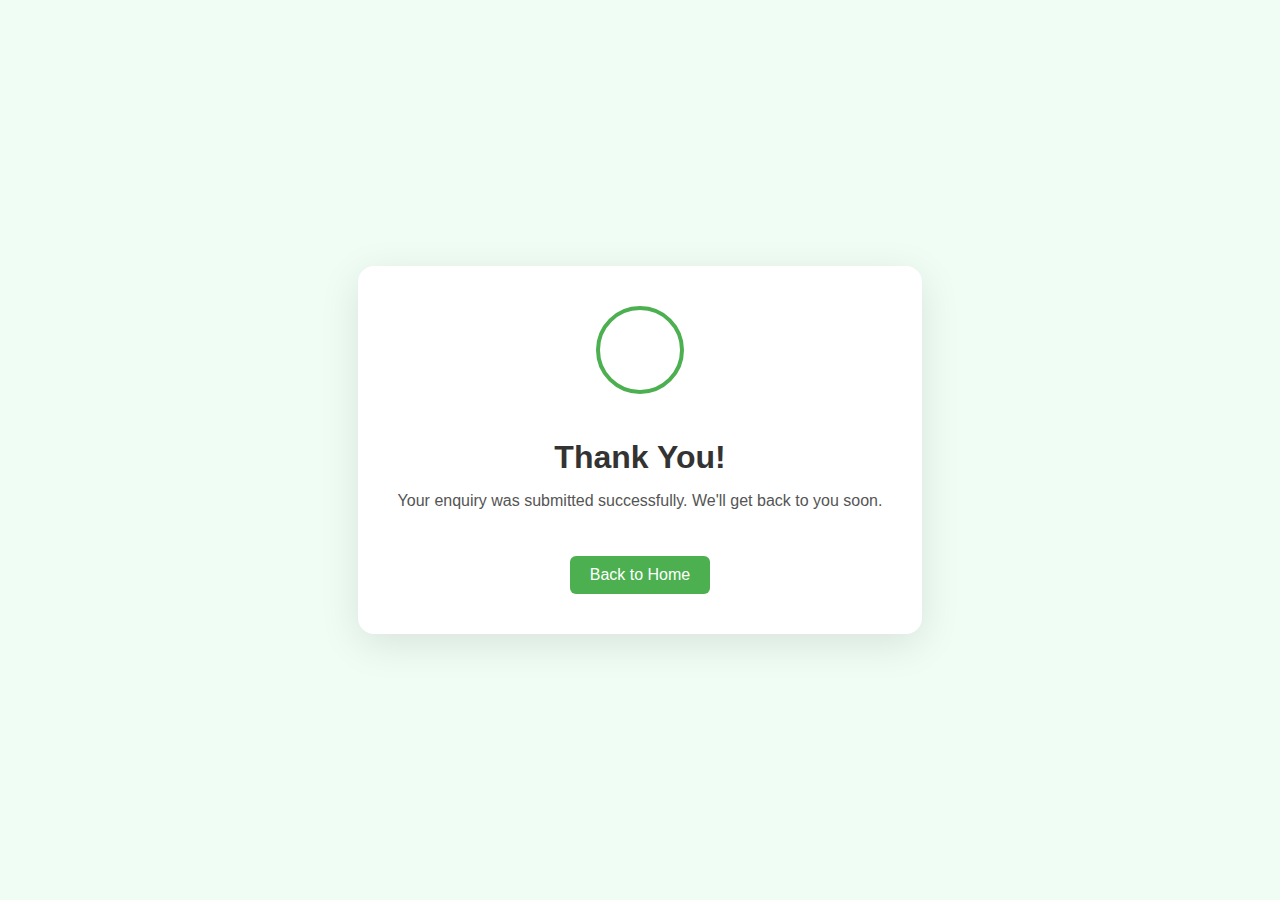
<file: thanks.html>
<!DOCTYPE html>
<html lang="en">
<head>
    <meta charset="UTF-8">
    <meta name="viewport" content="width=device-width, initial-scale=1.0">
    <title>Thank you</title>
</head>
<body>
    
  <style>
    body {
      margin: 0;
      padding: 0;
      font-family: "Segoe UI", sans-serif;
      background: #f0fdf4;
      display: flex;
      align-items: center;
      justify-content: center;
      height: 100vh;
    }

    .thankyou-box {
      text-align: center;
      background: white;
      padding: 40px;
      border-radius: 16px;
      box-shadow: 0 10px 40px rgba(0, 0, 0, 0.1);
      animation: slideUp 0.7s ease-out;
    }

    .checkmark {
      width: 80px;
      height: 80px;
      border-radius: 50%;
      display: inline-block;
      border: 4px solid #4CAF50;
      position: relative;
      margin-bottom: 20px;
      animation: pop 0.5s ease-out;
    }

    .checkmark::after {
      content: '';
      position: absolute;
      left: 22px;
      top: 12px;
      width: 20px;
      height: 40px;
      border-right: 4px solid #4CAF50;
      border-bottom: 4px solid #4CAF50;
      transform: rotate(45deg);
      animation: draw 0.4s ease-out 0.3s forwards;
      opacity: 0;
    }

    @keyframes draw {
      to {
        opacity: 1;
      }
    }

    @keyframes pop {
      0% {
        transform: scale(0.5);
        opacity: 0;
      }
      100% {
        transform: scale(1);
        opacity: 1;
      }
    }

    @keyframes slideUp {
      from {
        transform: translateY(50px);
        opacity: 0;
      }
      to {
        transform: translateY(0);
        opacity: 1;
      }
    }

    h1 {
      color: #333;
      margin-bottom: 10px;
    }

    p {
      color: #555;
    }

    .back-btn {
      margin-top: 30px;
      display: inline-block;
      padding: 10px 20px;
      background: #4CAF50;
      color: white;
      border-radius: 6px;
      text-decoration: none;
      transition: background 0.3s ease;
    }

    .back-btn:hover {
      background: #388e3c;
    }
  </style>
</head>
<body>
  <div class="thankyou-box">
    <div class="checkmark"></div>
    <h1>Thank You!</h1>
    <p>Your enquiry was submitted successfully. We'll get back to you soon.</p>
    <a href="index.html" class="back-btn">Back to Home</a>
  </div>


</body>
</html>
</file>
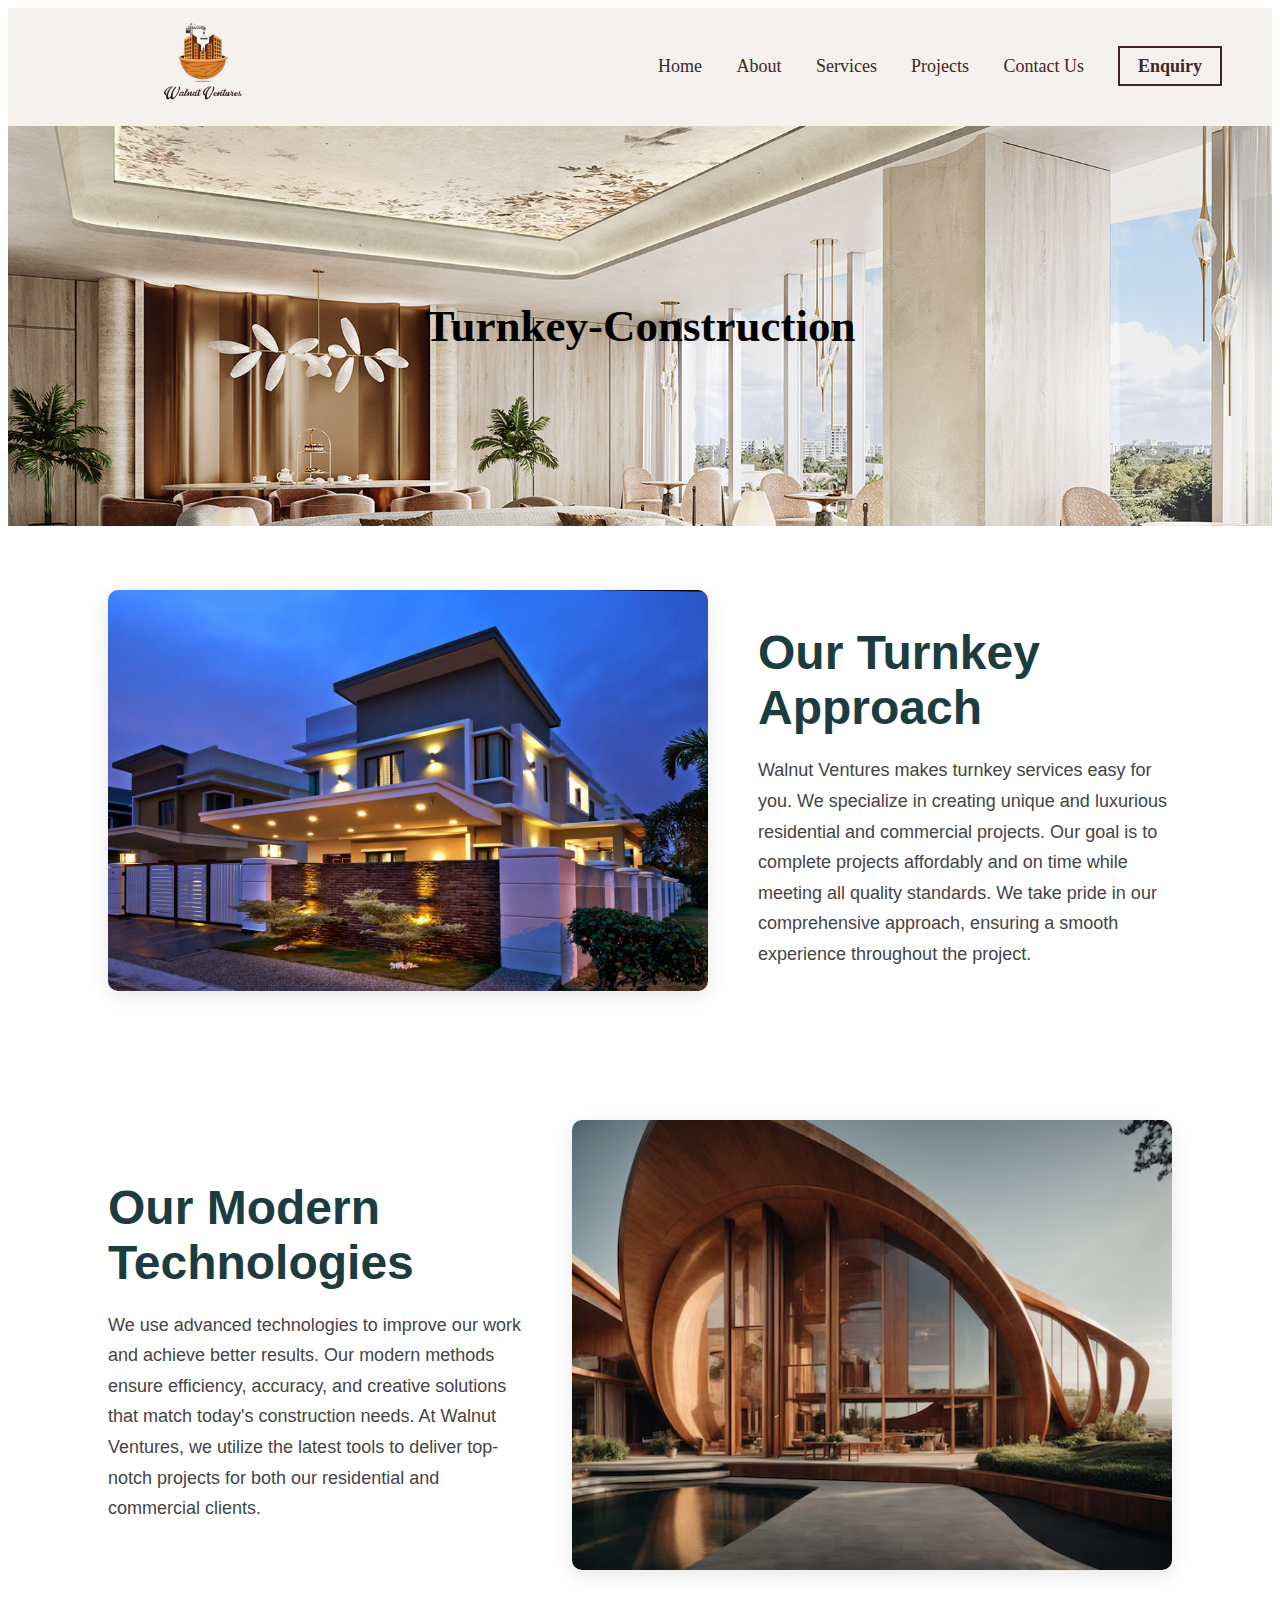
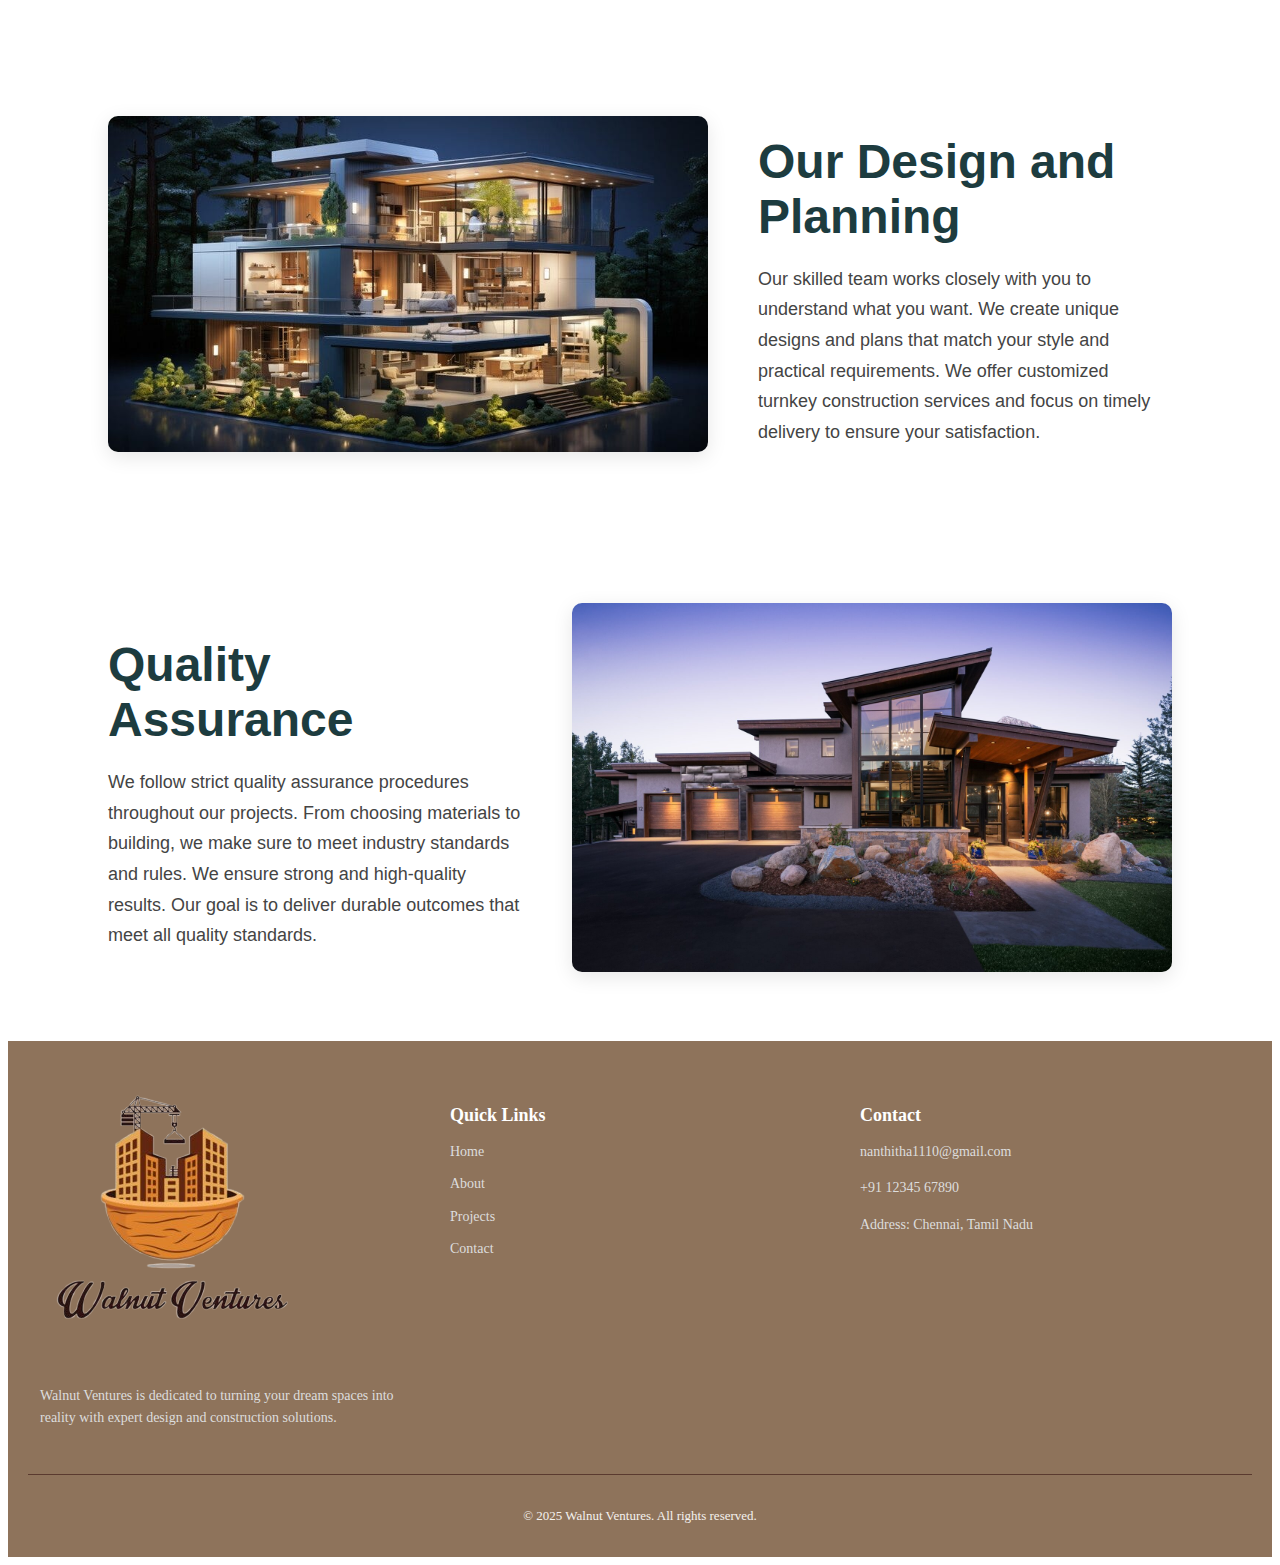
<file: turn.html>
<!DOCTYPE html>
<html lang="en">
<head>
    <meta charset="UTF-8">
    <meta name="viewport" content="width=device-width, initial-scale=1.0">
    <link rel="icon" href="/Images/walnut .png">
    <title>Turnkey</title>
    <link rel="stylesheet" href="turn.css">
</head>
<body>
     <header class="navbar">
        <div class="logo-container">
            <img src="/Images/walnut .png" alt="logo" class="logo" />

        </div>
        <div class="hamburger" onclick="toggleMenu()">☰</div>
        <nav class="nav-links" id="navLinks">
            <a href="index.html">Home </a>
            <a href="about.html">About </a>
            <div class="dropdown">
                <a href="#">Services</a>
                <div class="dropdown-content">
                    <a href="red.html">Residential</a>
                    <a href="com.html">Commercial</a>
                    <a href="Int.html">Interior</a>
                    <a href="arc.html">Architectural Design</a>
                    <a href="turn.html">Turnkey Construction</a>
                </div>
            </div>
            <a href="project.html">Projects </a>
            <a href="contact.html">Contact Us</a>
            <a href="#" class="enquiry-btn" onclick="openPopup()">Enquiry</a>

        </nav>
    </header>

    <section class="turn-parallax">
        <div class="breadcrumb">
            <h2>Turnkey-Construction</h2>
        </div>
    </section>
    <section class="turnkey-section">
  <div class="turnkey-container">
    <!-- Left Image -->
    <div class="turnkey-image">
      <img src="Images/Residential/red5.webp" alt="architectural Construction">
    </div>

    <!-- Right Content -->
    <div class="turnkey-content">
      <h2>Our Turnkey Approach</h2>
      <p>
        Walnut Ventures makes turnkey services easy for you. We specialize in 
        creating unique and luxurious residential and commercial projects. 
        Our goal is to complete projects affordably and on time while meeting 
        all quality standards. We take pride in our comprehensive approach, 
        ensuring a smooth experience throughout the project.
      </p>
      
    </div>
  </div>
</section>
<section class="modern-apartments">
    <div class="modern-container">
        <!--left content-->
        <div class="modern-content">
            <h2>Our Modern Technologies</h2>
            <p>
               We use advanced technologies to improve our work and achieve better results. 
               Our modern methods ensure efficiency, accuracy, and creative solutions that
                match today's construction needs. At Walnut Ventures, we utilize the latest tools 
                to deliver top-notch projects for both our residential and commercial clients.
            </p>
        </div>
        <!-- right Image -->
    <div class="modern-image">
      <img src="Images/Archite/arc2.avif" alt="Commercial Construction">
    </div>
    </div>
</section>
<section class="plan-section">
  <div class="plan-container">
    <!-- Left Image -->
    <div class="plan-image">
      <img src="Images/Residential/red7.jpg" alt="Commercial Construction">
    </div>

    <!-- Right Content -->
    <div class="plan-content">
      <h2>Our Design and Planning</h2>
      <p>
        Our skilled team works closely with you to understand what you want.
         We create unique designs and plans that match your style and practical 
         requirements. We offer customized turnkey construction services and focus 
         on timely delivery to ensure your satisfaction.
      </p>
      
    </div>
  </div>
</section>
<!-- custom -->
<section class="quality-apartments">
    <div class="quality-container">
        <!--left content-->
        <div class="quality-content">
            <h2>Quality Assurance</h2>
            <p>
              We follow strict quality assurance procedures throughout our projects. 
              From choosing materials to building, we make sure to meet industry standards
               and rules. We ensure strong and high-quality results. Our goal is to deliver 
               durable outcomes that meet all quality standards.
            </p>
        </div>
        <!-- right Image -->
    <div class="quality-image">
      <img src="Images/Residential/img5.jpg" alt="Commercial Construction">
    </div>
    </div>
</section>
<!--footer-->
    <footer class="footer">
        <div class="footer-container">
    <div class="footer-column">
      <img src="/Images/walnut .png" alt="logo">
      <p>Walnut Ventures is dedicated to turning your dream spaces into reality with expert design and construction solutions.</p>
    </div>
    <div class="footer-column">
      <h4>Quick Links</h4>
      <ul>
        <li><a href="index.html">Home</a></li>
        <li><a href="about.html">About</a></li>
        <li><a href="project.html">Projects</a></li>
        <li><a href="contact.html">Contact</a></li>
      </ul>
    </div>
<div class="footer-column">
      <h4>Contact</h4>
      <p><a href="mailto:nanthitha1110@gmail.com.com">nanthitha1110@gmail.com</a></p>
      <p><a href="tel:+911234567890">+91 12345 67890</a></p>
      <p>Address: Chennai, Tamil Nadu</p>
    </div>
  </div>
  <div class="footer-bottom">
    <p>© 2025 Walnut Ventures. All rights reserved.</p>
  </div>
  
</footer>
<!--Enquiry popup-->
<div class="popup-overlay" id="enquiryPopup">
  <div class="popup-box">
    <span class="close-btn" onclick="closePopup()">×</span>
    
    <div class="popup-content">
      <!-- Left Section -->
      <div class="popup-left">
        <h2>Do you have a <span class="highlight">Questions?</span></h2>
        <p>
          We proudly serve clients across the greater Seattle area and beyond. To learn more about our services or to discuss your next project, feel free to contact us!
        </p>
        <img src="/Images/enquiry.png" alt="Get in Touch">
      </div>

      <!-- Right Section -->
      <div class="popup-right">
        <h2>Quick <span class="highlight">Enquiry</span></h2>
        <!-- 📩 FormSubmit integrated form -->
        <form action="https://formsubmit.co/95475e66bd7dac9addb08b57b6e6d121" method="POST">
          <!-- Hidden config -->
          <input type="hidden" name="_captcha" value="false">
          <input type="hidden" name="_next" value="thanks.html">
          <input type="hidden" name="_template" value="table">

          <!-- User fields -->
          <input type="text" name="name" placeholder="Enter Your Name" required>
          <input type="email" name="email" placeholder="Enter Your Email" required>
          <input type="tel" name="phone" placeholder="Enter Phone Number" required>

          <select name="service" required>
            <option value="">Services</option>
            <option value="Construction">Construction</option>
            <option value="Interior">Interior</option>
            <option value="Renovation">Renovation</option>
          </select>

          <textarea name="message" placeholder="Your Message" rows="4" required></textarea>

          <label><input type="checkbox" required> I'm not a robot</label>
          <button type="submit">Submit</button>
        </form>
      </div>
    </div>
  </div>
</div>
<script src="script.js"></script>
</body>
</html>
</file>
<file: style.css>
* {
  box-sizing: border-box;
}

body {
  margin: 0;
  font-family: 'Segoe UI', sans-serif;
}

/* nav bar */
.navbar {
  background-color: #F4F1EE;
  color:  #3E2723;
  display: flex;
  justify-content: space-between;
  align-items: center;
  padding: 10px 50px;
  cursor: pointer;
}

.logo-container {
  display: flex;
  align-items: center;
}

.logo-container img {
  width: 100px;
  height: auto;
}

.logo {

  height: 50px;
  margin-left: 100px;
}

.hamburger {
  display: none;
  font-size: 26px;
  cursor: pointer;
}

.nav-links a {
  color: #3E2723;
  text-decoration: none;
  margin-left: 30px;
  font-size: 18px;
  transition: color 0.3s ease;
}

.nav-links a:hover {
  color: #6E4F3A;
}

.enquiry-btn {
  background-color: transparent;
  color: #3E2723;
  padding: 8px 18px;
  border: 2px solid #3E2723;
  font-weight: bold;
}

.enquiry-btn:hover {
  background-color: #3E2723;
  color: white;
}
/* Dropdown container */
.dropdown {
  position: relative;
  display: inline-block;
}

/* Dropdown content (hidden by default) */
.dropdown-content {
  display: none;
  position: absolute;
  background-color: #f4f1ee;
  min-width: 160px;
  box-shadow: 0 4px 8px rgba(0, 0, 0, 0.2);
  z-index: 1;
  flex-direction: column;
}

/* Show the dropdown on hover */
.dropdown:hover .dropdown-content {
  display: flex;
}

/* Dropdown links */
.dropdown-content a {
  color: #3e2723;
  padding: 12px 16px;
  text-decoration: none;
  display: block;
}

.dropdown-content a:hover {
  background-color: #e0d6cd;
}


/* banner */
.banner {
  display: flex;
  height: 100vh;
  width: 100%;
}

.left-section {
  background-color:  #8E735B;
  width: 45%;
  display: flex;
  align-items: center;
  justify-content: center;
  padding: 60px;
  position: relative;
}

.left-section::before {
  content: '';
  position: absolute;
  border: 20px solid rgba(255, 255, 255, 0.1);
  top: 50px;
  left: 50px;
  right: 50px;
  bottom: 50px;
  z-index: 1;
  animation: floatBox 4s ease-in-out infinite;
  /* slide animation here */

}

.text-content {
  position: relative;
  color: white;
  z-index: 2;
  max-width: 500px;
}

.brand {
  font-size: 14px;
  letter-spacing: 1px;
  margin-bottom: 20px;
  text-transform: uppercase;
  border-top: 2px solid white;
  display: inline-block;
  padding-top: 10px;
}

.headline {
  font-size: 48px;
  font-weight: bold;
  line-height: 1.2;
  margin-bottom: 40px;
  animation: slideInFromLeft 1s ease-out forwards;
  animation-delay: 0.2s;
  opacity: 0;
}

.btn {
  background-color: #0e2d2d;
  color: white;
  padding: 14px 28px;
  text-decoration: none;
  font-size: 14px;
  display: inline-block;
  position: relative;
  transition: 0.3s ease;
   animation: slideInFromLeft 1s ease-out forwards;
  animation-delay: 0.6s;
  opacity: 0;
}

.btn::after {
  content: "";
  position: absolute;
  width: 20px;
  height: 2px;
  background: white;
  bottom: 0;
  left: 0;
  transition: width 0.3s;
}

.btn:hover::after {
  width: 100%;
}

.right-section {
  width: 55%;
}

.right-section img {
  animation: slideInFromRight 1.2s ease-out forwards;
  animation-delay: 0.8s;
  opacity: 0;
  width: 100%;
  height: 100vh;
  object-fit: cover;
}
/* Welcome section */
.welcome-section {
  padding: 60px 30px;
  background: #fff;
}

.welcome-container {
  display: flex;
  flex-wrap: wrap;
  gap: 40px;
  align-items: center;
  justify-content: center;
}

.welcome-image {
  position: relative;
  flex: 1 1 450px;
  min-width: 300px;
}

.welcome-image img {
  width: 100%;
  border-radius: 10px;
  box-shadow: 0 4px 12px rgba(0, 0, 0, 0.1);
}



.welcome-content {
  flex: 1 1 500px;
  max-width: 600px;
}

.welcome-content h5 {
  color: #5a3a2f;
  font-weight: 600;
  font-size: 14px;
  text-transform: uppercase;
  margin-bottom: 10px;
  letter-spacing: 1px;
  position: relative;
  display: inline-block;
  white-space: nowrap;
  transition: transform 0.3s ease, color 0.3s ease;
  
}
.welcome-heading h5:hover {
  transform: scale(1.1); /* expand by 10% */
  color: #3e2723;         /* optional color change */
}

.welcome-content h2 {
  font-size: 36px;
  font-weight: bold;
  color: #222;
  margin-bottom: 20px;
  line-height: 1.3;
}

.welcome-content p {
  color: #555;
  margin-bottom: 15px;
  line-height: 1.6;
}

.checklist {
  list-style: none;
  padding: 0;
  margin-top: 10px;
}

.checklist li {
  position: relative;
  padding-left: 28px;
  margin-bottom: 10px;
  color: #333;
}

.checklist li::before {
  content: "✔";
  position: absolute;
  left: 0;
  color: #5a3a2f;
  font-weight: bold;
}
.read-more-btn {
  display: inline-block;
  margin-top: 20px;
  padding: 12px 24px;
  background-color: #3e2723;
  color: white;
  text-decoration: none;
  font-weight: bold;
  border-radius: 5px;
  transition: background-color 0.3s ease;
}

.read-more-btn:hover {
  background-color: #5a3a2f;
}
/* RECENTLY FINISHED */
.section-title {
  display: flex;
  align-items: center;
  justify-content: center;
  gap: 10px;
  margin: 40px 0;
}

.section-title h5 {
  font-size: 16px;
  letter-spacing: 2px;
  text-transform: uppercase;
  color: #3e2723;
  position: relative;
  white-space: nowrap;
  transition: transform 0.3s ease;
}

.section-title .line {
  display: inline-block;
  height: 2px;
  background-color: #3e2723;
}

.section-title .line.left {
  width: 50px;
  position: relative;
}

.section-title .line.left::before {
  content: "";
  position: absolute;
  bottom: -5px;
  left: 0;
  width: 20px;
  height: 2px;
  background-color: #3e2723;
}

.section-title .line.right {
  width: 50px;
  position: relative;
}

.section-title .line.right::before {
  content: "";
  position: absolute;
  bottom: -5px;
  right: 0;
  width: 20px;
  height: 2px;
  background-color: #3e2723;
}

.latest-projects {
  text-align: center;
  padding: 60px 30px;
}

.section-title {
  font-size: 40px;
  color: #1f2f30;
  margin-bottom: 40px;
}

.project-carousel {
  display: flex;
  overflow-x: auto;
  scroll-snap-type: x mandatory;
  scroll-behavior: smooth;
  gap: 20px;
  padding: 0 20px;
}

.project-card {
  min-width: 90%;
  background: white;
  border-radius: 8px;
  box-shadow: 0 4px 20px rgba(0, 0, 0, 0.1);
  scroll-snap-align: center;
  position: relative;
}

.project-card img {
  width: 100%;
  border-top-left-radius: 8px;
  border-top-right-radius: 8px;
  height: 500px;
  object-fit: cover;
}

.project-details {
  position: absolute;
  bottom: 20px;
  left: 30px;
  width: 260px; /* Adjust size */
  background-color: white;
  padding: 15px;
  border-radius: 6px;
  box-shadow: 0 4px 15px rgba(0, 0, 0, 0.2);
  opacity: 0;
  transform: translateY(40px);
  transition: all 0.6s ease-out;
}
.project-details.show {
  opacity: 1;
  transform: translateY(0);
}

.project-details h3 {
  margin: 0 0 10px;
  font-size: 20px;
  color: #1f2f30;
}

.project-details p {
  margin: 0 0 15px;
  font-size: 14px;
  color: #555;
}

.quote-btn {
  color: #3e2723;
  font-weight: bold;
  text-decoration: none;
}

.carousel-controls {
  display: flex;
  justify-content: center;
  margin-top: 20px;
}

.arrow {
  font-size: 28px;
  margin: 0 10px;
  cursor: pointer;
  color: #333;
  transition: color 0.3s;
}

.arrow:hover {
  color: #3e2723;
}
/* Services */
.services {
  padding: 60px 20px;
  text-align: center;
}

.service-title {
  text-align: center;
  margin-bottom: 40px;
}

.service-title h5 {
  margin: 0;
  font-size: 14px;
  color: #3e2723;
  text-transform: uppercase;
  letter-spacing: 2px;
  display: inline-block;
  position: relative;
  padding: 0 20px;
}

.service-title h5::before,
.service-title h5::after {
  content: '';
  position: absolute;
  top: 50%;
  width: 40px;
  height: 1px;
  background: #3e2723;
}

.service-title h5::before {
  left: -50px;
}

.service-title h5::after {
  right: -50px;
}

.service-title h2 {
  margin-top: 10px;
  font-size: 36px;
  color: #2c2c2c;
  font-weight: bold;
}

.services-grid {
  display: grid;
  grid-template-columns: repeat(3,1 fr);
  gap: 30px;
  max-width: 1200px;
  margin: auto;
}
.row {
  display: flex;
  justify-content: space-between;
  gap: 30px;
  margin-bottom: 30px;
}

.row-2 {
  justify-content: center;
}


.service-card {
  background: #f8f8f8;
  padding: 30px 20px;
  border-radius: 10px;
   border: 2px solid #3e2723;
  box-shadow: 0 4px 12px rgba(0, 0, 0, 0.05);
  transition: transform 0.3s;
}
.service-card:hover {
  border-color: #5a3a2f; 
  transform: translateY(-5px); /* Optional hover effect */
}

.service-card h3 {
  font-size: 18px;
  margin: 15px 0;
  color: #333;
}

.service-card p {
  font-size: 14px;
  color: #555;
}

.service-card a {
  display: inline-block;
  margin-top: 10px;
  color: #3e2723;
  font-weight: bold;
  text-decoration: none;
}
.service-card img{
  width: 100px;
}
/* parellex */
.parallax-section {
  background-image: url('/Images/Interior/int\ 4.jpg'); /* replace with your image */
  background-attachment: fixed;
  background-size: cover;
  background-position: center;
  height: 400px;
  display: flex;
  justify-content: center;
  align-items: center;
  color: white;
  text-align: center;
  position: relative;
  z-index: 1;
}

.parallax-section::before {
  content: '';
  position: absolute;
  top: 0; left: 0; right: 0; bottom: 0;
  background-color: rgba(0, 0, 0, 0.4); /* optional dark overlay */
  z-index: -1;
}

.parallax-content {
  position: absolute;
  bottom: 20px;
  left: 60px;
  width: 260px; /* Adjust size */
  background-color: white;
  padding: 25px;
  border-radius: 6px;
  box-shadow: 0 4px 15px rgba(0, 0, 0, 0.2);
  font-size: 20px;
  color: #1f2f30;
}
.arrow-button {
  width: 60px;
  height: 60px;
  background-color: #3e2723; 
  border-radius: 50%;
  display: flex;
  align-items: center;
  justify-content: center;
  cursor: pointer;
  transition: background-color 0.3s ease;
  text-decoration: none;
}

.arrow-button:hover {
  background-color: #5a3a2f;
}

.arrow-int {
  font-size: 30px;
  color: white;
  text-decoration: none;
}

/* review */
.client-review {
  padding: 60px 20px;
  text-align: center;
  background-color: #F4F1EE;

}

.review-title {
  font-size: 32px;
  margin-bottom: 40px;
  color: #3e2723;
 text-align: center;
}
.review-row {
  display: flex;
  gap: 30px;
  justify-content: center;
  flex-wrap: wrap;
}
.review-card {
  max-width: 600px;
  margin: 0 auto 40px;
  padding: 20px;
  border: 2px solid #ddd;
  border-radius: 10px;
  background-color: #fff;
  box-shadow: 0 4px 10px rgba(0,0,0,0.05);
}
.review-card img{
  width: 550px;
}
.review-card .stars {
  font-size: 20px;
  color: #ffc107;
}

.review-card .quote {
  font-style: italic;
  margin: 15px 0;
  color: #333;
}

.review-card .client-name {
  font-weight: bold;
  color: #555;
}
.review-card:hover {
  transform: translateY(-5px);
}
/* footer */
.footer {
  background-color: #8E735B;
  color: #f4f1ee;
  padding: 40px 20px 20px;
  font-size: 14px;
}

.footer-container {
  display: flex;
  flex-wrap: wrap;
  justify-content: space-between;
  gap: 30px;
  max-width: 1200px;
  margin: auto;
}

.footer-column {
  flex: 1 1 250px;
}

.footer-column h4 {
  font-size: 18px;
  margin-bottom: 15px;
  color: #ffffff;
}

.footer-column p,
.footer-column li,
.footer-column a {
  color: #ddd;
  line-height: 1.6;
  text-decoration: none;
 
}

.footer-column ul {
  list-style: none;
  padding: 0;
  margin: 0;
}

.footer-column li {
  margin-bottom: 10px;
}

.footer-column a:hover {
  color: #f4a261;
}

.footer-bottom {
  text-align: center;
  border-top: 1px solid #5a3a2f;
  margin-top: 30px;
  padding-top: 20px;
  font-size: 13px;
}

/* enquiry */
/* Overlay background */
.popup-overlay {
  position: fixed;
  top: 0;
  left: 0;
  height: 100%;
  width: 100%;
  display: none; /* initially hidden */
  justify-content: center;
  align-items: center;
  background-color: rgba(0, 0, 0, 0.5);
  z-index: 9999;
}

/* Popup container */
.popup-box {
  background-color: #fff;
  width: 90%;
  max-width: 1000px;
  display: flex;
  flex-direction: column;
  position: relative;
  border-radius: 10px;
  overflow: hidden;
}

/* Close button */
.close-btn {
  position: absolute;
  top: 15px;
  right: 25px;
  font-size: 28px;
  color: #000;
  cursor: pointer;
  z-index: 10;
}

/* Content container */
.popup-content {
  display: flex;
  flex-direction: row;
  width: 100%;
}

/* Left section */
.popup-left {
  width: 45%;
  background-color: #fff3cc;
  padding: 30px;
  display: flex;
  flex-direction: column;
  justify-content: center;
  align-items: center;
  text-align: center;
}

.popup-left h2 {
  font-size: 22px;
  margin-bottom: 10px;
}

.popup-left p {
  font-size: 14px;
  color: #444;
  margin-bottom: 20px;
}

.popup-left .highlight {
  color: #f9b500;
  font-weight: bold;
}

.popup-left img {
  width: 100%;
  max-height: 200px;
  object-fit: contain;
}

/* Right section */
.popup-right {
  width: 55%;
  padding: 30px;
  background-color: #fff;
}

.popup-right h2 {
  font-size: 22px;
  margin-bottom: 20px;
}

.popup-right .highlight {
  color: #f9b500;
  font-weight: bold;
}

/* Form styles */
.popup-right form {
  display: flex;
  flex-direction: column;
}

.popup-right input,
.popup-right select,
.popup-right textarea {
  padding: 10px 15px;
  margin-bottom: 15px;
  font-size: 14px;
  border: 2px solid #f9b500;
  border-radius: 5px;
}

.popup-right textarea {
  resize: vertical;
}

.popup-right label {
  font-size: 14px;
  margin-bottom: 15px;
  display: flex;
  align-items: center;
  gap: 8px;
}

.popup-right button {
  background-color: #f9b500;
  color: #000;
  padding: 12px;
  font-size: 16px;
  border: none;
  border-radius: 6px;
  cursor: pointer;
  transition: background-color 0.3s;
}

.popup-right button:hover {
  background-color: #e6a400;
}




@keyframes slideInFromLeft {
  0% {
    opacity: 0;
    transform: translateX(-80px);
  }
  100% {
    opacity: 1;
    transform: translateX(0);
  }
}

@keyframes slideInFromRight {
  0% {
    opacity: 0;
    transform: translateX(80px);
  }
  100% {
    opacity: 1;
    transform: translateX(0);
  }
}
@keyframes floatBox {

  0%,
  100% {
    transform: translateY(0px);
  }

  50% {
    transform: translateY(-15px);
  }
}
@keyframes slideUp {
  0% {
    opacity: 0;
    transform: translateY(40px);
  }
  100% {
    opacity: 1;
    transform: translateY(0);
  }
}

/* ---------- RESPONSIVE MEDIA QUERIES ---------- */

@media (max-width: 768px) {
  .hamburger {
    display: block;
  }

  .nav-links {
    display: none; /* hide by default */
    flex-direction: column;
    gap: 10px;
    align-items: center;
    width: 100%;
  }

  .nav-links.active {
    display: flex; /* show when .active class is toggled */
  }
  .navbar {
    flex-direction: column;
    gap: 10px;
    padding: 15px;
  }

  

  .banner {
    flex-direction: column;
    height: auto;
  }

  .left-section, .right-section {
    width: 100%;
    height: auto;
    padding: 40px 20px;
  }

  .text-content {
    text-align: center;
  }

  .headline {
    font-size: 30px;
  }

  .logo-container img {
    width: 70px;
  }

  .right-section img {
    height: 300px;
  }

}
@media (max-width: 768px) {
  .parallax-section {
    background-attachment: scroll;
  }
}
</file>
<file: about.css>
.navbar {
  background-color: #F4F1EE;
  color:  #3E2723;
  display: flex;
  justify-content: space-between;
  align-items: center;
  padding: 10px 50px;
  cursor: pointer;
}

.logo-container {
  display: flex;
  align-items: center;
}

.logo-container img {
  width: 100px;
  height: auto;
}

.logo {

  height: 50px;
  margin-left: 100px;
}

.hamburger {
  display: none;
  font-size: 26px;
  cursor: pointer;
}

.nav-links a {
  color: #3E2723;
  text-decoration: none;
  margin-left: 30px;
  font-size: 18px;
  transition: color 0.3s ease;
}

.nav-links a:hover {
  color: #6E4F3A;
}

.enquiry-btn {
  background-color: transparent;
  color: #3E2723;
  padding: 8px 18px;
  border: 2px solid #3E2723;
  font-weight: bold;
}

.enquiry-btn:hover {
  background-color: #3E2723;
  color: white;
}
/* Dropdown container */
.dropdown {
  position: relative;
  display: inline-block;
}

/* Dropdown content (hidden by default) */
.dropdown-content {
  display: none;
  position: absolute;
  background-color: #f4f1ee;
  min-width: 160px;
  box-shadow: 0 4px 8px rgba(0, 0, 0, 0.2);
  z-index: 1;
  flex-direction: column;
}

/* Show the dropdown on hover */
.dropdown:hover .dropdown-content {
  display: flex;
}

/* Dropdown links */
.dropdown-content a {
  color: #3e2723;
  padding: 12px 16px;
  text-decoration: none;
  display: block;
}

.dropdown-content a:hover {
  background-color: #e0d6cd;
}

.about-parallax {
  background-image: url('/Images/Interior/img2.jpg'); /* Replace with your image path */
  background-attachment: fixed;
  background-position: center;
  background-repeat: no-repeat;
  background-size: cover;
  height: 400px;
  position: relative;
  display: flex;
  justify-content: center;
  align-items: center;
  color: #3E2723;
  text-align: center;
}

.about-text {
  
  padding: 30px;
  border-radius: 10px;
}

.about-text h2 {
  font-size: 32px;
  margin-bottom: 10px;
}

.about-text p {
  font-size: 18px;
  margin: 0;
}
.about-section {
  display: flex;
  flex-wrap: wrap;
  align-items: center;
  padding: 80px 40px;
  background-color: #f4f1ee;
  gap: 40px;
}

.about-image {
  flex: 1 1 45%;
}

.about-image img {
  width: 100%;
  border-radius: 10px;
  box-shadow: 0 4px 20px rgba(0, 0, 0, 0.1);
}

.about-container {
  flex: 1 1 50%;
  max-width: 600px;
}

.about-heading h5 {
  font-size: 14px;
  color: #6E4F3A;
  text-transform: uppercase;
  letter-spacing: 1px;
  margin-bottom: 10px;
}

.about-container h2 {
  font-size: 36px;
  margin-bottom: 20px;
  color: #3E2723;
  line-height: 1.3;
}

.about-container p {
  font-size: 16px;
  color: #333;
  line-height: 1.7;
  margin-bottom: 15px;
  text-align: justify;
}
/* footer */
.footer {
  background-color: #8E735B;
  color: #f4f1ee;
  padding: 40px 20px 20px;
  font-size: 14px;
}

.footer-container {
  display: flex;
  flex-wrap: wrap;
  justify-content: space-between;
  gap: 30px;
  max-width: 1200px;
  margin: auto;
}

.footer-column {
  flex: 1 1 250px;
}

.footer-column h4 {
  font-size: 18px;
  margin-bottom: 15px;
  color: #ffffff;
}

.footer-column p,
.footer-column li,
.footer-column a {
  color: #ddd;
  line-height: 1.6;
  text-decoration: none;
 
}

.footer-column ul {
  list-style: none;
  padding: 0;
  margin: 0;
}

.footer-column li {
  margin-bottom: 10px;
}

.footer-column a:hover {
  color: #f4a261;
}

.footer-bottom {
  text-align: center;
  border-top: 1px solid #5a3a2f;
  margin-top: 30px;
  padding-top: 20px;
  font-size: 13px;
}

/* enquiry */
/* Overlay background */
.popup-overlay {
  position: fixed;
  top: 0;
  left: 0;
  height: 100%;
  width: 100%;
  display: none; /* initially hidden */
  justify-content: center;
  align-items: center;
  background-color: rgba(0, 0, 0, 0.5);
  z-index: 9999;
}

/* Popup container */
.popup-box {
  background-color: #fff;
  width: 90%;
  max-width: 1000px;
  display: flex;
  flex-direction: column;
  position: relative;
  border-radius: 10px;
  overflow: hidden;
}

/* Close button */
.close-btn {
  position: absolute;
  top: 15px;
  right: 25px;
  font-size: 28px;
  color: #000;
  cursor: pointer;
  z-index: 10;
}

/* Content container */
.popup-content {
  display: flex;
  flex-direction: row;
  width: 100%;
}

/* Left section */
.popup-left {
  width: 45%;
  background-color: #fff3cc;
  padding: 30px;
  display: flex;
  flex-direction: column;
  justify-content: center;
  align-items: center;
  text-align: center;
}

.popup-left h2 {
  font-size: 22px;
  margin-bottom: 10px;
}

.popup-left p {
  font-size: 14px;
  color: #444;
  margin-bottom: 20px;
}

.popup-left .highlight {
  color: #f9b500;
  font-weight: bold;
}

.popup-left img {
  width: 100%;
  max-height: 200px;
  object-fit: contain;
}

/* Right section */
.popup-right {
  width: 55%;
  padding: 30px;
  background-color: #fff;
}

.popup-right h2 {
  font-size: 22px;
  margin-bottom: 20px;
}

.popup-right .highlight {
  color: #f9b500;
  font-weight: bold;
}

/* Form styles */
.popup-right form {
  display: flex;
  flex-direction: column;
}

.popup-right input,
.popup-right select,
.popup-right textarea {
  padding: 10px 15px;
  margin-bottom: 15px;
  font-size: 14px;
  border: 2px solid #f9b500;
  border-radius: 5px;
}

.popup-right textarea {
  resize: vertical;
}

.popup-right label {
  font-size: 14px;
  margin-bottom: 15px;
  display: flex;
  align-items: center;
  gap: 8px;
}

.popup-right button {
  background-color: #f9b500;
  color: #000;
  padding: 12px;
  font-size: 16px;
  border: none;
  border-radius: 6px;
  cursor: pointer;
  transition: background-color 0.3s;
}

.popup-right button:hover {
  background-color: #e6a400;
}
@media (max-width: 768px) {
  .about-section {
    flex-direction: column;
    padding: 50px 20px;
    text-align: center;
  }

  .about-container {
    max-width: 100%;
  }

  .about-container h2 {
    font-size: 28px;
  }
}
</file>
<file: arc.css>
.navbar {
  background-color: #F4F1EE;
  color:  #3E2723;
  display: flex;
  justify-content: space-between;
  align-items: center;
  padding: 10px 50px;
  cursor: pointer;
}

.logo-container {
  display: flex;
  align-items: center;
}

.logo-container img {
  width: 100px;
  height: auto;
}

.logo {

  height: 50px;
  margin-left: 100px;
}

.hamburger {
  display: none;
  font-size: 26px;
  cursor: pointer;
}

.nav-links a {
  color: #3E2723;
  text-decoration: none;
  margin-left: 30px;
  font-size: 18px;
  transition: color 0.3s ease;
}

.nav-links a:hover {
  color: #6E4F3A;
}

.enquiry-btn {
  background-color: transparent;
  color: #3E2723;
  padding: 8px 18px;
  border: 2px solid #3E2723;
  font-weight: bold;
}

.enquiry-btn:hover {
  background-color: #3E2723;
  color: white;
}
/* Dropdown container */
.dropdown {
  position: relative;
  display: inline-block;
}

/* Dropdown content (hidden by default) */
.dropdown-content {
  display: none;
  position: absolute;
  background-color: #f4f1ee;
  min-width: 160px;
  box-shadow: 0 4px 8px rgba(0, 0, 0, 0.2);
  z-index: 1;
  flex-direction: column;
}

/* Show the dropdown on hover */
.dropdown:hover .dropdown-content {
  display: flex;
}

/* Dropdown links */
.dropdown-content a {
  color: #3e2723;
  padding: 12px 16px;
  text-decoration: none;
  display: block;
}

.dropdown-content a:hover {
  background-color: #e0d6cd;
}
/* parallax */
.arc-parallax{
    background-image: url('/Images/Archite/arc6.webp'); /* Replace with your image path */
  background-attachment: fixed;
  background-position: center;
  background-repeat: no-repeat;
  background-size: cover;
  height: 400px;
  position: relative;
  display: flex;
  justify-content: center;
  align-items: center;
  color: black;
  text-align: center;
}
.breadcrumb{
   font-size: 30px;
}
/*  */
.architectural-section {
  padding: 60px 100px;
  background: #fff;
  font-family: 'Poppins', sans-serif;
}

.architectural-container {
  display: flex;
  align-items: center;
  justify-content: space-between;
  gap: 50px;
  flex-wrap: wrap;
}

.architectural-image img {
  max-width: 100%;
  width: 600px;
  border-radius: 10px;
  box-shadow: 0 5px 20px rgba(0,0,0,0.1);
}

.architectural-content {
  flex: 1;
  max-width: 600px;
}

.architectural-content h2 {
  font-size: 48px;
  color: #1d3c3f;
  margin-bottom: 20px;
}

.architectural-content p {
  font-size: 18px;
  color: #444;
  line-height: 1.7;
  margin-bottom: 30px;
}

/* exterior */
.exterior-apartments {
  padding: 60px 100px;
  background: #fff;
  font-family: 'Poppins', sans-serif;
}

.exterior-container {
  display: flex;
  align-items: center;
  justify-content: space-between;
  gap: 50px;
  flex-wrap: wrap;
}

.exterior-image img {
  max-width: 100%;
  width: 600px;
  border-radius: 10px;
  box-shadow: 0 5px 20px rgba(0,0,0,0.1);
}

.exterior-content {
  flex: 1;
  max-width: 600px;
}

.exterior-content h2 {
  font-size: 48px;
  color: #1d3c3f;
  margin-bottom: 20px;
}

.exterior-content p {
  font-size: 18px;
  color: #444;
  line-height: 1.7;
  margin-bottom: 30px;
}
/* interior */
.interior-section {
  padding: 60px 100px;
  background: #fff;
  font-family: 'Poppins', sans-serif;
}

.interior-container {
  display: flex;
  align-items: center;
  justify-content: space-between;
  gap: 50px;
  flex-wrap: wrap;
}

.interior-image img {
  max-width: 100%;
  width: 600px;
  border-radius: 10px;
  box-shadow: 0 5px 20px rgba(0,0,0,0.1);
}

.interior-content {
  flex: 1;
  max-width: 600px;
}

.interior-content h2 {
  font-size: 48px;
  color: #1d3c3f;
  margin-bottom: 20px;
}

.interior-content p {
  font-size: 18px;
  color: #444;
  line-height: 1.7;
  margin-bottom: 30px;
}
/* custom */
.custom-apartments {
  padding: 60px 100px;
  background: #fff;
  font-family: 'Poppins', sans-serif;
}

.custom-container {
  display: flex;
  align-items: center;
  justify-content: space-between;
  gap: 50px;
  flex-wrap: wrap;
}

.custom-image img {
  max-width: 100%;
  width: 600px;
  border-radius: 10px;
  box-shadow: 0 5px 20px rgba(0,0,0,0.1);
}

.custom-content {
  flex: 1;
  max-width: 600px;
}

.custom-content h2 {
  font-size: 48px;
  color: #1d3c3f;
  margin-bottom: 20px;
}

.custom-content p {
  font-size: 18px;
  color: #444;
  line-height: 1.7;
  margin-bottom: 30px;
}
/* footer */
.footer {
  background-color: #8E735B;
  color: #f4f1ee;
  padding: 40px 20px 20px;
  font-size: 14px;
}

.footer-container {
  display: flex;
  flex-wrap: wrap;
  justify-content: space-between;
  gap: 30px;
  max-width: 1200px;
  margin: auto;
}

.footer-column {
  flex: 1 1 250px;
}

.footer-column h4 {
  font-size: 18px;
  margin-bottom: 15px;
  color: #ffffff;
}

.footer-column p,
.footer-column li,
.footer-column a {
  color: #ddd;
  line-height: 1.6;
  text-decoration: none;
 
}

.footer-column ul {
  list-style: none;
  padding: 0;
  margin: 0;
}

.footer-column li {
  margin-bottom: 10px;
}

.footer-column a:hover {
  color: #f4a261;
}

.footer-bottom {
  text-align: center;
  border-top: 1px solid #5a3a2f;
  margin-top: 30px;
  padding-top: 20px;
  font-size: 13px;
}
/* enquiry */
/* Overlay background */
.popup-overlay {
  position: fixed;
  top: 0;
  left: 0;
  height: 100%;
  width: 100%;
  display: none; /* initially hidden */
  justify-content: center;
  align-items: center;
  background-color: rgba(0, 0, 0, 0.5);
  z-index: 9999;
}

/* Popup container */
.popup-box {
  background-color: #fff;
  width: 90%;
  max-width: 1000px;
  display: flex;
  flex-direction: column;
  position: relative;
  border-radius: 10px;
  overflow: hidden;
}

/* Close button */
.close-btn {
  position: absolute;
  top: 15px;
  right: 25px;
  font-size: 28px;
  color: #000;
  cursor: pointer;
  z-index: 10;
}

/* Content container */
.popup-content {
  display: flex;
  flex-direction: row;
  width: 100%;
}

/* Left section */
.popup-left {
  width: 45%;
  background-color: #fff3cc;
  padding: 30px;
  display: flex;
  flex-direction: column;
  justify-content: center;
  align-items: center;
  text-align: center;
}

.popup-left h2 {
  font-size: 22px;
  margin-bottom: 10px;
}

.popup-left p {
  font-size: 14px;
  color: #444;
  margin-bottom: 20px;
}

.popup-left .highlight {
  color: #f9b500;
  font-weight: bold;
}

.popup-left img {
  width: 100%;
  max-height: 200px;
  object-fit: contain;
}

/* Right section */
.popup-right {
  width: 55%;
  padding: 30px;
  background-color: #fff;
}

.popup-right h2 {
  font-size: 22px;
  margin-bottom: 20px;
}

.popup-right .highlight {
  color: #f9b500;
  font-weight: bold;
}

/* Form styles */
.popup-right form {
  display: flex;
  flex-direction: column;
}

.popup-right input,
.popup-right select,
.popup-right textarea {
  padding: 10px 15px;
  margin-bottom: 15px;
  font-size: 14px;
  border: 2px solid #f9b500;
  border-radius: 5px;
}

.popup-right textarea {
  resize: vertical;
}

.popup-right label {
  font-size: 14px;
  margin-bottom: 15px;
  display: flex;
  align-items: center;
  gap: 8px;
}

.popup-right button {
  background-color: #f9b500;
  color: #000;
  padding: 12px;
  font-size: 16px;
  border: none;
  border-radius: 6px;
  cursor: pointer;
  transition: background-color 0.3s;
}

.popup-right button:hover {
  background-color: #e6a400;
}
</file>
<file: com.css>
.navbar {
  background-color: #F4F1EE;
  color:  #3E2723;
  display: flex;
  justify-content: space-between;
  align-items: center;
  padding: 10px 50px;
  cursor: pointer;
}

.logo-container {
  display: flex;
  align-items: center;
}

.logo-container img {
  width: 100px;
  height: auto;
}

.logo {

  height: 50px;
  margin-left: 100px;
}

.hamburger {
  display: none;
  font-size: 26px;
  cursor: pointer;
}

.nav-links a {
  color: #3E2723;
  text-decoration: none;
  margin-left: 30px;
  font-size: 18px;
  transition: color 0.3s ease;
}

.nav-links a:hover {
  color: #6E4F3A;
}

.enquiry-btn {
  background-color: transparent;
  color: #3E2723;
  padding: 8px 18px;
  border: 2px solid #3E2723;
  font-weight: bold;
}

.enquiry-btn:hover {
  background-color: #3E2723;
  color: white;
}
/* Dropdown container */
.dropdown {
  position: relative;
  display: inline-block;
}

/* Dropdown content (hidden by default) */
.dropdown-content {
  display: none;
  position: absolute;
  background-color: #f4f1ee;
  min-width: 160px;
  box-shadow: 0 4px 8px rgba(0, 0, 0, 0.2);
  z-index: 1;
  flex-direction: column;
}

/* Show the dropdown on hover */
.dropdown:hover .dropdown-content {
  display: flex;
}

/* Dropdown links */
.dropdown-content a {
  color: #3e2723;
  padding: 12px 16px;
  text-decoration: none;
  display: block;
}

.dropdown-content a:hover {
  background-color: #e0d6cd;
}
/* parallax */
.com-parallax{
    background-image: url('/Images/common/buld4.jpg'); /* Replace with your image path */
  background-attachment: fixed;
  background-position: center;
  background-repeat: no-repeat;
  background-size: cover;
  height: 400px;
  position: relative;
  display: flex;
  justify-content: center;
  align-items: center;
  color: #3E2723;
  text-align: center;
}
.breadcrumb{
   font-size: 30px;
}
.commercial-construction-section {
  padding: 60px 100px;
  background: #fff;
  font-family: 'Poppins', sans-serif;
}

.commercial-container {
  display: flex;
  align-items: center;
  justify-content: space-between;
  gap: 50px;
  flex-wrap: wrap;
}

.commercial-image img {
  max-width: 100%;
  width: 600px;
  border-radius: 10px;
  box-shadow: 0 5px 20px rgba(0,0,0,0.1);
}

.commercial-content {
  flex: 1;
  max-width: 600px;
}

.commercial-content h2 {
  font-size: 48px;
  color: #1d3c3f;
  margin-bottom: 20px;
}

.commercial-content p {
  font-size: 18px;
  color: #444;
  line-height: 1.7;
  margin-bottom: 30px;
}

/* multistory */
.multistory-apartments {
  padding: 60px 100px;
  background: #fff;
  font-family: 'Poppins', sans-serif;
}

.multistory-container {
  display: flex;
  align-items: center;
  justify-content: space-between;
  gap: 50px;
  flex-wrap: wrap;
}

.multistory-image img {
  max-width: 100%;
  width: 600px;
  border-radius: 10px;
  box-shadow: 0 5px 20px rgba(0,0,0,0.1);
}

.multistory-content {
  flex: 1;
  max-width: 600px;
}

.multistory-content h2 {
  font-size: 48px;
  color: #1d3c3f;
  margin-bottom: 20px;
}

.multistory-content p {
  font-size: 18px;
  color: #444;
  line-height: 1.7;
  margin-bottom: 30px;
}
/* space */
.space-section {
  padding: 60px 100px;
  background: #fff;
  font-family: 'Poppins', sans-serif;
}

.space-container {
  display: flex;
  align-items: center;
  justify-content: space-between;
  gap: 50px;
  flex-wrap: wrap;
}

.space-image img {
  max-width: 100%;
  width: 600px;
  border-radius: 10px;
  box-shadow: 0 5px 20px rgba(0,0,0,0.1);
}

.space-content {
  flex: 1;
  max-width: 600px;
}

.space-content h2 {
  font-size: 48px;
  color: #1d3c3f;
  margin-bottom: 20px;
}

.space-content p {
  font-size: 18px;
  color: #444;
  line-height: 1.7;
  margin-bottom: 30px;
}
/* hotel */
.hotel-apartments {
  padding: 60px 100px;
  background: #fff;
  font-family: 'Poppins', sans-serif;
}

.hotel-container {
  display: flex;
  align-items: center;
  justify-content: space-between;
  gap: 50px;
  flex-wrap: wrap;
}

.hotel-image img {
  max-width: 100%;
  width: 600px;
  border-radius: 10px;
  box-shadow: 0 5px 20px rgba(0,0,0,0.1);
}

.hotel-content {
  flex: 1;
  max-width: 600px;
}

.hotel-content h2 {
  font-size: 48px;
  color: #1d3c3f;
  margin-bottom: 20px;
}

.hotel-content p {
  font-size: 18px;
  color: #444;
  line-height: 1.7;
  margin-bottom: 30px;
}
/* footer */
.footer {
  background-color: #8E735B;
  color: #f4f1ee;
  padding: 40px 20px 20px;
  font-size: 14px;
}

.footer-container {
  display: flex;
  flex-wrap: wrap;
  justify-content: space-between;
  gap: 30px;
  max-width: 1200px;
  margin: auto;
}

.footer-column {
  flex: 1 1 250px;
}

.footer-column h4 {
  font-size: 18px;
  margin-bottom: 15px;
  color: #ffffff;
}

.footer-column p,
.footer-column li,
.footer-column a {
  color: #ddd;
  line-height: 1.6;
  text-decoration: none;
 
}

.footer-column ul {
  list-style: none;
  padding: 0;
  margin: 0;
}

.footer-column li {
  margin-bottom: 10px;
}

.footer-column a:hover {
  color: #f4a261;
}

.footer-bottom {
  text-align: center;
  border-top: 1px solid #5a3a2f;
  margin-top: 30px;
  padding-top: 20px;
  font-size: 13px;
}
/* enquiry */
/* Overlay background */
.popup-overlay {
  position: fixed;
  top: 0;
  left: 0;
  height: 100%;
  width: 100%;
  display: none; /* initially hidden */
  justify-content: center;
  align-items: center;
  background-color: rgba(0, 0, 0, 0.5);
  z-index: 9999;
}

/* Popup container */
.popup-box {
  background-color: #fff;
  width: 90%;
  max-width: 1000px;
  display: flex;
  flex-direction: column;
  position: relative;
  border-radius: 10px;
  overflow: hidden;
}

/* Close button */
.close-btn {
  position: absolute;
  top: 15px;
  right: 25px;
  font-size: 28px;
  color: #000;
  cursor: pointer;
  z-index: 10;
}

/* Content container */
.popup-content {
  display: flex;
  flex-direction: row;
  width: 100%;
}

/* Left section */
.popup-left {
  width: 45%;
  background-color: #fff3cc;
  padding: 30px;
  display: flex;
  flex-direction: column;
  justify-content: center;
  align-items: center;
  text-align: center;
}

.popup-left h2 {
  font-size: 22px;
  margin-bottom: 10px;
}

.popup-left p {
  font-size: 14px;
  color: #444;
  margin-bottom: 20px;
}

.popup-left .highlight {
  color: #f9b500;
  font-weight: bold;
}

.popup-left img {
  width: 100%;
  max-height: 200px;
  object-fit: contain;
}

/* Right section */
.popup-right {
  width: 55%;
  padding: 30px;
  background-color: #fff;
}

.popup-right h2 {
  font-size: 22px;
  margin-bottom: 20px;
}

.popup-right .highlight {
  color: #f9b500;
  font-weight: bold;
}

/* Form styles */
.popup-right form {
  display: flex;
  flex-direction: column;
}

.popup-right input,
.popup-right select,
.popup-right textarea {
  padding: 10px 15px;
  margin-bottom: 15px;
  font-size: 14px;
  border: 2px solid #f9b500;
  border-radius: 5px;
}

.popup-right textarea {
  resize: vertical;
}

.popup-right label {
  font-size: 14px;
  margin-bottom: 15px;
  display: flex;
  align-items: center;
  gap: 8px;
}

.popup-right button {
  background-color: #f9b500;
  color: #000;
  padding: 12px;
  font-size: 16px;
  border: none;
  border-radius: 6px;
  cursor: pointer;
  transition: background-color 0.3s;
}

.popup-right button:hover {
  background-color: #e6a400;
}
</file>
<file: contact.css>
.navbar {
  background-color: #F4F1EE;
  color:  #3E2723;
  display: flex;
  justify-content: space-between;
  align-items: center;
  padding: 10px 50px;
  cursor: pointer;
}

.logo-container {
  display: flex;
  align-items: center;
}

.logo-container img {
  width: 100px;
  height: auto;
}

.logo {

  height: 50px;
  margin-left: 100px;
}

.hamburger {
  display: none;
  font-size: 26px;
  cursor: pointer;
}

.nav-links a {
  color: #3E2723;
  text-decoration: none;
  margin-left: 30px;
  font-size: 18px;
  transition: color 0.3s ease;
}

.nav-links a:hover {
  color: #6E4F3A;
}

.enquiry-btn {
  background-color: transparent;
  color: #3E2723;
  padding: 8px 18px;
  border: 2px solid #3E2723;
  font-weight: bold;
}

.enquiry-btn:hover {
  background-color: #3E2723;
  color: white;
}
/* Dropdown container */
.dropdown {
  position: relative;
  display: inline-block;
}

/* Dropdown content (hidden by default) */
.dropdown-content {
  display: none;
  position: absolute;
  background-color: #f4f1ee;
  min-width: 160px;
  box-shadow: 0 4px 8px rgba(0, 0, 0, 0.2);
  z-index: 1;
  flex-direction: column;
}

/* Show the dropdown on hover */
.dropdown:hover .dropdown-content {
  display: flex;
}

/* Dropdown links */
.dropdown-content a {
  color: #3e2723;
  padding: 12px 16px;
  text-decoration: none;
  display: block;
}

.dropdown-content a:hover {
  background-color: #e0d6cd;
}
/* parallax */
.project-parallax{
    background-image: url('/Images/common/buld3.webp'); /* Replace with your image path */
  background-attachment: fixed;
  background-position: center;
  background-repeat: no-repeat;
  background-size: cover;
  height: 400px;
  position: relative;
  display: flex;
  justify-content: center;
  align-items: center;
  color: #3E2723;
  text-align: center;
}
.contact-text{
  font-size: 30px;
  color: aliceblue;
}
.contact-info-section {
  text-align: center;
  padding: 60px 20px;
  background: #fff;
}

.contact-info-section h5 {
  color: #3E2723;
  font-size: 16px;
  text-transform: uppercase;
  letter-spacing: 1px;
  margin-bottom: 10px;
  border-top: 1px solid #ccc;
  border-bottom: 1px solid #ccc;
  display: inline-block;
  padding: 5px 15px;
}

.contact-info-section h2 {
  font-size: 36px;
  font-weight: 600;
  margin-bottom: 40px;
  color: #1c1c1c;
}

.contact-info-container {
  display: flex;
  justify-content: center;
  flex-wrap: wrap;
  gap: 40px;
}

.contact-box {
  text-align: center;
  flex: 1 1 250px;
  max-width: 300px;
  padding: 20px;
}

.contact-box .icon {
  font-size: 40px;
  color: #3E2723;
  margin-bottom: 15px;
}

.contact-box h4 {
  color: #3E2723;
  margin-bottom: 10px;
  font-size: 18px;
}

.contact-box p {
  color: #444;
  font-size: 15px;
  line-height: 1.5;
}

.email-box {
  background: #ffffff;
  box-shadow: 0 0 15px rgba(0, 0, 0, 0.1);
  border-radius: 10px;
}

/* footer */
.footer {
  background-color: #8E735B;
  color: #f4f1ee;
  padding: 40px 20px 20px;
  font-size: 14px;
}

.footer-container {
  display: flex;
  flex-wrap: wrap;
  justify-content: space-between;
  gap: 30px;
  max-width: 1200px;
  margin: auto;
}

.footer-column {
  flex: 1 1 250px;
}

.footer-column h4 {
  font-size: 18px;
  margin-bottom: 15px;
  color: #ffffff;
}

.footer-column p,
.footer-column li,
.footer-column a {
  color: #ddd;
  line-height: 1.6;
  text-decoration: none;
 
}

.footer-column ul {
  list-style: none;
  padding: 0;
  margin: 0;
}

.footer-column li {
  margin-bottom: 10px;
}

.footer-column a:hover {
  color: #f4a261;
}

.footer-bottom {
  text-align: center;
  border-top: 1px solid #5a3a2f;
  margin-top: 30px;
  padding-top: 20px;
  font-size: 13px;
}
/* enquiry */
/* Overlay background */
.popup-overlay {
  position: fixed;
  top: 0;
  left: 0;
  height: 100%;
  width: 100%;
  display: none; /* initially hidden */
  justify-content: center;
  align-items: center;
  background-color: rgba(0, 0, 0, 0.5);
  z-index: 9999;
}

/* Popup container */
.popup-box {
  background-color: #fff;
  width: 90%;
  max-width: 1000px;
  display: flex;
  flex-direction: column;
  position: relative;
  border-radius: 10px;
  overflow: hidden;
}

/* Close button */
.close-btn {
  position: absolute;
  top: 15px;
  right: 25px;
  font-size: 28px;
  color: #000;
  cursor: pointer;
  z-index: 10;
}

/* Content container */
.popup-content {
  display: flex;
  flex-direction: row;
  width: 100%;
}

/* Left section */
.popup-left {
  width: 45%;
  background-color: #fff3cc;
  padding: 30px;
  display: flex;
  flex-direction: column;
  justify-content: center;
  align-items: center;
  text-align: center;
}

.popup-left h2 {
  font-size: 22px;
  margin-bottom: 10px;
}

.popup-left p {
  font-size: 14px;
  color: #444;
  margin-bottom: 20px;
}

.popup-left .highlight {
  color: #f9b500;
  font-weight: bold;
}

.popup-left img {
  width: 100%;
  max-height: 200px;
  object-fit: contain;
}

/* Right section */
.popup-right {
  width: 55%;
  padding: 30px;
  background-color: #fff;
}

.popup-right h2 {
  font-size: 22px;
  margin-bottom: 20px;
}

.popup-right .highlight {
  color: #f9b500;
  font-weight: bold;
}

/* Form styles */
.popup-right form {
  display: flex;
  flex-direction: column;
}

.popup-right input,
.popup-right select,
.popup-right textarea {
  padding: 10px 15px;
  margin-bottom: 15px;
  font-size: 14px;
  border: 2px solid #f9b500;
  border-radius: 5px;
}

.popup-right textarea {
  resize: vertical;
}

.popup-right label {
  font-size: 14px;
  margin-bottom: 15px;
  display: flex;
  align-items: center;
  gap: 8px;
}

.popup-right button {
  background-color: #f9b500;
  color: #000;
  padding: 12px;
  font-size: 16px;
  border: none;
  border-radius: 6px;
  cursor: pointer;
  transition: background-color 0.3s;
}

.popup-right button:hover {
  background-color: #e6a400;
}
</file>
<file: int.css>
.navbar {
  background-color: #F4F1EE;
  color:  #3E2723;
  display: flex;
  justify-content: space-between;
  align-items: center;
  padding: 10px 50px;
  cursor: pointer;
}

.logo-container {
  display: flex;
  align-items: center;
}

.logo-container img {
  width: 100px;
  height: auto;
}

.logo {

  height: 50px;
  margin-left: 100px;
}

.hamburger {
  display: none;
  font-size: 26px;
  cursor: pointer;
}

.nav-links a {
  color: #3E2723;
  text-decoration: none;
  margin-left: 30px;
  font-size: 18px;
  transition: color 0.3s ease;
}

.nav-links a:hover {
  color: #6E4F3A;
}

.enquiry-btn {
  background-color: transparent;
  color: #3E2723;
  padding: 8px 18px;
  border: 2px solid #3E2723;
  font-weight: bold;
}

.enquiry-btn:hover {
  background-color: #3E2723;
  color: white;
}
/* Dropdown container */
.dropdown {
  position: relative;
  display: inline-block;
}

/* Dropdown content (hidden by default) */
.dropdown-content {
  display: none;
  position: absolute;
  background-color: #f4f1ee;
  min-width: 160px;
  box-shadow: 0 4px 8px rgba(0, 0, 0, 0.2);
  z-index: 1;
  flex-direction: column;
}

/* Show the dropdown on hover */
.dropdown:hover .dropdown-content {
  display: flex;
}

/* Dropdown links */
.dropdown-content a {
  color: #3e2723;
  padding: 12px 16px;
  text-decoration: none;
  display: block;
}

.dropdown-content a:hover {
  background-color: #e0d6cd;
}
/* parallax */
.int-parallax{
    background-image: url('/Images/Interior/int8.webp'); /* Replace with your image path */
  background-attachment: fixed;
  background-position: center;
  background-repeat: no-repeat;
  background-size: cover;
  height: 400px;
  position: relative;
  display: flex;
  justify-content: center;
  align-items: center;
  color: #3E2723;
  text-align: center;
}
.breadcrumb{
   font-size: 30px;
}
/* interior */
.interior-design-section {
  padding: 60px 100px;
  background: #fff;
  font-family: 'Poppins', sans-serif;
}

.interior-container {
  display: flex;
  align-items: center;
  justify-content: space-between;
  gap: 40px;
  flex-wrap: wrap;
}

.interior-image img {
  max-width: 100%;
  width: 600px;
  border-radius: 10px;
  box-shadow: 0 5px 20px rgba(0,0,0,0.1);
}

.interior-content {
  flex: 1;
  max-width: 600px;
}

.interior-content h2 {
  font-size: 48px;
  color: #1d3c3f;
  margin-bottom: 20px;
}

.interior-content p {
  font-size: 18px;
  color: #444;
  line-height: 1.7;
  margin-bottom: 30px;
}

.know-more-btn {
  display: inline-block;
  background-color: #3E2723;
  color: #fff;
  padding: 12px 28px;
  font-size: 16px;
  text-decoration: none;
  position: relative;
  transition: 0.3s ease;
}

.know-more-btn::before,
.know-more-btn::after {
  content: '';
  position: absolute;
  height: 2px;
  width: 20px;
  background: #fff;
  bottom: 0;
}

.know-more-btn::before {
  left: 0;
}

.know-more-btn::after {
  right: 0;
}

.know-more-btn:hover {
  background-color: #3E2723;
}
/* design */
.design-excellence-section {
  padding: 60px 100px;
  background: #fff;
  font-family: 'Poppins', sans-serif;
}

.design-container {
  display: flex;
  align-items: center;
  justify-content: space-between;
  gap: 50px;
  flex-wrap: wrap;
}

.design-text {
  flex: 1;
  max-width: 600px;
}

.design-text h2 {
  font-size: 48px;
  color: #1d3c3f;
  margin-bottom: 20px;
}

.design-text p {
  font-size: 18px;
  color: #444;
  line-height: 1.7;
  margin-bottom: 30px;
}

.know-more-btn {
  display: inline-block;
  background-color: #3E2723;
  color: #fff;
  padding: 12px 28px;
  font-size: 16px;
  text-decoration: none;
  position: relative;
  transition: 0.3s ease;
}

.know-more-btn::before,
.know-more-btn::after {
  content: '';
  position: absolute;
  height: 2px;
  width: 20px;
  background: #fff;
  bottom: 0;
}

.know-more-btn::before {
  left: 0;
}

.know-more-btn::after {
  right: 0;
}

.know-more-btn:hover {
  background-color: #3E2723;
}

.design-image img {
  max-width: 100%;
  width: 600px;
  border-radius: 10px;
  box-shadow: 0 5px 20px rgba(0,0,0,0.1);
}
/* modular */
.modular-design {
  padding: 60px 100px;
  background: #fff;
  font-family: 'Poppins', sans-serif;
}

.modular-container {
  display: flex;
  align-items: center;
  justify-content: space-between;
  gap: 40px;
  flex-wrap: wrap;
}

.modular-image img {
  max-width: 100%;
  width: 600px;
  border-radius: 10px;
  box-shadow: 0 5px 20px rgba(0,0,0,0.1);
}

.modular-content {
  flex: 1;
  max-width: 600px;
}

.modular-content h2 {
  font-size: 48px;
  color: #1d3c3f;
  margin-bottom: 20px;
}

.modular-content p {
  font-size: 18px;
  color: #444;
  line-height: 1.7;
  margin-bottom: 30px;
}

.know-more-btn {
  display: inline-block;
  background-color: #3E2723;
  color: #fff;
  padding: 12px 28px;
  font-size: 16px;
  text-decoration: none;
  position: relative;
  transition: 0.3s ease;
}

.know-more-btn::before,
.know-more-btn::after {
  content: '';
  position: absolute;
  height: 2px;
  width: 20px;
  background: #fff;
  bottom: 0;
}

.know-more-btn::before {
  left: 0;
}

.know-more-btn::after {
  right: 0;
}

.know-more-btn:hover {
  background-color: #3E2723;
}
/* furniture */
.furniture-design {
  padding: 60px 100px;
  background: #fff;
  font-family: 'Poppins', sans-serif;
}

.furniture-container {
  display: flex;
  align-items: center;
  justify-content: space-between;
  gap: 50px;
  flex-wrap: wrap;
}

.furniture-text {
  flex: 1;
  max-width: 600px;
}

.furniture-text h2 {
  font-size: 48px;
  color: #1d3c3f;
  margin-bottom: 20px;
}

.furniture-text p {
  font-size: 18px;
  color: #444;
  line-height: 1.7;
  margin-bottom: 30px;
}

.know-more-btn {
  display: inline-block;
  background-color: #3E2723;
  color: #fff;
  padding: 12px 28px;
  font-size: 16px;
  text-decoration: none;
  position: relative;
  transition: 0.3s ease;
}

.know-more-btn::before,
.know-more-btn::after {
  content: '';
  position: absolute;
  height: 2px;
  width: 20px;
  background: #fff;
  bottom: 0;
}

.know-more-btn::before {
  left: 0;
}

.know-more-btn::after {
  right: 0;
}

.know-more-btn:hover {
  background-color: #3E2723;
}

.furniture-image img {
  max-width: 100%;
  width: 600px;
  border-radius: 10px;
  box-shadow: 0 5px 20px rgba(0,0,0,0.1);
}
/* footer */
.footer {
  background-color: #8E735B;
  color: #f4f1ee;
  padding: 40px 20px 20px;
  font-size: 14px;
}

.footer-container {
  display: flex;
  flex-wrap: wrap;
  justify-content: space-between;
  gap: 30px;
  max-width: 1200px;
  margin: auto;
}

.footer-column {
  flex: 1 1 250px;
}

.footer-column h4 {
  font-size: 18px;
  margin-bottom: 15px;
  color: #ffffff;
}

.footer-column p,
.footer-column li,
.footer-column a {
  color: #ddd;
  line-height: 1.6;
  text-decoration: none;
 
}

.footer-column ul {
  list-style: none;
  padding: 0;
  margin: 0;
}

.footer-column li {
  margin-bottom: 10px;
}

.footer-column a:hover {
  color: #f4a261;
}

.footer-bottom {
  text-align: center;
  border-top: 1px solid #5a3a2f;
  margin-top: 30px;
  padding-top: 20px;
  font-size: 13px;
}
/* enquiry */
/* Overlay background */
.popup-overlay {
  position: fixed;
  top: 0;
  left: 0;
  height: 100%;
  width: 100%;
  display: none; /* initially hidden */
  justify-content: center;
  align-items: center;
  background-color: rgba(0, 0, 0, 0.5);
  z-index: 9999;
}

/* Popup container */
.popup-box {
  background-color: #fff;
  width: 90%;
  max-width: 1000px;
  display: flex;
  flex-direction: column;
  position: relative;
  border-radius: 10px;
  overflow: hidden;
}

/* Close button */
.close-btn {
  position: absolute;
  top: 15px;
  right: 25px;
  font-size: 28px;
  color: #000;
  cursor: pointer;
  z-index: 10;
}

/* Content container */
.popup-content {
  display: flex;
  flex-direction: row;
  width: 100%;
}

/* Left section */
.popup-left {
  width: 45%;
  background-color: #fff3cc;
  padding: 30px;
  display: flex;
  flex-direction: column;
  justify-content: center;
  align-items: center;
  text-align: center;
}

.popup-left h2 {
  font-size: 22px;
  margin-bottom: 10px;
}

.popup-left p {
  font-size: 14px;
  color: #444;
  margin-bottom: 20px;
}

.popup-left .highlight {
  color: #f9b500;
  font-weight: bold;
}

.popup-left img {
  width: 100%;
  max-height: 200px;
  object-fit: contain;
}

/* Right section */
.popup-right {
  width: 55%;
  padding: 30px;
  background-color: #fff;
}

.popup-right h2 {
  font-size: 22px;
  margin-bottom: 20px;
}

.popup-right .highlight {
  color: #f9b500;
  font-weight: bold;
}

/* Form styles */
.popup-right form {
  display: flex;
  flex-direction: column;
}

.popup-right input,
.popup-right select,
.popup-right textarea {
  padding: 10px 15px;
  margin-bottom: 15px;
  font-size: 14px;
  border: 2px solid #f9b500;
  border-radius: 5px;
}

.popup-right textarea {
  resize: vertical;
}

.popup-right label {
  font-size: 14px;
  margin-bottom: 15px;
  display: flex;
  align-items: center;
  gap: 8px;
}

.popup-right button {
  background-color: #f9b500;
  color: #000;
  padding: 12px;
  font-size: 16px;
  border: none;
  border-radius: 6px;
  cursor: pointer;
  transition: background-color 0.3s;
}

.popup-right button:hover {
  background-color: #e6a400;
}
</file>
<file: pro.css>
.navbar {
  background-color: #F4F1EE;
  color:  #3E2723;
  display: flex;
  justify-content: space-between;
  align-items: center;
  padding: 10px 50px;
  cursor: pointer;
}

.logo-container {
  display: flex;
  align-items: center;
}

.logo-container img {
  width: 100px;
  height: auto;
}

.logo {

  height: 50px;
  margin-left: 100px;
}

.hamburger {
  display: none;
  font-size: 26px;
  cursor: pointer;
}

.nav-links a {
  color: #3E2723;
  text-decoration: none;
  margin-left: 30px;
  font-size: 18px;
  transition: color 0.3s ease;
}

.nav-links a:hover {
  color: #6E4F3A;
}

.enquiry-btn {
  background-color: transparent;
  color: #3E2723;
  padding: 8px 18px;
  border: 2px solid #3E2723;
  font-weight: bold;
}

.enquiry-btn:hover {
  background-color: #3E2723;
  color: white;
}
/* Dropdown container */
.dropdown {
  position: relative;
  display: inline-block;
}

/* Dropdown content (hidden by default) */
.dropdown-content {
  display: none;
  position: absolute;
  background-color: #f4f1ee;
  min-width: 160px;
  box-shadow: 0 4px 8px rgba(0, 0, 0, 0.2);
  z-index: 1;
  flex-direction: column;
}

/* Show the dropdown on hover */
.dropdown:hover .dropdown-content {
  display: flex;
}

/* Dropdown links */
.dropdown-content a {
  color: #3e2723;
  padding: 12px 16px;
  text-decoration: none;
  display: block;
}

.dropdown-content a:hover {
  background-color: #e0d6cd;
}
/* parallax */
.project-parallax{
    background-image: url('/Images/Residential/img5.jpg'); /* Replace with your image path */
  background-attachment: fixed;
  background-position: center;
  background-repeat: no-repeat;
  background-size: cover;
  height: 400px;
  position: relative;
  display: flex;
  justify-content: center;
  align-items: center;
  color: #3E2723;
  text-align: center;
}
/* milestones */
.milestones-section {
  padding: 60px 30px;
  text-align: center;
  background: #fff;
}

.milestones-title h2 {
  font-size: 36px;
  color: #000;
  margin-bottom: 40px;
}

.milestones-title h2 span {
  color: #fcb900; /* golden yellow like in screenshot */
  font-weight: bold;
}

.milestones-grid {
  display: grid;
  grid-template-columns: repeat(auto-fit, minmax(220px, 1fr));
  gap: 30px;
  justify-items: center;
}

.milestones-grid img {
  width: 100%;
  max-width: 280px;
  border-radius: 12px;
  box-shadow: 0 6px 12px rgba(0, 0, 0, 0.1);
  transition: transform 0.3s ease;
}

.milestones-grid img:hover {
  transform: scale(1.05);
}
/* footer */
.footer {
  background-color: #8E735B;
  color: #f4f1ee;
  padding: 40px 20px 20px;
  font-size: 14px;
}

.footer-container {
  display: flex;
  flex-wrap: wrap;
  justify-content: space-between;
  gap: 30px;
  max-width: 1200px;
  margin: auto;
}

.footer-column {
  flex: 1 1 250px;
}

.footer-column h4 {
  font-size: 18px;
  margin-bottom: 15px;
  color: #ffffff;
}

.footer-column p,
.footer-column li,
.footer-column a {
  color: #ddd;
  line-height: 1.6;
  text-decoration: none;
 
}

.footer-column ul {
  list-style: none;
  padding: 0;
  margin: 0;
}

.footer-column li {
  margin-bottom: 10px;
}

.footer-column a:hover {
  color: #f4a261;
}

.footer-bottom {
  text-align: center;
  border-top: 1px solid #5a3a2f;
  margin-top: 30px;
  padding-top: 20px;
  font-size: 13px;
}
/* enquiry */
/* Overlay background */
.popup-overlay {
  position: fixed;
  top: 0;
  left: 0;
  height: 100%;
  width: 100%;
  display: none; /* initially hidden */
  justify-content: center;
  align-items: center;
  background-color: rgba(0, 0, 0, 0.5);
  z-index: 9999;
}

/* Popup container */
.popup-box {
  background-color: #fff;
  width: 90%;
  max-width: 1000px;
  display: flex;
  flex-direction: column;
  position: relative;
  border-radius: 10px;
  overflow: hidden;
}

/* Close button */
.close-btn {
  position: absolute;
  top: 15px;
  right: 25px;
  font-size: 28px;
  color: #000;
  cursor: pointer;
  z-index: 10;
}

/* Content container */
.popup-content {
  display: flex;
  flex-direction: row;
  width: 100%;
}

/* Left section */
.popup-left {
  width: 45%;
  background-color: #fff3cc;
  padding: 30px;
  display: flex;
  flex-direction: column;
  justify-content: center;
  align-items: center;
  text-align: center;
}

.popup-left h2 {
  font-size: 22px;
  margin-bottom: 10px;
}

.popup-left p {
  font-size: 14px;
  color: #444;
  margin-bottom: 20px;
}

.popup-left .highlight {
  color: #f9b500;
  font-weight: bold;
}

.popup-left img {
  width: 100%;
  max-height: 200px;
  object-fit: contain;
}

/* Right section */
.popup-right {
  width: 55%;
  padding: 30px;
  background-color: #fff;
}

.popup-right h2 {
  font-size: 22px;
  margin-bottom: 20px;
}

.popup-right .highlight {
  color: #f9b500;
  font-weight: bold;
}

/* Form styles */
.popup-right form {
  display: flex;
  flex-direction: column;
}

.popup-right input,
.popup-right select,
.popup-right textarea {
  padding: 10px 15px;
  margin-bottom: 15px;
  font-size: 14px;
  border: 2px solid #f9b500;
  border-radius: 5px;
}

.popup-right textarea {
  resize: vertical;
}

.popup-right label {
  font-size: 14px;
  margin-bottom: 15px;
  display: flex;
  align-items: center;
  gap: 8px;
}

.popup-right button {
  background-color: #f9b500;
  color: #000;
  padding: 12px;
  font-size: 16px;
  border: none;
  border-radius: 6px;
  cursor: pointer;
  transition: background-color 0.3s;
}

.popup-right button:hover {
  background-color: #e6a400;
}
</file>
<file: res.css>
.navbar {
  background-color: #F4F1EE;
  color:  #3E2723;
  display: flex;
  justify-content: space-between;
  align-items: center;
  padding: 10px 50px;
  cursor: pointer;
}

.logo-container {
  display: flex;
  align-items: center;
}

.logo-container img {
  width: 100px;
  height: auto;
}

.logo {

  height: 50px;
  margin-left: 100px;
}

.hamburger {
  display: none;
  font-size: 26px;
  cursor: pointer;
}

.nav-links a {
  color: #3E2723;
  text-decoration: none;
  margin-left: 30px;
  font-size: 18px;
  transition: color 0.3s ease;
}

.nav-links a:hover {
  color: #6E4F3A;
}

.enquiry-btn {
  background-color: transparent;
  color: #3E2723;
  padding: 8px 18px;
  border: 2px solid #3E2723;
  font-weight: bold;
}

.enquiry-btn:hover {
  background-color: #3E2723;
  color: white;
}
/* Dropdown container */
.dropdown {
  position: relative;
  display: inline-block;
}

/* Dropdown content (hidden by default) */
.dropdown-content {
  display: none;
  position: absolute;
  background-color: #f4f1ee;
  min-width: 160px;
  box-shadow: 0 4px 8px rgba(0, 0, 0, 0.2);
  z-index: 1;
  flex-direction: column;
}

/* Show the dropdown on hover */
.dropdown:hover .dropdown-content {
  display: flex;
}

/* Dropdown links */
.dropdown-content a {
  color: #3e2723;
  padding: 12px 16px;
  text-decoration: none;
  display: block;
}

.dropdown-content a:hover {
  background-color: #e0d6cd;
}
/* parallax */
.res-parallax{
    background-image: url('/Images/Interior/int13.jpg'); /* Replace with your image path */
  background-attachment: fixed;
  background-position: center;
  background-repeat: no-repeat;
  background-size: cover;
  height: 400px;
  position: relative;
  display: flex;
  justify-content: center;
  align-items: center;
  color: #3E2723;
  text-align: center;
}
.breadcrumb{
   font-size: 30px;
}
.residential-construction-section {
  padding: 60px 100px;
  background: #fff;
  font-family: 'Poppins', sans-serif;
}

.residential-container {
  display: flex;
  align-items: center;
  justify-content: space-between;
  gap: 50px;
  flex-wrap: wrap;
}

.residential-image img {
  max-width: 100%;
  width: 600px;
  border-radius: 10px;
  box-shadow: 0 5px 20px rgba(0,0,0,0.1);
}

.residential-content {
  flex: 1;
  max-width: 600px;
}

.residential-content h2 {
  font-size: 48px;
  color: #1d3c3f;
  margin-bottom: 20px;
}

.residential-content p {
  font-size: 18px;
  color: #444;
  line-height: 1.7;
  margin-bottom: 30px;
}

.modern-trends-section {
  padding: 60px 100px;
  background: #fff;
  font-family: 'Poppins', sans-serif;
}

.modern-container {
  display: flex;
  align-items: center;
  justify-content: space-between;
  gap: 50px;
  flex-wrap: wrap;
}

.modern-text {
  flex: 1;
  max-width: 600px;
}

.modern-text h2 {
  font-size: 48px;
  color: #1d3c3f;
  margin-bottom: 20px;
}

.modern-text p {
  font-size: 18px;
  color: #444;
  line-height: 1.7;
  margin-bottom: 30px;
}



.modern-image img {
  max-width: 100%;
  width: 600px;
  border-radius: 10px;
  box-shadow: 0 5px 20px rgba(0,0,0,0.1);
}
/* footer */
.footer {
  background-color: #8E735B;
  color: #f4f1ee;
  padding: 40px 20px 20px;
  font-size: 14px;
}

.footer-container {
  display: flex;
  flex-wrap: wrap;
  justify-content: space-between;
  gap: 30px;
  max-width: 1200px;
  margin: auto;
}

.footer-column {
  flex: 1 1 250px;
}

.footer-column h4 {
  font-size: 18px;
  margin-bottom: 15px;
  color: #ffffff;
}

.footer-column p,
.footer-column li,
.footer-column a {
  color: #ddd;
  line-height: 1.6;
  text-decoration: none;
 
}

.footer-column ul {
  list-style: none;
  padding: 0;
  margin: 0;
}

.footer-column li {
  margin-bottom: 10px;
}

.footer-column a:hover {
  color: #f4a261;
}

.footer-bottom {
  text-align: center;
  border-top: 1px solid #5a3a2f;
  margin-top: 30px;
  padding-top: 20px;
  font-size: 13px;
}
/* enquiry */
/* Overlay background */
.popup-overlay {
  position: fixed;
  top: 0;
  left: 0;
  height: 100%;
  width: 100%;
  display: none; /* initially hidden */
  justify-content: center;
  align-items: center;
  background-color: rgba(0, 0, 0, 0.5);
  z-index: 9999;
}

/* Popup container */
.popup-box {
  background-color: #fff;
  width: 90%;
  max-width: 1000px;
  display: flex;
  flex-direction: column;
  position: relative;
  border-radius: 10px;
  overflow: hidden;
}

/* Close button */
.close-btn {
  position: absolute;
  top: 15px;
  right: 25px;
  font-size: 28px;
  color: #000;
  cursor: pointer;
  z-index: 10;
}

/* Content container */
.popup-content {
  display: flex;
  flex-direction: row;
  width: 100%;
}

/* Left section */
.popup-left {
  width: 45%;
  background-color: #fff3cc;
  padding: 30px;
  display: flex;
  flex-direction: column;
  justify-content: center;
  align-items: center;
  text-align: center;
}

.popup-left h2 {
  font-size: 22px;
  margin-bottom: 10px;
}

.popup-left p {
  font-size: 14px;
  color: #444;
  margin-bottom: 20px;
}

.popup-left .highlight {
  color: #f9b500;
  font-weight: bold;
}

.popup-left img {
  width: 100%;
  max-height: 200px;
  object-fit: contain;
}

/* Right section */
.popup-right {
  width: 55%;
  padding: 30px;
  background-color: #fff;
}

.popup-right h2 {
  font-size: 22px;
  margin-bottom: 20px;
}

.popup-right .highlight {
  color: #f9b500;
  font-weight: bold;
}

/* Form styles */
.popup-right form {
  display: flex;
  flex-direction: column;
}

.popup-right input,
.popup-right select,
.popup-right textarea {
  padding: 10px 15px;
  margin-bottom: 15px;
  font-size: 14px;
  border: 2px solid #f9b500;
  border-radius: 5px;
}

.popup-right textarea {
  resize: vertical;
}

.popup-right label {
  font-size: 14px;
  margin-bottom: 15px;
  display: flex;
  align-items: center;
  gap: 8px;
}

.popup-right button {
  background-color: #f9b500;
  color: #000;
  padding: 12px;
  font-size: 16px;
  border: none;
  border-radius: 6px;
  cursor: pointer;
  transition: background-color 0.3s;
}

.popup-right button:hover {
  background-color: #e6a400;
}
</file>
<file: turn.css>
.navbar {
  background-color: #F4F1EE;
  color:  #3E2723;
  display: flex;
  justify-content: space-between;
  align-items: center;
  padding: 10px 50px;
  cursor: pointer;
}

.logo-container {
  display: flex;
  align-items: center;
}

.logo-container img {
  width: 100px;
  height: auto;
}

.logo {

  height: 50px;
  margin-left: 100px;
}

.hamburger {
  display: none;
  font-size: 26px;
  cursor: pointer;
}

.nav-links a {
  color: #3E2723;
  text-decoration: none;
  margin-left: 30px;
  font-size: 18px;
  transition: color 0.3s ease;
}

.nav-links a:hover {
  color: #6E4F3A;
}

.enquiry-btn {
  background-color: transparent;
  color: #3E2723;
  padding: 8px 18px;
  border: 2px solid #3E2723;
  font-weight: bold;
}

.enquiry-btn:hover {
  background-color: #3E2723;
  color: white;
}
/* Dropdown container */
.dropdown {
  position: relative;
  display: inline-block;
}

/* Dropdown content (hidden by default) */
.dropdown-content {
  display: none;
  position: absolute;
  background-color: #f4f1ee;
  min-width: 160px;
  box-shadow: 0 4px 8px rgba(0, 0, 0, 0.2);
  z-index: 1;
  flex-direction: column;
}

/* Show the dropdown on hover */
.dropdown:hover .dropdown-content {
  display: flex;
}

/* Dropdown links */
.dropdown-content a {
  color: #3e2723;
  padding: 12px 16px;
  text-decoration: none;
  display: block;
}

.dropdown-content a:hover {
  background-color: #e0d6cd;
}
/* parallax */
.turn-parallax{
    background-image: url('/Images/Interior/int\ 4.jpg'); /* Replace with your image path */
  background-attachment: fixed;
  background-position: center;
  background-repeat: no-repeat;
  background-size: cover;
  height: 400px;
  position: relative;
  display: flex;
  justify-content: center;
  align-items: center;
  color: black;
  text-align: center;
}
.breadcrumb{
   font-size: 30px;
}
/* turnkey */
.turnkey-section {
  padding: 60px 100px;
  background: #fff;
  font-family: 'Poppins', sans-serif;
}

.turnkey-container {
  display: flex;
  align-items: center;
  justify-content: space-between;
  gap: 50px;
  flex-wrap: wrap;
}

.turnkey-image img {
  max-width: 100%;
  width: 600px;
  border-radius: 10px;
  box-shadow: 0 5px 20px rgba(0,0,0,0.1);
}

.turnkey-content {
  flex: 1;
  max-width: 600px;
}

.turnkey-content h2 {
  font-size: 48px;
  color: #1d3c3f;
  margin-bottom: 20px;
}

.turnkey-content p {
  font-size: 18px;
  color: #444;
  line-height: 1.7;
  margin-bottom: 30px;
}

/* modern*/
.modern-apartments {
  padding: 60px 100px;
  background: #fff;
  font-family: 'Poppins', sans-serif;
}

.modern-container {
  display: flex;
  align-items: center;
  justify-content: space-between;
  gap: 50px;
  flex-wrap: wrap;
}

.modern-image img {
  max-width: 100%;
  width: 600px;
  border-radius: 10px;
  box-shadow: 0 5px 20px rgba(0,0,0,0.1);
}

.modern-content {
  flex: 1;
  max-width: 600px;
}

.modern-content h2 {
  font-size: 48px;
  color: #1d3c3f;
  margin-bottom: 20px;
}

.modern-content p {
  font-size: 18px;
  color: #444;
  line-height: 1.7;
  margin-bottom: 30px;
}
/* design */
.plan-section {
  padding: 60px 100px;
  background: #fff;
  font-family: 'Poppins', sans-serif;
}

.plan-container {
  display: flex;
  align-items: center;
  justify-content: space-between;
  gap: 50px;
  flex-wrap: wrap;
}

.plan-image img {
  max-width: 100%;
  width: 600px;
  border-radius: 10px;
  box-shadow: 0 5px 20px rgba(0,0,0,0.1);
}

.plan-content {
  flex: 1;
  max-width: 600px;
}

.plan-content h2 {
  font-size: 48px;
  color: #1d3c3f;
  margin-bottom: 20px;
}

.plan-content p {
  font-size: 18px;
  color: #444;
  line-height: 1.7;
  margin-bottom: 30px;
}
/* quality */
.quality-apartments {
  padding: 60px 100px;
  background: #fff;
  font-family: 'Poppins', sans-serif;
}

.quality-container {
  display: flex;
  align-items: center;
  justify-content: space-between;
  gap: 50px;
  flex-wrap: wrap;
}

.quality-image img {
  max-width: 100%;
  width: 600px;
  border-radius: 10px;
  box-shadow: 0 5px 20px rgba(0,0,0,0.1);
}

.quality-content {
  flex: 1;
  max-width: 600px;
}

.quality-content h2 {
  font-size: 48px;
  color: #1d3c3f;
  margin-bottom: 20px;
}

.quality-content p {
  font-size: 18px;
  color: #444;
  line-height: 1.7;
  margin-bottom: 30px;
}
/* footer */
.footer {
  background-color: #8E735B;
  color: #f4f1ee;
  padding: 40px 20px 20px;
  font-size: 14px;
}

.footer-container {
  display: flex;
  flex-wrap: wrap;
  justify-content: space-between;
  gap: 30px;
  max-width: 1200px;
  margin: auto;
}

.footer-column {
  flex: 1 1 250px;
}

.footer-column h4 {
  font-size: 18px;
  margin-bottom: 15px;
  color: #ffffff;
}

.footer-column p,
.footer-column li,
.footer-column a {
  color: #ddd;
  line-height: 1.6;
  text-decoration: none;
 
}

.footer-column ul {
  list-style: none;
  padding: 0;
  margin: 0;
}

.footer-column li {
  margin-bottom: 10px;
}

.footer-column a:hover {
  color: #f4a261;
}

.footer-bottom {
  text-align: center;
  border-top: 1px solid #5a3a2f;
  margin-top: 30px;
  padding-top: 20px;
  font-size: 13px;
}
/* enquiry */
/* Overlay background */
.popup-overlay {
  position: fixed;
  top: 0;
  left: 0;
  height: 100%;
  width: 100%;
  display: none; /* initially hidden */
  justify-content: center;
  align-items: center;
  background-color: rgba(0, 0, 0, 0.5);
  z-index: 9999;
}

/* Popup container */
.popup-box {
  background-color: #fff;
  width: 90%;
  max-width: 1000px;
  display: flex;
  flex-direction: column;
  position: relative;
  border-radius: 10px;
  overflow: hidden;
}

/* Close button */
.close-btn {
  position: absolute;
  top: 15px;
  right: 25px;
  font-size: 28px;
  color: #000;
  cursor: pointer;
  z-index: 10;
}

/* Content container */
.popup-content {
  display: flex;
  flex-direction: row;
  width: 100%;
}

/* Left section */
.popup-left {
  width: 45%;
  background-color: #fff3cc;
  padding: 30px;
  display: flex;
  flex-direction: column;
  justify-content: center;
  align-items: center;
  text-align: center;
}

.popup-left h2 {
  font-size: 22px;
  margin-bottom: 10px;
}

.popup-left p {
  font-size: 14px;
  color: #444;
  margin-bottom: 20px;
}

.popup-left .highlight {
  color: #f9b500;
  font-weight: bold;
}

.popup-left img {
  width: 100%;
  max-height: 200px;
  object-fit: contain;
}

/* Right section */
.popup-right {
  width: 55%;
  padding: 30px;
  background-color: #fff;
}

.popup-right h2 {
  font-size: 22px;
  margin-bottom: 20px;
}

.popup-right .highlight {
  color: #f9b500;
  font-weight: bold;
}

/* Form styles */
.popup-right form {
  display: flex;
  flex-direction: column;
}

.popup-right input,
.popup-right select,
.popup-right textarea {
  padding: 10px 15px;
  margin-bottom: 15px;
  font-size: 14px;
  border: 2px solid #f9b500;
  border-radius: 5px;
}

.popup-right textarea {
  resize: vertical;
}

.popup-right label {
  font-size: 14px;
  margin-bottom: 15px;
  display: flex;
  align-items: center;
  gap: 8px;
}

.popup-right button {
  background-color: #f9b500;
  color: #000;
  padding: 12px;
  font-size: 16px;
  border: none;
  border-radius: 6px;
  cursor: pointer;
  transition: background-color 0.3s;
}

.popup-right button:hover {
  background-color: #e6a400;
}
</file>
